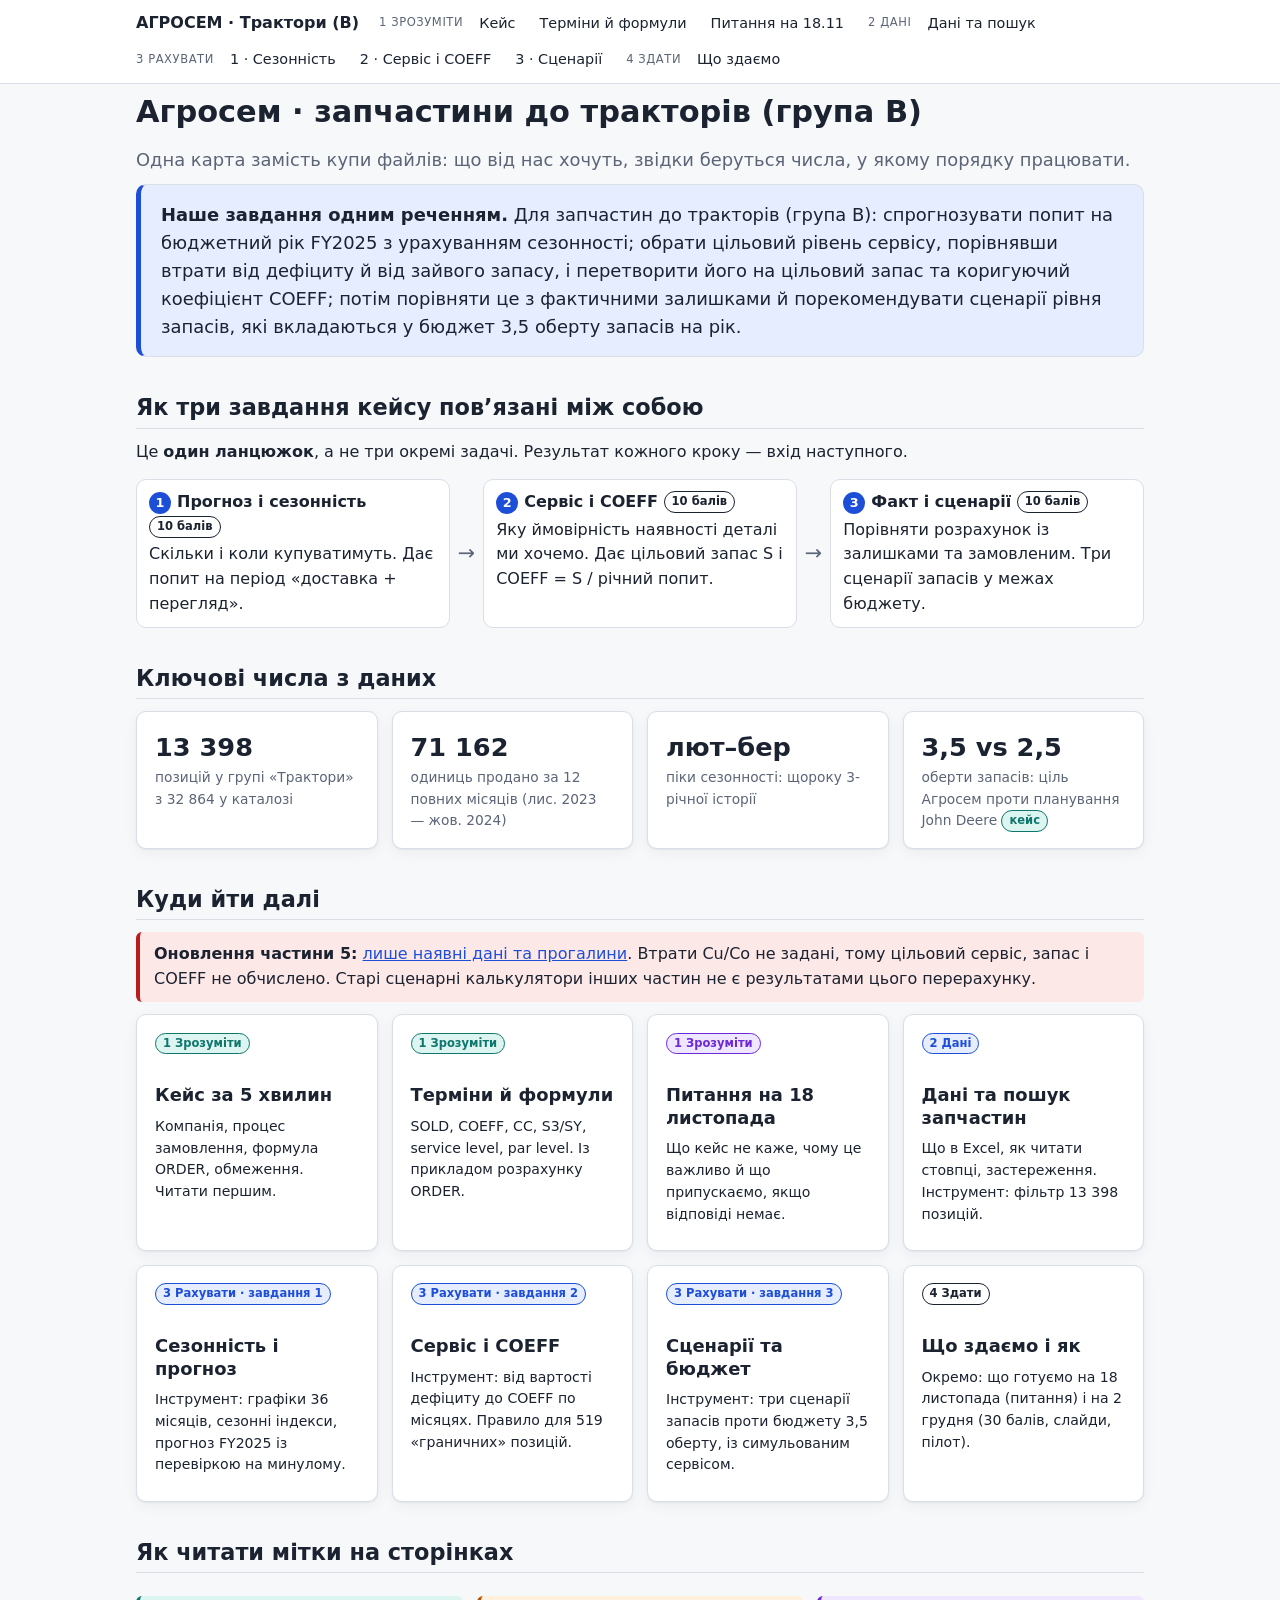
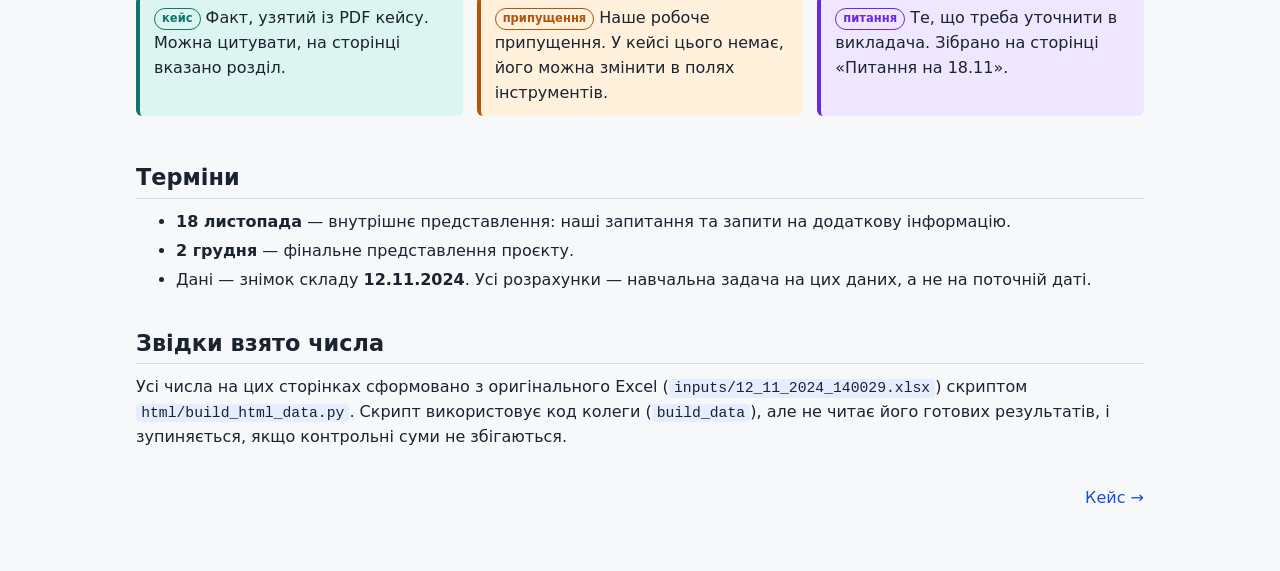
<file: html/index.html>
<!doctype html>
<html lang="uk">
<head>
<meta charset="utf-8">
<meta name="viewport" content="width=device-width, initial-scale=1">
<title>Агросем: карта проєкту</title>
<link rel="stylesheet" href="assets/style.css">
</head>
<body data-page="index">
<div id="top"></div>
<main class="wrap">

<h1>Агросем · запчастини до тракторів (група B)</h1>
<p class="lead">Одна карта замість купи файлів: що від нас хочуть, звідки беруться числа, у якому порядку працювати.</p>

<div class="hero">
  <b>Наше завдання одним реченням.</b>
  Для запчастин до тракторів (група B): спрогнозувати попит на бюджетний рік FY2025 з урахуванням сезонності;
  обрати цільовий рівень сервісу, порівнявши втрати від дефіциту й від зайвого запасу, і перетворити його на
  цільовий запас та коригуючий коефіцієнт COEFF; потім порівняти це з фактичними залишками й порекомендувати
  сценарії рівня запасів, які вкладаються у бюджет 3,5 оберту запасів на рік.
</div>

<h2>Як три завдання кейсу пов’язані між собою</h2>
<p>Це <b>один ланцюжок</b>, а не три окремі задачі. Результат кожного кроку — вхід наступного.</p>
<div class="chain">
  <div class="step"><b><span class="n">1</span>Прогноз і сезонність <span class="tag pts">10 балів</span></b>Скільки і коли купуватимуть. Дає попит на період «доставка + перегляд».</div>
  <div class="arrow">→</div>
  <div class="step"><b><span class="n">2</span>Сервіс і COEFF <span class="tag pts">10 балів</span></b>Яку ймовірність наявності деталі ми хочемо. Дає цільовий запас S і COEFF = S / річний попит.</div>
  <div class="arrow">→</div>
  <div class="step"><b><span class="n">3</span>Факт і сценарії <span class="tag pts">10 балів</span></b>Порівняти розрахунок із залишками та замовленим. Три сценарії запасів у межах бюджету.</div>
</div>

<h2>Ключові числа з даних</h2>
<div class="grid g4">
  <div class="card kpi"><div class="v" data-sum="sku_n"></div><div class="l">позицій у групі «Трактори» з 32 864 у каталозі</div></div>
  <div class="card kpi"><div class="v" data-sum="sold12_u"></div><div class="l">одиниць продано за 12 повних місяців (лис. 2023 — жов. 2024)</div></div>
  <div class="card kpi"><div class="v">лют–бер</div><div class="l">піки сезонності: щороку 3-річної історії</div></div>
  <div class="card kpi"><div class="v">3,5 vs 2,5</div><div class="l">оберти запасів: ціль Агросем проти планування John Deere <span class="tag given">кейс</span></div></div>
</div>

<h2>Куди йти далі</h2>
<div class="callout warn"><b>Оновлення частини 5:</b> <a href="3b_service_coeff.html">лише наявні дані та прогалини</a>.
Втрати Cu/Co не задані, тому цільовий сервіс, запас і COEFF не обчислено. Старі сценарні калькулятори інших частин не є результатами цього перерахунку.</div>
<div class="grid g3">
  <a class="card" href="1_case.html"><span class="tag given">1 Зрозуміти</span><h3>Кейс за 5 хвилин</h3>
    <p class="small">Компанія, процес замовлення, формула ORDER, обмеження. Читати першим.</p></a>
  <a class="card" href="1_glossary.html"><span class="tag given">1 Зрозуміти</span><h3>Терміни й формули</h3>
    <p class="small">SOLD, COEFF, CC, S3/SY, service level, par level. Із прикладом розрахунку ORDER.</p></a>
  <a class="card" href="1_questions.html"><span class="tag ask">1 Зрозуміти</span><h3>Питання на 18 листопада</h3>
    <p class="small">Що кейс не каже, чому це важливо й що припускаємо, якщо відповіді немає.</p></a>
  <a class="card" href="2_data.html"><span class="tag data">2 Дані</span><h3>Дані та пошук запчастин</h3>
    <p class="small">Що в Excel, як читати стовпці, застереження. Інструмент: фільтр 13 398 позицій.</p></a>
  <a class="card" href="3a_seasonality.html"><span class="tag data">3 Рахувати · завдання 1</span><h3>Сезонність і прогноз</h3>
    <p class="small">Інструмент: графіки 36 місяців, сезонні індекси, прогноз FY2025 із перевіркою на минулому.</p></a>
  <a class="card" href="3b_service_coeff.html"><span class="tag data">3 Рахувати · завдання 2</span><h3>Сервіс і COEFF</h3>
    <p class="small">Інструмент: від вартості дефіциту до COEFF по місяцях. Правило для 519 «граничних» позицій.</p></a>
  <a class="card" href="3c_scenarios.html"><span class="tag data">3 Рахувати · завдання 3</span><h3>Сценарії та бюджет</h3>
    <p class="small">Інструмент: три сценарії запасів проти бюджету 3,5 оберту, із симульованим сервісом.</p></a>
  <a class="card" href="4_deliverables.html"><span class="tag pts">4 Здати</span><h3>Що здаємо і як</h3>
    <p class="small">Окремо: що готуємо на 18 листопада (питання) і на 2 грудня (30 балів, слайди, пілот).</p></a>
</div>

<h2>Як читати мітки на сторінках</h2>
<div class="grid g3">
  <div class="callout given"><span class="tag given">кейс</span> Факт, узятий із PDF кейсу. Можна цитувати, на сторінці вказано розділ.</div>
  <div class="callout assume"><span class="tag assume">припущення</span> Наше робоче припущення. У кейсі цього немає, його можна змінити в полях інструментів.</div>
  <div class="callout ask"><span class="tag ask">питання</span> Те, що треба уточнити в викладача. Зібрано на сторінці «Питання на 18.11».</div>
</div>

<h2>Терміни</h2>
<ul>
  <li><b>18 листопада</b> — внутрішнє представлення: наші запитання та запити на додаткову інформацію.</li>
  <li><b>2 грудня</b> — фінальне представлення проєкту.</li>
  <li>Дані — знімок складу <b>12.11.2024</b>. Усі розрахунки — навчальна задача на цих даних, а не на поточній даті.</li>
</ul>

<h2>Звідки взято числа</h2>
<p>Усі числа на цих сторінках сформовано з оригінального Excel (<code>inputs/12_11_2024_140029.xlsx</code>)
  скриптом <code>html/build_html_data.py</code>. Скрипт використовує код колеги (<code>build_data</code>), але не читає його готових
  результатів, і зупиняється, якщо контрольні суми не збігаються.</p>

<div id="pager"></div>
</main>
<script src="data/summary.js"></script>
<script src="assets/common.js"></script>
</body>
</html>
</file>
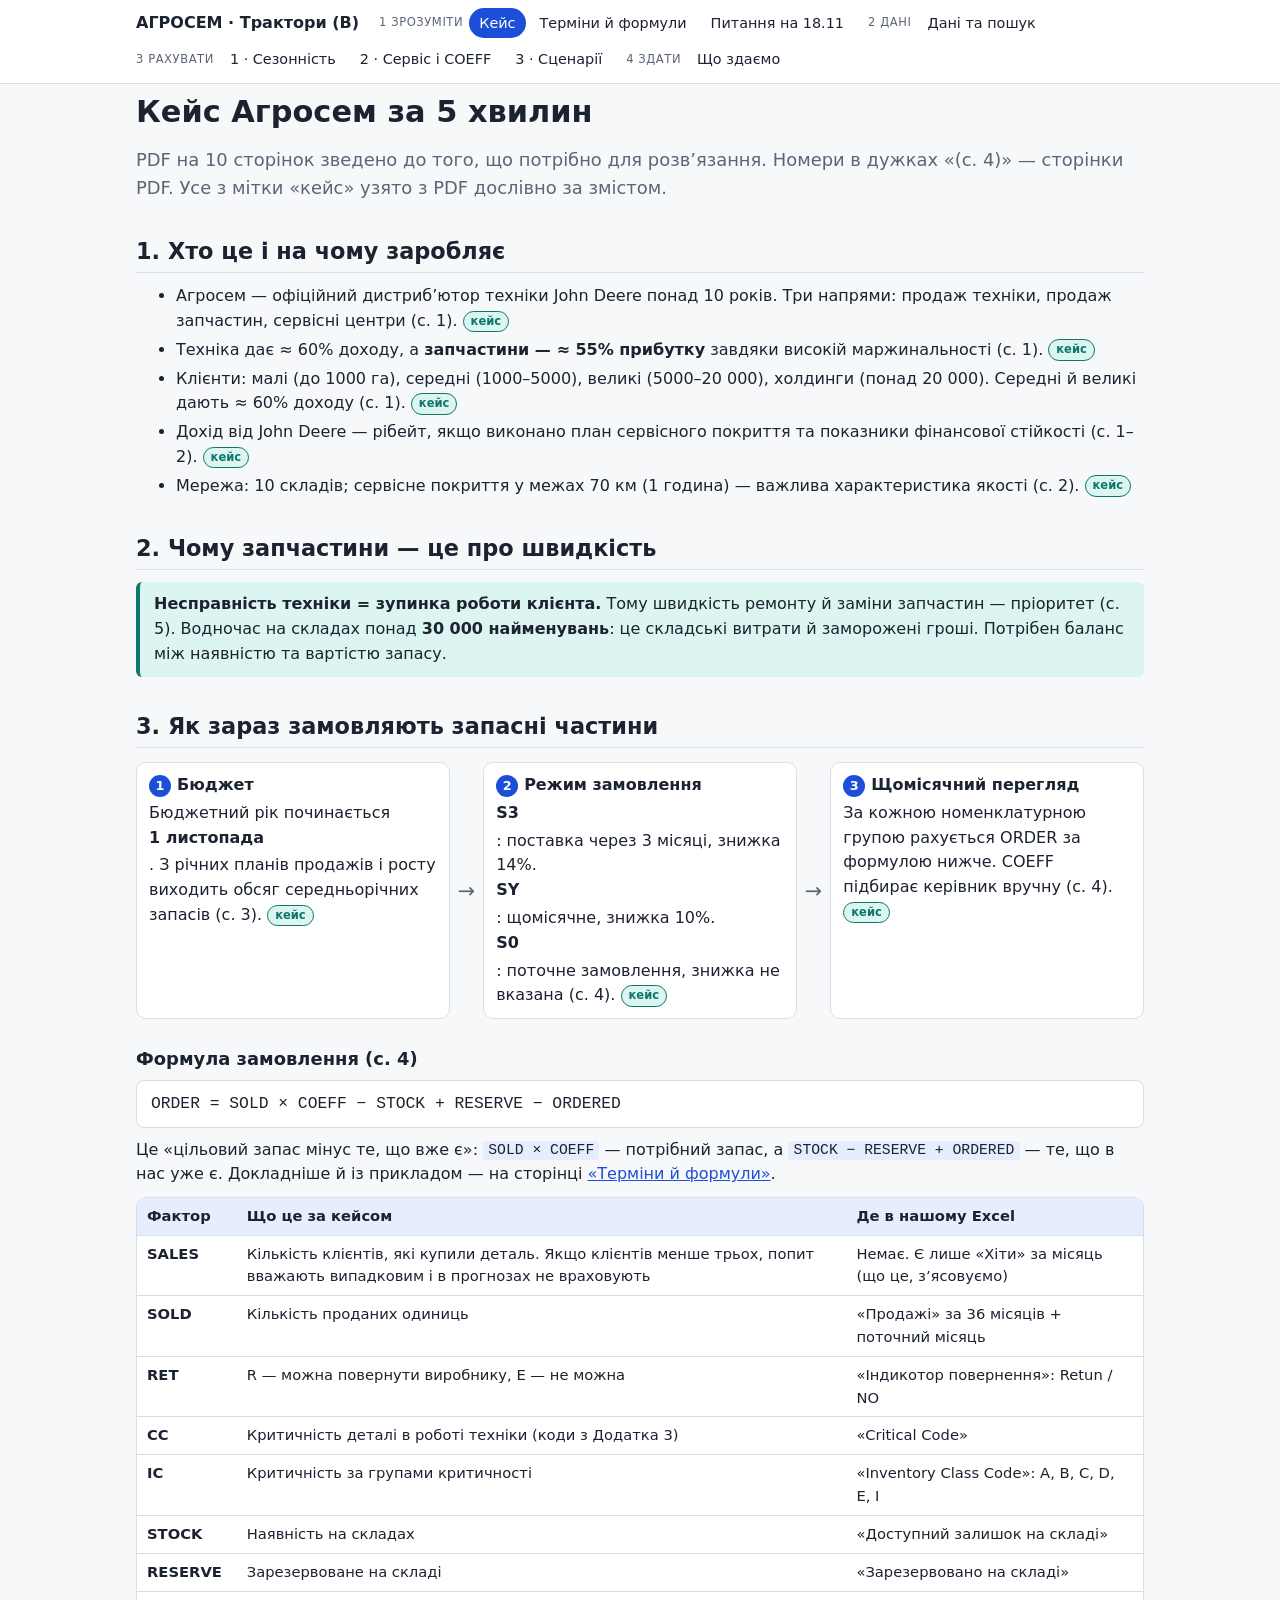
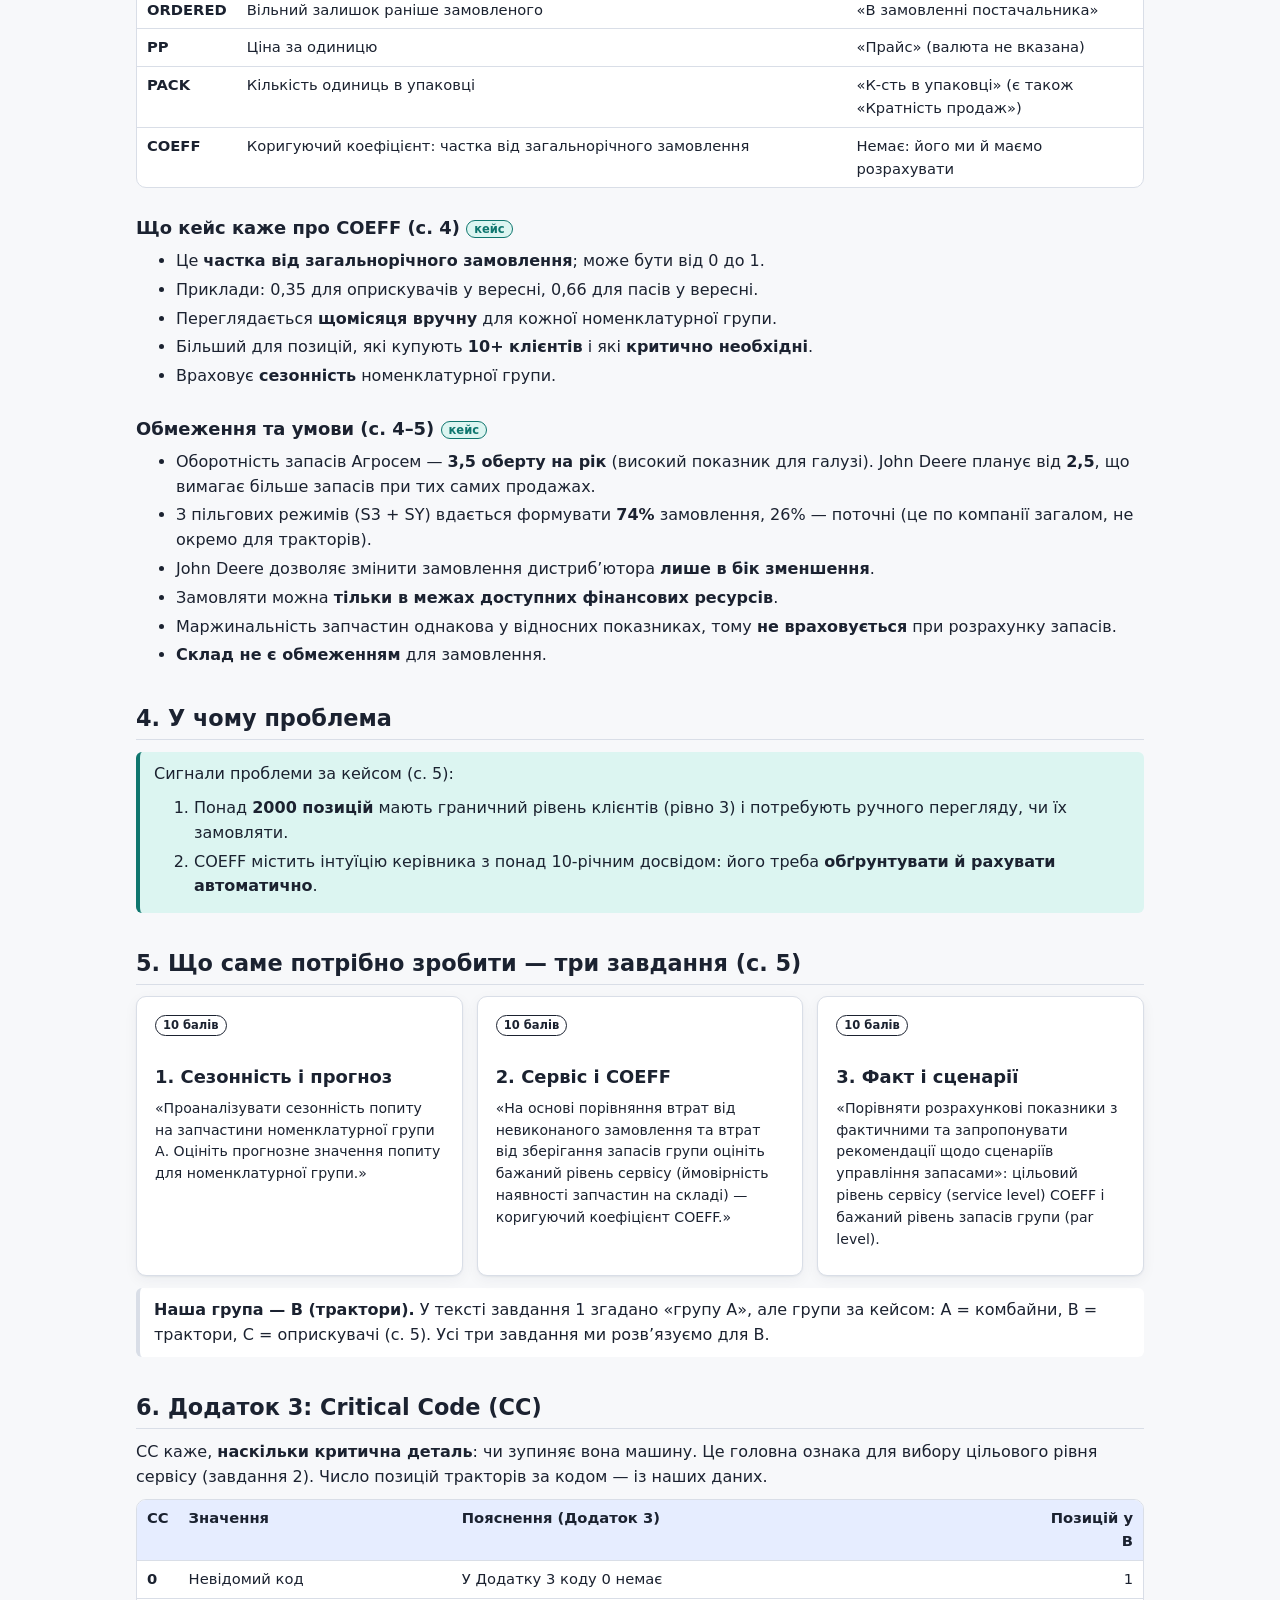
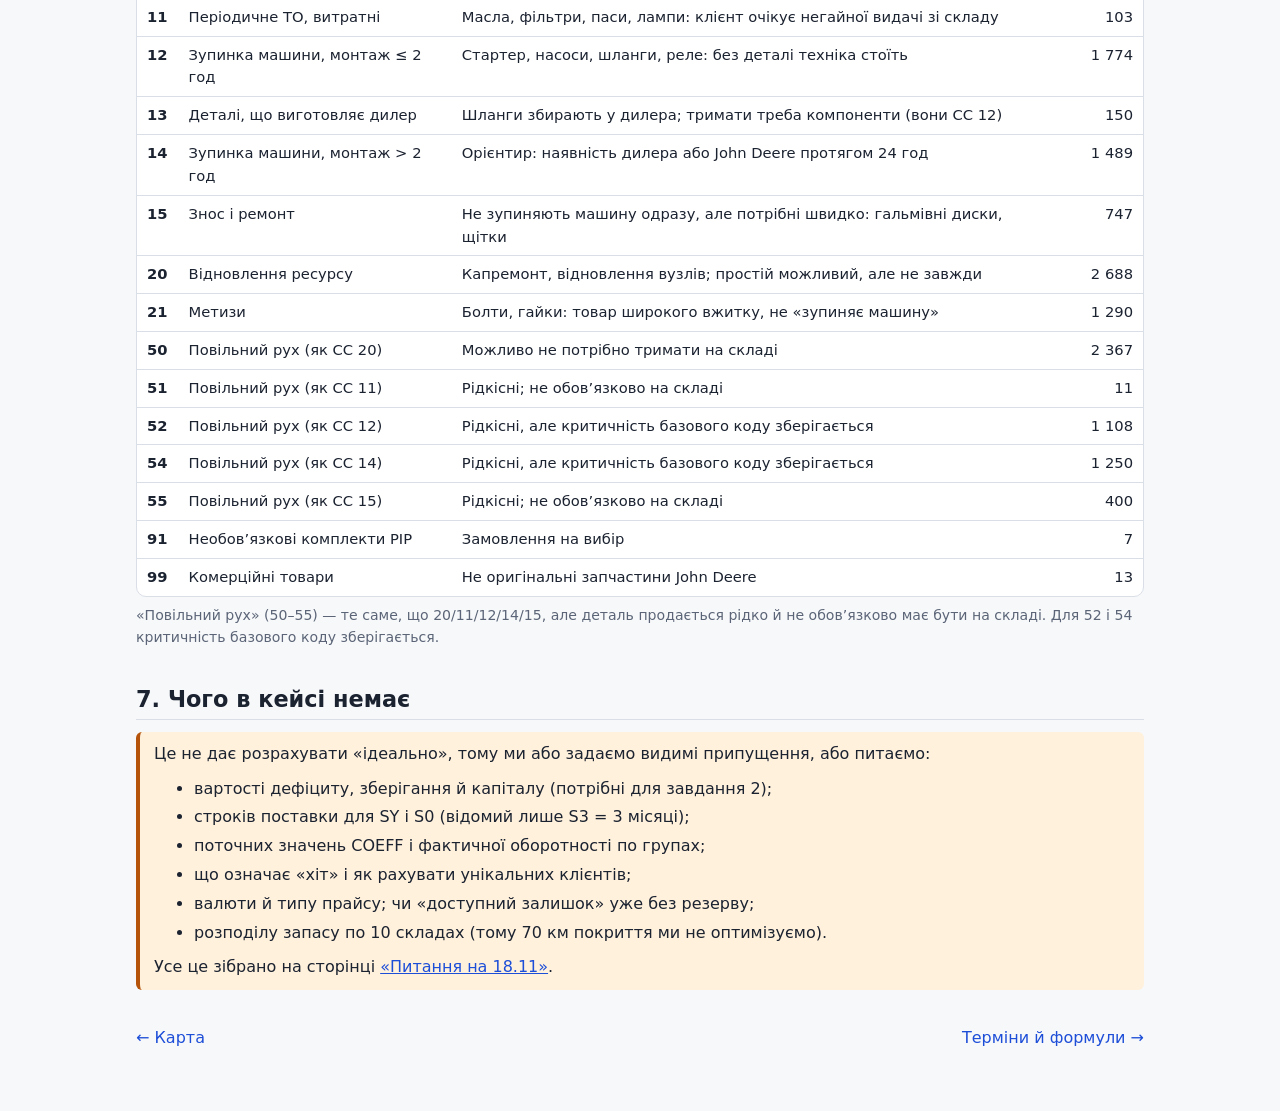
<file: html/1_case.html>
<!doctype html>
<html lang="uk">
<head>
<meta charset="utf-8">
<meta name="viewport" content="width=device-width, initial-scale=1">
<title>Кейс Агросем за 5 хвилин</title>
<link rel="stylesheet" href="assets/style.css">
</head>
<body data-page="case">
<div id="top"></div>
<main class="wrap">

<h1>Кейс Агросем за 5 хвилин</h1>
<p class="lead">PDF на 10 сторінок зведено до того, що потрібно для розв’язання. Номери в дужках «(с. 4)» — сторінки PDF. Усе з мітки «кейс» узято з PDF дослівно за змістом.</p>

<h2>1. Хто це і на чому заробляє</h2>
<ul>
  <li>Агросем — офіційний дистриб’ютор техніки John Deere понад 10 років. Три напрями: продаж техніки, продаж запчастин, сервісні центри (с. 1). <span class="tag given">кейс</span></li>
  <li>Техніка дає ≈ 60% доходу, а <b>запчастини — ≈ 55% прибутку</b> завдяки високій маржинальності (с. 1). <span class="tag given">кейс</span></li>
  <li>Клієнти: малі (до 1000 га), середні (1000–5000), великі (5000–20 000), холдинги (понад 20 000). Середні й великі дають ≈ 60% доходу (с. 1). <span class="tag given">кейс</span></li>
  <li>Дохід від John Deere — рібейт, якщо виконано план сервісного покриття та показники фінансової стійкості (с. 1–2). <span class="tag given">кейс</span></li>
  <li>Мережа: 10 складів; сервісне покриття у межах 70 км (1 година) — важлива характеристика якості (с. 2). <span class="tag given">кейс</span></li>
</ul>

<h2>2. Чому запчастини — це про швидкість</h2>
<div class="callout given">
  <p><b>Несправність техніки = зупинка роботи клієнта.</b> Тому швидкість ремонту й заміни запчастин — пріоритет (с. 5).
  Водночас на складах понад <b>30 000 найменувань</b>: це складські витрати й заморожені гроші. Потрібен баланс між наявністю та вартістю запасу.</p>
</div>

<h2>3. Як зараз замовляють запасні частини</h2>
<div class="chain">
  <div class="step"><b><span class="n">1</span>Бюджет</b>Бюджетний рік починається <b>1 листопада</b>. З річних планів продажів і росту виходить обсяг середньорічних запасів (с. 3). <span class="tag given">кейс</span></div>
  <div class="arrow">→</div>
  <div class="step"><b><span class="n">2</span>Режим замовлення</b><b>S3</b>: поставка через 3 місяці, знижка 14%. <b>SY</b>: щомісячне, знижка 10%. <b>S0</b>: поточне замовлення, знижка не вказана (с. 4). <span class="tag given">кейс</span></div>
  <div class="arrow">→</div>
  <div class="step"><b><span class="n">3</span>Щомісячний перегляд</b>За кожною номенклатурною групою рахується ORDER за формулою нижче. COEFF підбирає керівник вручну (с. 4). <span class="tag given">кейс</span></div>
</div>

<h3>Формула замовлення (с. 4)</h3>
<div class="formula">ORDER = SOLD × COEFF − STOCK + RESERVE − ORDERED</div>
<p>Це «цільовий запас мінус те, що вже є»: <code>SOLD × COEFF</code> — потрібний запас, а <code>STOCK − RESERVE + ORDERED</code> — те, що в нас уже є.
Докладніше й із прикладом — на сторінці <a href="1_glossary.html">«Терміни й формули»</a>.</p>

<div class="tbl-wrap"><table>
<thead><tr><th>Фактор</th><th>Що це за кейсом</th><th>Де в нашому Excel</th></tr></thead>
<tbody>
<tr><td><b>SALES</b></td><td>Кількість клієнтів, які купили деталь. Якщо клієнтів менше трьох, попит вважають випадковим і в прогнозах не враховують</td><td>Немає. Є лише «Хіти» за місяць (що це, з’ясовуємо)</td></tr>
<tr><td><b>SOLD</b></td><td>Кількість проданих одиниць</td><td>«Продажі» за 36 місяців + поточний місяць</td></tr>
<tr><td><b>RET</b></td><td>R — можна повернути виробнику, E — не можна</td><td>«Індикотор повернення»: Retun / NO</td></tr>
<tr><td><b>CC</b></td><td>Критичність деталі в роботі техніки (коди з Додатка 3)</td><td>«Critical Code»</td></tr>
<tr><td><b>IC</b></td><td>Критичність за групами критичності</td><td>«Inventory Class Code»: A, B, C, D, E, I</td></tr>
<tr><td><b>STOCK</b></td><td>Наявність на складах</td><td>«Доступний залишок на складі»</td></tr>
<tr><td><b>RESERVE</b></td><td>Зарезервоване на складі</td><td>«Зарезервовано на складі»</td></tr>
<tr><td><b>ORDERED</b></td><td>Вільний залишок раніше замовленого</td><td>«В замовленні постачальника»</td></tr>
<tr><td><b>PP</b></td><td>Ціна за одиницю</td><td>«Прайс» (валюта не вказана)</td></tr>
<tr><td><b>PACK</b></td><td>Кількість одиниць в упаковці</td><td>«К-сть в упаковці» (є також «Кратність продаж»)</td></tr>
<tr><td><b>COEFF</b></td><td>Коригуючий коефіцієнт: частка від загальнорічного замовлення</td><td>Немає: його ми й маємо розрахувати</td></tr>
</tbody></table></div>

<h3>Що кейс каже про COEFF (с. 4) <span class="tag given">кейс</span></h3>
<ul>
  <li>Це <b>частка від загальнорічного замовлення</b>; може бути від 0 до 1.</li>
  <li>Приклади: 0,35 для оприскувачів у вересні, 0,66 для пасів у вересні.</li>
  <li>Переглядається <b>щомісяця вручну</b> для кожної номенклатурної групи.</li>
  <li>Більший для позицій, які купують <b>10+ клієнтів</b> і які <b>критично необхідні</b>.</li>
  <li>Враховує <b>сезонність</b> номенклатурної групи.</li>
</ul>

<h3>Обмеження та умови (с. 4–5) <span class="tag given">кейс</span></h3>
<ul>
  <li>Оборотність запасів Агросем — <b>3,5 оберту на рік</b> (високий показник для галузі). John Deere планує від <b>2,5</b>, що вимагає більше запасів при тих самих продажах.</li>
  <li>З пільгових режимів (S3 + SY) вдається формувати <b>74%</b> замовлення, 26% — поточні (це по компанії загалом, не окремо для тракторів).</li>
  <li>John Deere дозволяє змінити замовлення дистриб’ютора <b>лише в бік зменшення</b>.</li>
  <li>Замовляти можна <b>тільки в межах доступних фінансових ресурсів</b>.</li>
  <li>Маржинальність запчастин однакова у відносних показниках, тому <b>не враховується</b> при розрахунку запасів.</li>
  <li><b>Склад не є обмеженням</b> для замовлення.</li>
</ul>

<h2>4. У чому проблема</h2>
<div class="callout given">
  <p>Сигнали проблеми за кейсом (с. 5):</p>
  <ol>
    <li>Понад <b>2000 позицій</b> мають граничний рівень клієнтів (рівно 3) і потребують ручного перегляду, чи їх замовляти.</li>
    <li>COEFF містить інтуїцію керівника з понад 10-річним досвідом: його треба <b>обґрунтувати й рахувати автоматично</b>.</li>
  </ol>
</div>

<h2>5. Що саме потрібно зробити — три завдання (с. 5)</h2>
<div class="grid g3">
  <div class="card"><span class="tag pts">10 балів</span><h3>1. Сезонність і прогноз</h3>
    <p class="small">«Проаналізувати сезонність попиту на запчастини номенклатурної групи А. Оцініть прогнозне значення попиту для номенклатурної групи.»</p></div>
  <div class="card"><span class="tag pts">10 балів</span><h3>2. Сервіс і COEFF</h3>
    <p class="small">«На основі порівняння втрат від невиконаного замовлення та втрат від зберігання запасів групи оцініть бажаний рівень сервісу (ймовірність наявності запчастин на складі) — коригуючий коефіцієнт COEFF.»</p></div>
  <div class="card"><span class="tag pts">10 балів</span><h3>3. Факт і сценарії</h3>
    <p class="small">«Порівняти розрахункові показники з фактичними та запропонувати рекомендації щодо сценаріїв управління запасами»: цільовий рівень сервісу (service level) COEFF і бажаний рівень запасів групи (par level).</p></div>
</div>

<div class="callout">
  <p><b>Наша група — B (трактори).</b> У тексті завдання 1 згадано «групу А», але групи за кейсом: А = комбайни, B = трактори, C = оприскувачі (с. 5). Усі три завдання ми розв’язуємо для B.</p>
</div>

<h2>6. Додаток 3: Critical Code (CC)</h2>
<p>CC каже, <b>наскільки критична деталь</b>: чи зупиняє вона машину. Це головна ознака для вибору цільового рівня сервісу (завдання 2). Число позицій тракторів за кодом — із наших даних.</p>
<div class="tbl-wrap"><table id="cc-table">
<thead><tr><th>CC</th><th>Значення</th><th>Пояснення (Додаток 3)</th><th class="num">Позицій у B</th></tr></thead>
<tbody></tbody></table></div>
<p class="small muted">«Повільний рух» (50–55) — те саме, що 20/11/12/14/15, але деталь продається рідко й не обов’язково має бути на складі. Для 52 і 54 критичність базового коду зберігається.</p>

<h2>7. Чого в кейсі немає</h2>
<div class="callout assume">
  <p>Це не дає розрахувати «ідеально», тому ми або задаємо видимі припущення, або питаємо:</p>
  <ul>
    <li>вартості дефіциту, зберігання й капіталу (потрібні для завдання 2);</li>
    <li>строків поставки для SY і S0 (відомий лише S3 = 3 місяці);</li>
    <li>поточних значень COEFF і фактичної оборотності по групах;</li>
    <li>що означає «хіт» і як рахувати унікальних клієнтів;</li>
    <li>валюти й типу прайсу; чи «доступний залишок» уже без резерву;</li>
    <li>розподілу запасу по 10 складах (тому 70 км покриття ми не оптимізуємо).</li>
  </ul>
  <p>Усе це зібрано на сторінці <a href="1_questions.html">«Питання на 18.11»</a>.</p>
</div>

<div id="pager"></div>
</main>
<script src="data/summary.js"></script>
<script src="assets/common.js"></script>
<script>
(function () {
  var S = window.AGRO.summary, tb = document.querySelector('#cc-table tbody'), h = '';
  Object.keys(U.CC).forEach(function (k) {
    var n = S.cc_counts[k]; if (n == null) return;
    h += '<tr><td><b>' + k + '</b></td><td>' + U.esc(U.CC[k][0]) + '</td><td>' + U.esc(U.CC[k][1]) + '</td><td class="num">' + U.fmtInt(n) + '</td></tr>';
  });
  tb.innerHTML = h;
})();
</script>
</body>
</html>
</file>
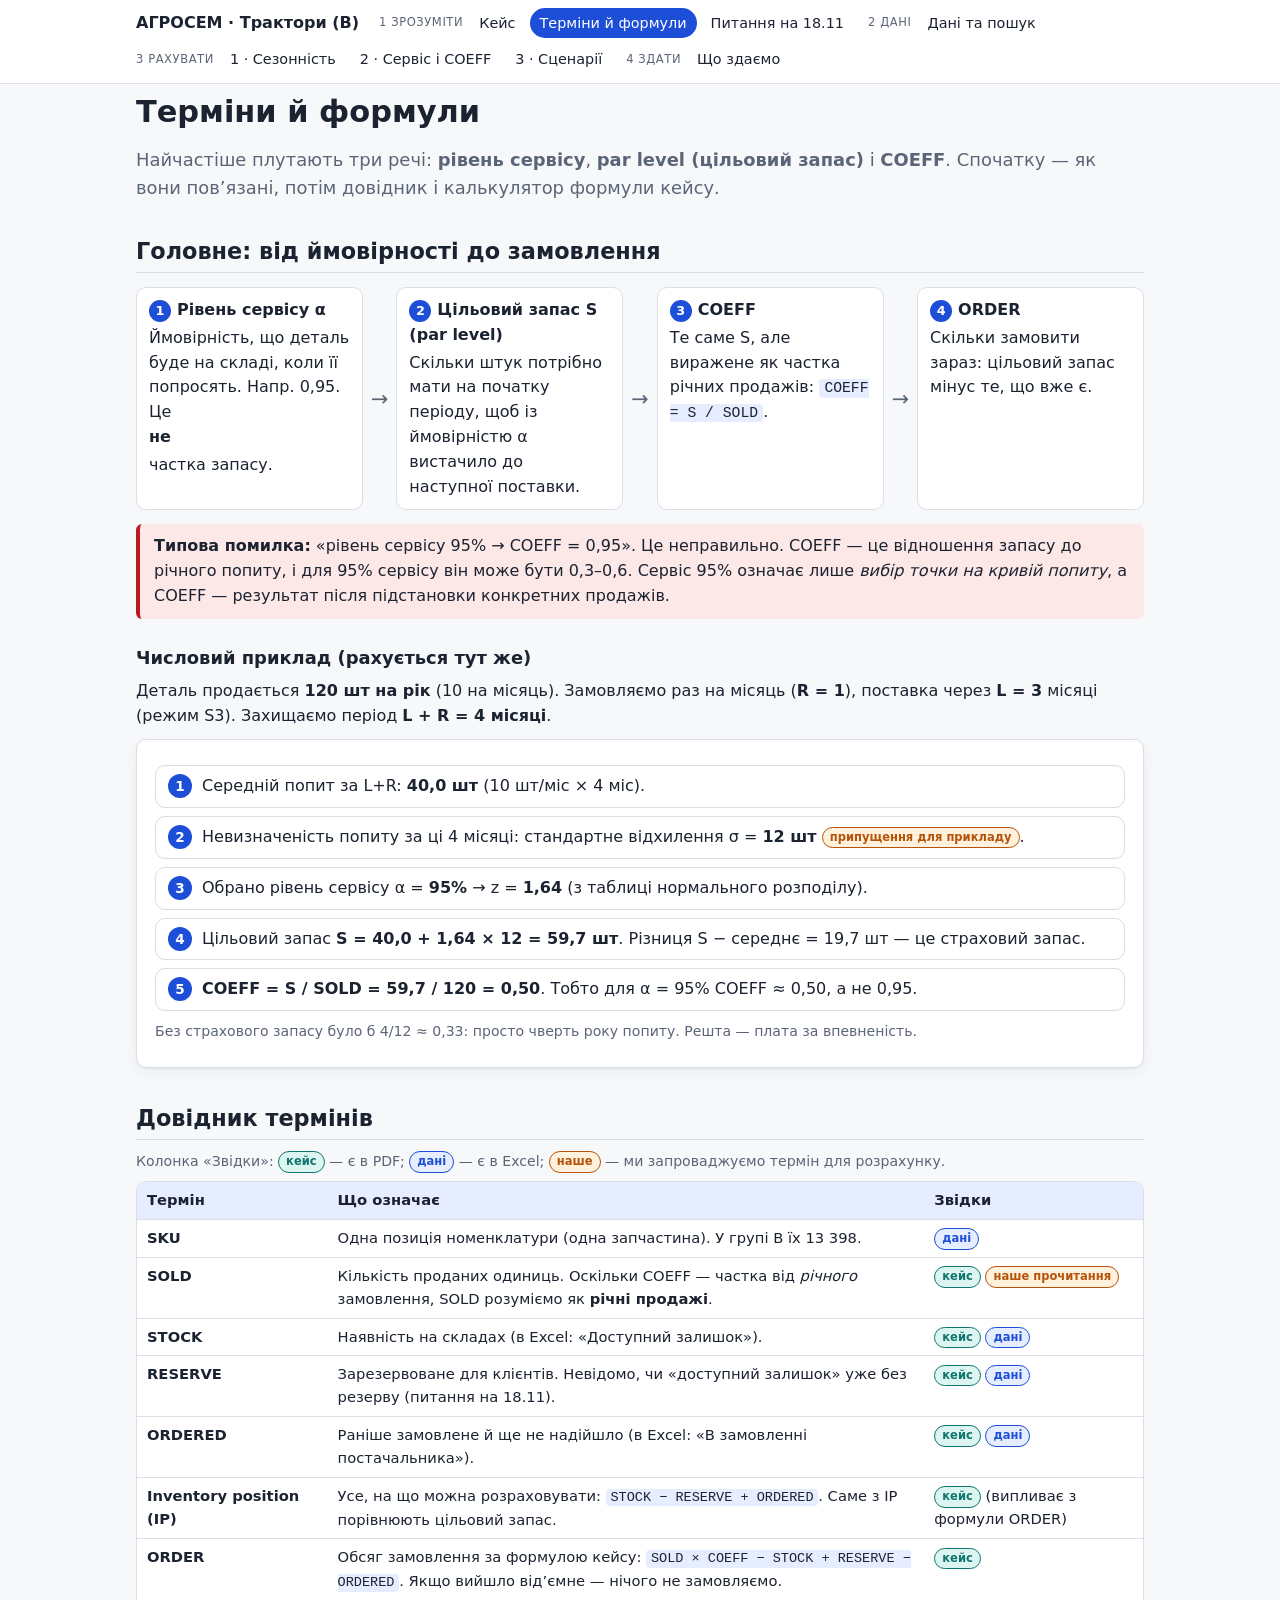
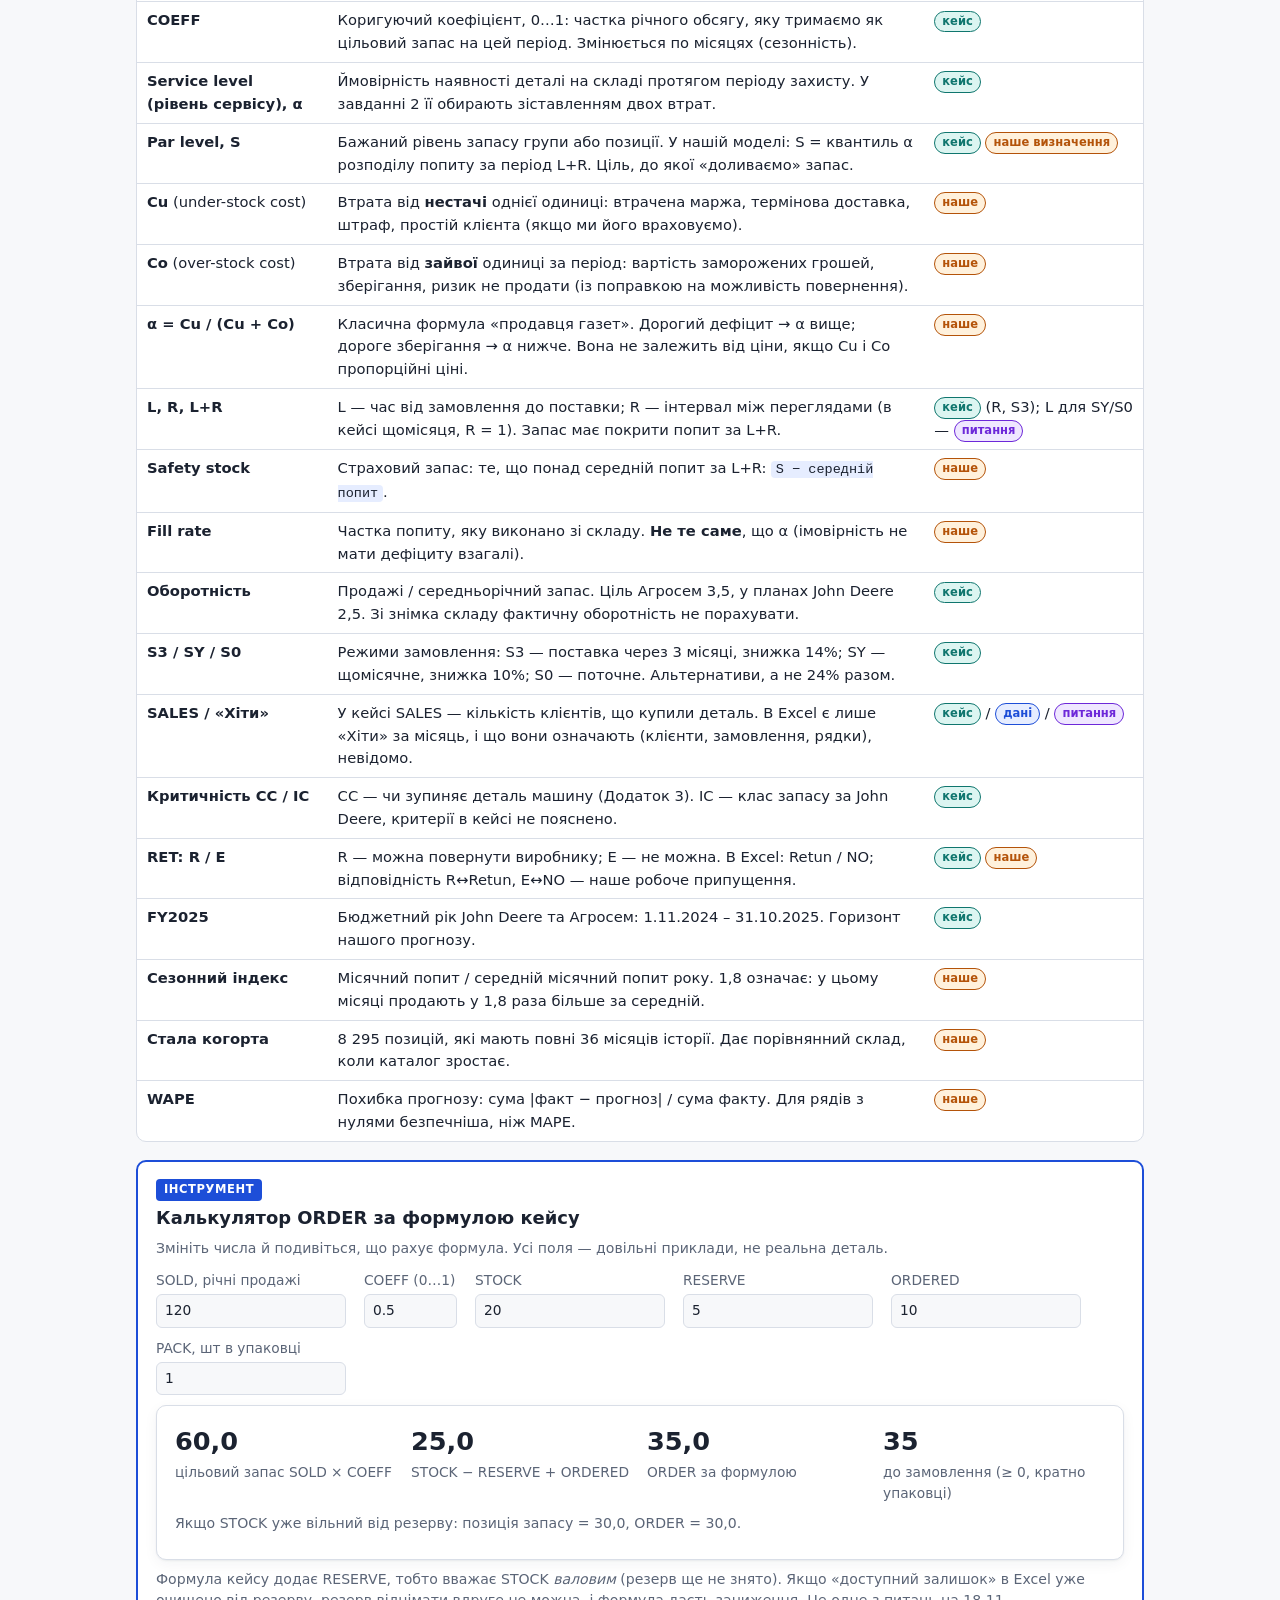
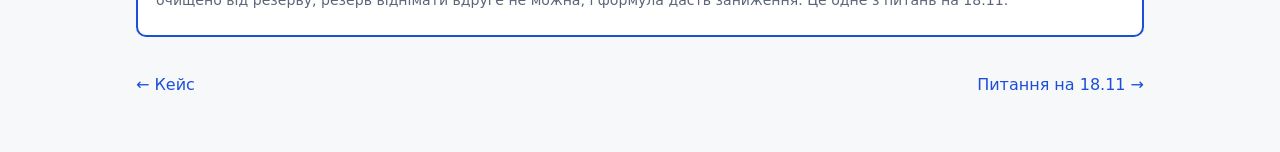
<file: html/1_glossary.html>
<!doctype html>
<html lang="uk">
<head>
<meta charset="utf-8">
<meta name="viewport" content="width=device-width, initial-scale=1">
<title>Терміни й формули</title>
<link rel="stylesheet" href="assets/style.css">
</head>
<body data-page="glossary">
<div id="top"></div>
<main class="wrap">

<h1>Терміни й формули</h1>
<p class="lead">Найчастіше плутають три речі: <b>рівень сервісу</b>, <b>par level (цільовий запас)</b> і <b>COEFF</b>. Спочатку — як вони пов’язані, потім довідник і калькулятор формули кейсу.</p>

<h2>Головне: від ймовірності до замовлення</h2>
<div class="chain">
  <div class="step"><b><span class="n">1</span>Рівень сервісу α</b>Ймовірність, що деталь буде на складі, коли її попросять. Напр. 0,95. Це <b>не</b> частка запасу.</div>
  <div class="arrow">→</div>
  <div class="step"><b><span class="n">2</span>Цільовий запас S (par level)</b>Скільки штук потрібно мати на початку періоду, щоб із ймовірністю α вистачило до наступної поставки.</div>
  <div class="arrow">→</div>
  <div class="step"><b><span class="n">3</span>COEFF</b>Те саме S, але виражене як частка річних продажів: <code>COEFF = S / SOLD</code>.</div>
  <div class="arrow">→</div>
  <div class="step"><b><span class="n">4</span>ORDER</b>Скільки замовити зараз: цільовий запас мінус те, що вже є.</div>
</div>
<div class="callout warn">
  <p><b>Типова помилка:</b> «рівень сервісу 95% → COEFF = 0,95». Це неправильно. COEFF — це відношення запасу до річного попиту, і для 95% сервісу він може бути 0,3–0,6. Сервіс 95% означає лише <i>вибір точки на кривій попиту</i>, а COEFF — результат після підстановки конкретних продажів.</p>
</div>

<h3>Числовий приклад (рахується тут же)</h3>
<p>Деталь продається <b>120 шт на рік</b> (10 на місяць). Замовляємо раз на місяць (<b>R = 1</b>), поставка через <b>L = 3</b> місяці (режим S3). Захищаємо період <b>L + R = 4 місяці</b>.</p>
<div id="worked" class="card"></div>

<h2>Довідник термінів</h2>
<p class="small muted">Колонка «Звідки»: <span class="tag given">кейс</span> — є в PDF; <span class="tag data">дані</span> — є в Excel; <span class="tag assume">наше</span> — ми запроваджуємо термін для розрахунку.</p>
<div class="tbl-wrap"><table>
<thead><tr><th>Термін</th><th>Що означає</th><th>Звідки</th></tr></thead>
<tbody>
<tr><td><b>SKU</b></td><td>Одна позиція номенклатури (одна запчастина). У групі B їх 13 398.</td><td><span class="tag data">дані</span></td></tr>
<tr><td><b>SOLD</b></td><td>Кількість проданих одиниць. Оскільки COEFF — частка від <i>річного</i> замовлення, SOLD розуміємо як <b>річні продажі</b>.</td><td><span class="tag given">кейс</span> <span class="tag assume">наше прочитання</span></td></tr>
<tr><td><b>STOCK</b></td><td>Наявність на складах (в Excel: «Доступний залишок»).</td><td><span class="tag given">кейс</span> <span class="tag data">дані</span></td></tr>
<tr><td><b>RESERVE</b></td><td>Зарезервоване для клієнтів. Невідомо, чи «доступний залишок» уже без резерву (питання на 18.11).</td><td><span class="tag given">кейс</span> <span class="tag data">дані</span></td></tr>
<tr><td><b>ORDERED</b></td><td>Раніше замовлене й ще не надійшло (в Excel: «В замовленні постачальника»).</td><td><span class="tag given">кейс</span> <span class="tag data">дані</span></td></tr>
<tr><td><b>Inventory position (IP)</b></td><td>Усе, на що можна розраховувати: <code>STOCK − RESERVE + ORDERED</code>. Саме з IP порівнюють цільовий запас.</td><td><span class="tag given">кейс</span> (випливає з формули ORDER)</td></tr>
<tr><td><b>ORDER</b></td><td>Обсяг замовлення за формулою кейсу: <code>SOLD × COEFF − STOCK + RESERVE − ORDERED</code>. Якщо вийшло від’ємне — нічого не замовляємо.</td><td><span class="tag given">кейс</span></td></tr>
<tr><td><b>COEFF</b></td><td>Коригуючий коефіцієнт, 0…1: частка річного обсягу, яку тримаємо як цільовий запас на цей період. Змінюється по місяцях (сезонність).</td><td><span class="tag given">кейс</span></td></tr>
<tr><td><b>Service level (рівень сервісу), α</b></td><td>Ймовірність наявності деталі на складі протягом періоду захисту. У завданні 2 її обирають зіставленням двох втрат.</td><td><span class="tag given">кейс</span></td></tr>
<tr><td><b>Par level, S</b></td><td>Бажаний рівень запасу групи або позиції. У нашій моделі: S = квантиль α розподілу попиту за період L+R. Ціль, до якої «доливаємо» запас.</td><td><span class="tag given">кейс</span> <span class="tag assume">наше визначення</span></td></tr>
<tr><td><b>Cu</b> (under-stock cost)</td><td>Втрата від <b>нестачі</b> однієї одиниці: втрачена маржа, термінова доставка, штраф, простій клієнта (якщо ми його враховуємо).</td><td><span class="tag assume">наше</span></td></tr>
<tr><td><b>Co</b> (over-stock cost)</td><td>Втрата від <b>зайвої</b> одиниці за період: вартість заморожених грошей, зберігання, ризик не продати (із поправкою на можливість повернення).</td><td><span class="tag assume">наше</span></td></tr>
<tr><td><b>α = Cu / (Cu + Co)</b></td><td>Класична формула «продавця газет». Дорогий дефіцит → α вище; дороге зберігання → α нижче. Вона не залежить від ціни, якщо Cu і Co пропорційні ціні.</td><td><span class="tag assume">наше</span></td></tr>
<tr><td><b>L, R, L+R</b></td><td>L — час від замовлення до поставки; R — інтервал між переглядами (в кейсі щомісяця, R = 1). Запас має покрити попит за L+R.</td><td><span class="tag given">кейс</span> (R, S3); L для SY/S0 — <span class="tag ask">питання</span></td></tr>
<tr><td><b>Safety stock</b></td><td>Страховий запас: те, що понад середній попит за L+R: <code>S − середній попит</code>.</td><td><span class="tag assume">наше</span></td></tr>
<tr><td><b>Fill rate</b></td><td>Частка попиту, яку виконано зі складу. <b>Не те саме</b>, що α (імовірність не мати дефіциту взагалі).</td><td><span class="tag assume">наше</span></td></tr>
<tr><td><b>Оборотність</b></td><td>Продажі / середньорічний запас. Ціль Агросем 3,5, у планах John Deere 2,5. Зі знімка складу фактичну оборотність не порахувати.</td><td><span class="tag given">кейс</span></td></tr>
<tr><td><b>S3 / SY / S0</b></td><td>Режими замовлення: S3 — поставка через 3 місяці, знижка 14%; SY — щомісячне, знижка 10%; S0 — поточне. Альтернативи, а не 24% разом.</td><td><span class="tag given">кейс</span></td></tr>
<tr><td><b>SALES / «Хіти»</b></td><td>У кейсі SALES — кількість клієнтів, що купили деталь. В Excel є лише «Хіти» за місяць, і що вони означають (клієнти, замовлення, рядки), невідомо.</td><td><span class="tag given">кейс</span> / <span class="tag data">дані</span> / <span class="tag ask">питання</span></td></tr>
<tr><td><b>Критичність CC / IC</b></td><td>CC — чи зупиняє деталь машину (Додаток 3). IC — клас запасу за John Deere, критерії в кейсі не пояснено.</td><td><span class="tag given">кейс</span></td></tr>
<tr><td><b>RET: R / E</b></td><td>R — можна повернути виробнику; E — не можна. В Excel: Retun / NO; відповідність R↔Retun, E↔NO — наше робоче припущення.</td><td><span class="tag given">кейс</span> <span class="tag assume">наше</span></td></tr>
<tr><td><b>FY2025</b></td><td>Бюджетний рік John Deere та Агросем: 1.11.2024 – 31.10.2025. Горизонт нашого прогнозу.</td><td><span class="tag given">кейс</span></td></tr>
<tr><td><b>Сезонний індекс</b></td><td>Місячний попит / середній місячний попит року. 1,8 означає: у цьому місяці продають у 1,8 раза більше за середній.</td><td><span class="tag assume">наше</span></td></tr>
<tr><td><b>Стала когорта</b></td><td>8 295 позицій, які мають повні 36 місяців історії. Дає порівнянний склад, коли каталог зростає.</td><td><span class="tag assume">наше</span></td></tr>
<tr><td><b>WAPE</b></td><td>Похибка прогнозу: сума |факт − прогноз| / сума факту. Для рядів з нулями безпечніша, ніж MAPE.</td><td><span class="tag assume">наше</span></td></tr>
</tbody></table></div>

<div class="tool">
  <span class="tool-badge">Інструмент</span>
  <h3>Калькулятор ORDER за формулою кейсу</h3>
  <p class="small muted">Змініть числа й подивіться, що рахує формула. Усі поля — довільні приклади, не реальна деталь.</p>
  <div class="controls">
    <label class="field">SOLD, річні продажі<input id="o-sold" type="number" min="0" value="120"></label>
    <label class="field">COEFF (0…1)<input id="o-coeff" type="number" min="0" max="1" step="0.01" value="0.5"></label>
    <label class="field">STOCK<input id="o-stock" type="number" min="0" value="20"></label>
    <label class="field">RESERVE<input id="o-res" type="number" min="0" value="5"></label>
    <label class="field">ORDERED<input id="o-ord" type="number" min="0" value="10"></label>
    <label class="field">PACK, шт в упаковці<input id="o-pack" type="number" min="1" value="1"></label>
  </div>
  <div id="o-out" class="card"></div>
  <p class="small muted">Формула кейсу додає RESERVE, тобто вважає STOCK <i>валовим</i> (резерв ще не знято). Якщо «доступний залишок» в Excel уже очищено від резерву, резерв віднімати вдруге не можна, і формула дасть заниження. Це одне з питань на 18.11.</p>
</div>

<div id="pager"></div>
</main>
<script src="assets/stats.js"></script>
<script src="assets/common.js"></script>
<script>
(function () {
  /* Числовий приклад */
  var D = 120, L = 3, R = 1, T = L + R, mu = D / 12 * T, sigma = 12, alpha = 0.95;
  var z = Stats.invPhi(alpha), S = mu + z * sigma, coeff = S / D;
  U.el('worked').innerHTML =
    '<ol class="steps-list">' +
    '<li>Середній попит за L+R: <b>' + U.fmt1(mu) + ' шт</b> (10 шт/міс × ' + T + ' міс).</li>' +
    '<li>Невизначеність попиту за ці ' + T + ' місяці: стандартне відхилення σ = <b>' + sigma + ' шт</b> <span class="tag assume">припущення для прикладу</span>.</li>' +
    '<li>Обрано рівень сервісу α = <b>' + U.pct(alpha) + '</b> → z = <b>' + U.fmt2(z) + '</b> (з таблиці нормального розподілу).</li>' +
    '<li>Цільовий запас <b>S = ' + U.fmt1(mu) + ' + ' + U.fmt2(z) + ' × ' + sigma + ' = ' + U.fmt1(S) + ' шт</b>. Різниця S − середнє = ' + U.fmt1(S - mu) + ' шт — це страховий запас.</li>' +
    '<li><b>COEFF = S / SOLD = ' + U.fmt1(S) + ' / ' + D + ' = ' + U.fmt2(coeff) + '</b>. Тобто для α = 95% COEFF ≈ ' + U.fmt2(coeff) + ', а не 0,95.</li>' +
    '</ol>' +
    '<p class="small muted">Без страхового запасу було б 4/12 ≈ 0,33: просто чверть року попиту. Решта — плата за впевненість.</p>';

  /* Калькулятор ORDER */
  function num(id) { var v = parseFloat(U.el(id).value); return isNaN(v) ? 0 : v; }
  function calc() {
    var sold = num('o-sold'), c = Math.min(1, Math.max(0, num('o-coeff'))), st = num('o-stock'), rs = num('o-res'), od = num('o-ord'), pk = Math.max(1, num('o-pack'));
    var target = sold * c, raw = target - st + rs - od, ord = Math.max(0, raw), packed = Math.ceil(ord / pk - 1e-9) * pk;
    var ipFree = st + od, ipGross = st - rs + od;
    var h = '<div class="grid g4">' +
      '<div class="kpi"><div class="v">' + U.fmt1(target) + '</div><div class="l">цільовий запас SOLD × COEFF</div></div>' +
      '<div class="kpi"><div class="v">' + U.fmt1(ipGross) + '</div><div class="l">STOCK − RESERVE + ORDERED</div></div>' +
      '<div class="kpi"><div class="v">' + U.fmt1(raw) + '</div><div class="l">ORDER за формулою</div></div>' +
      '<div class="kpi"><div class="v">' + U.fmtInt(packed) + '</div><div class="l">до замовлення (≥ 0, кратно упаковці)</div></div></div>';
    if (raw < 0) h += '<p class="small">ORDER від’ємний: запасу вже більше, ніж потрібно (надлишок ≈ ' + U.fmt1(-raw) + ' шт). Замовляти нічого не треба; повертати чи ні — окреме рішення, залежить від RET.</p>';
    if (rs > st) h += '<p class="small"><b>Увага:</b> RESERVE більший за STOCK. Це якраз випадок, коли «доступний залишок» імовірно вже без резерву (на 72 позиціях тракторів так і є).</p>';
    h += '<p class="small muted">Якщо STOCK уже вільний від резерву: позиція запасу = ' + U.fmt1(ipFree) + ', ORDER = ' + U.fmt1(Math.max(0, target - ipFree)) + '.</p>';
    U.el('o-out').innerHTML = h;
  }
  ['o-sold', 'o-coeff', 'o-stock', 'o-res', 'o-ord', 'o-pack'].forEach(function (id) { U.el(id).addEventListener('input', calc); });
  calc();
})();
</script>
</body>
</html>
</file>
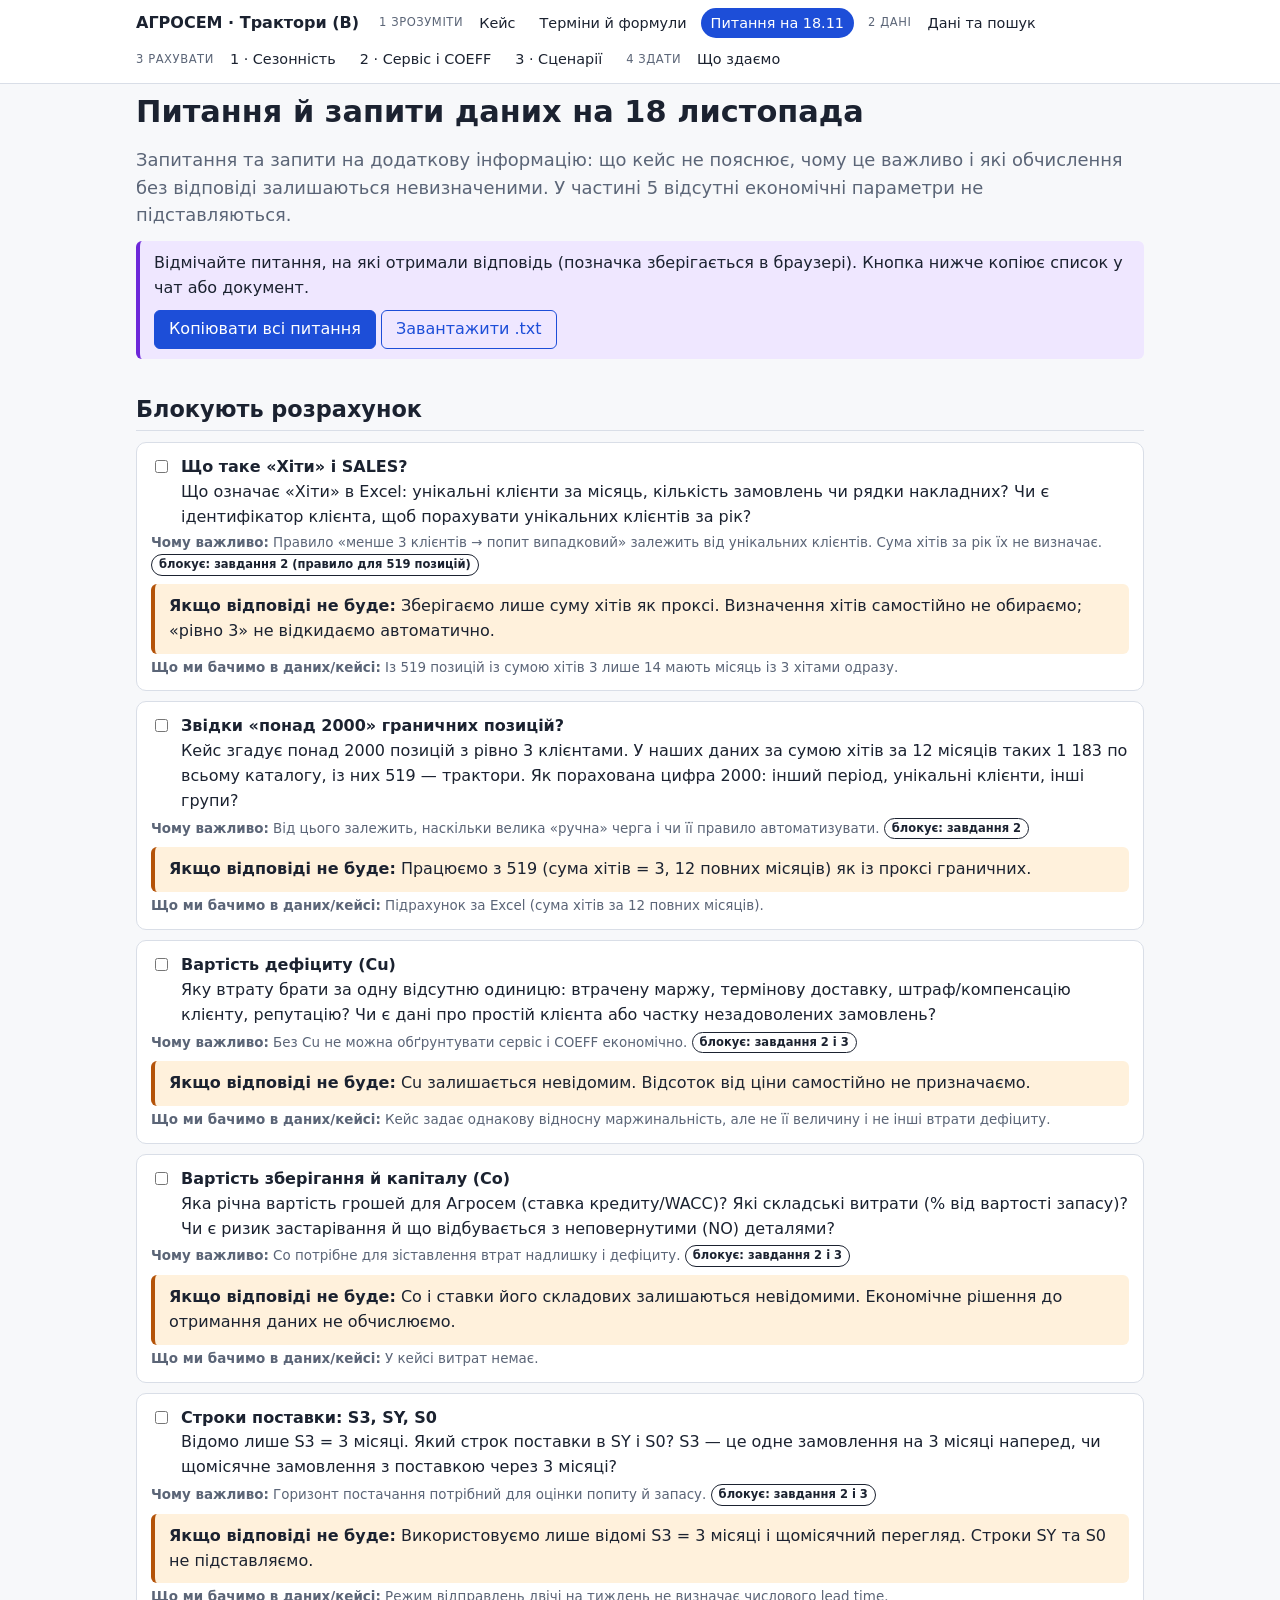
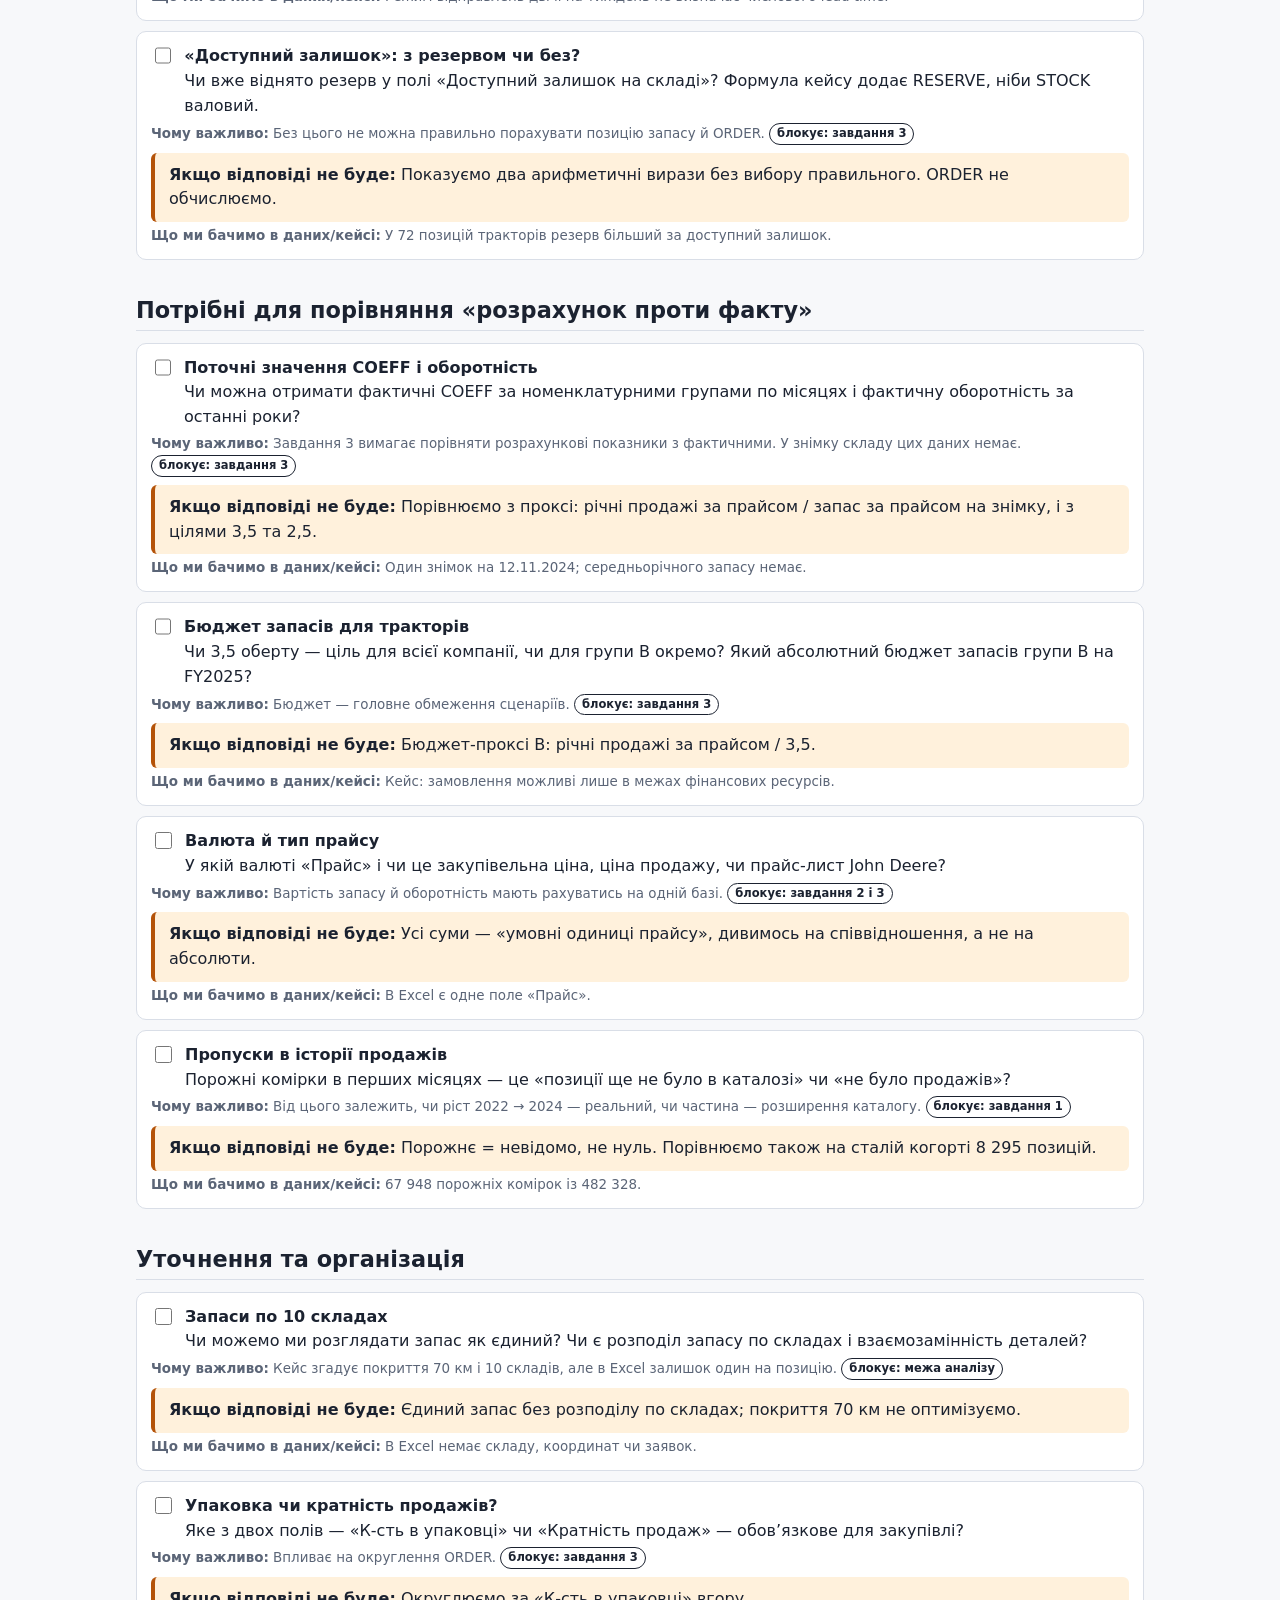
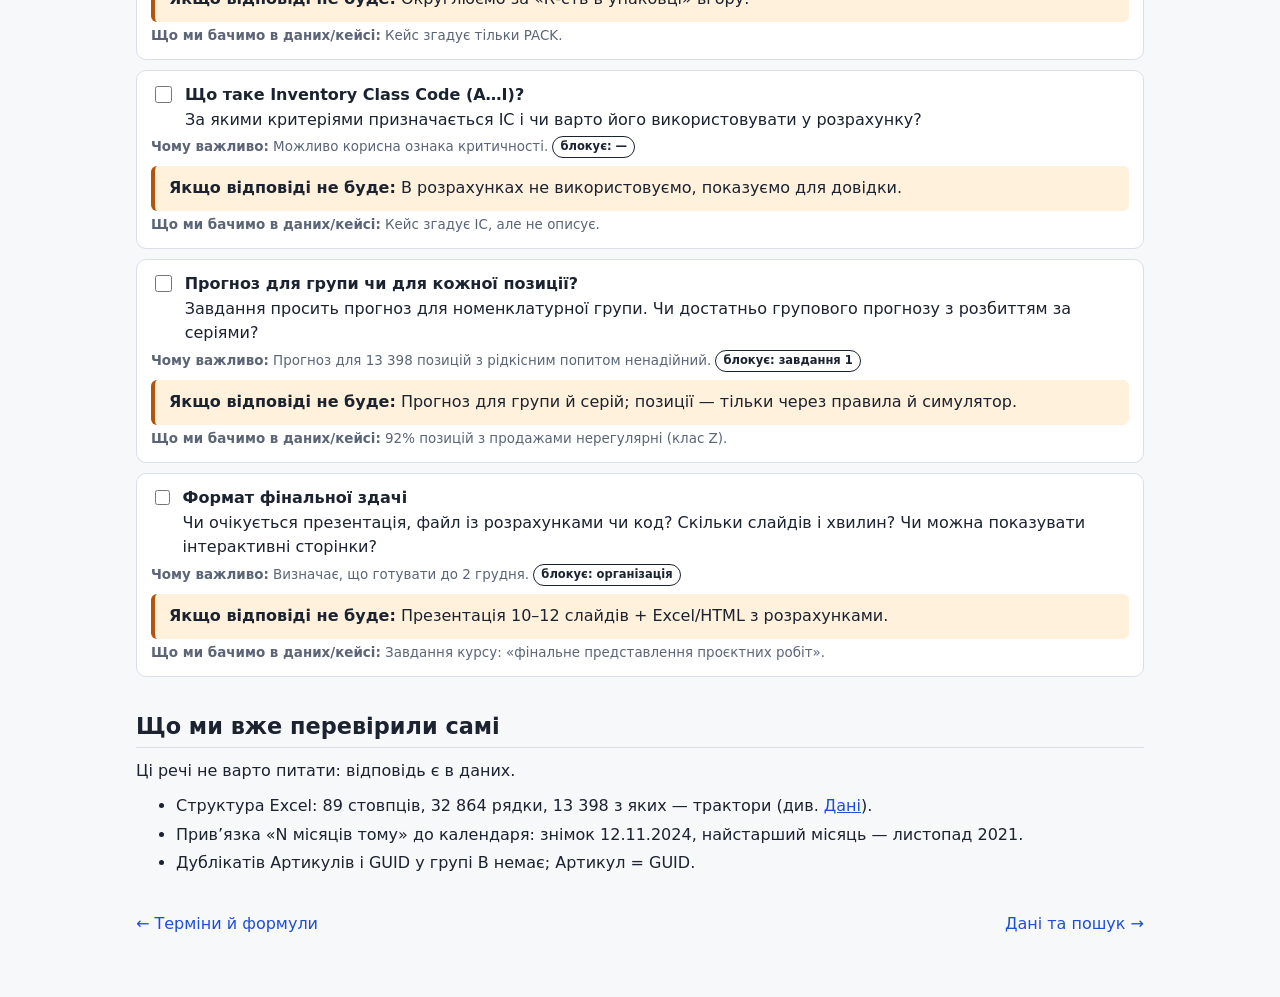
<file: html/1_questions.html>
<!doctype html>
<html lang="uk">
<head>
<meta charset="utf-8">
<meta name="viewport" content="width=device-width, initial-scale=1">
<title>Питання на 18 листопада</title>
<link rel="stylesheet" href="assets/style.css">
</head>
<body data-page="questions">
<div id="top"></div>
<main class="wrap">

<h1>Питання й запити даних на 18 листопада</h1>
<p class="lead">Запитання та запити на додаткову інформацію: що кейс не пояснює, чому це важливо і які обчислення без відповіді залишаються невизначеними. У частині 5 відсутні економічні параметри не підставляються.</p>

<div class="callout ask">
  <p>Відмічайте питання, на які отримали відповідь (позначка зберігається в браузері). Кнопка нижче копіює список у чат або документ.</p>
  <p><button id="copy">Копіювати всі питання</button> <button id="dl" class="ghost">Завантажити .txt</button> <span id="copied" class="small muted"></span></p>
</div>

<div id="list"></div>

<h2>Що ми вже перевірили самі</h2>
<p>Ці речі не варто питати: відповідь є в даних.</p>
<ul>
  <li>Структура Excel: 89 стовпців, 32 864 рядки, 13 398 з яких — трактори (див. <a href="2_data.html">Дані</a>).</li>
  <li>Прив’язка «N місяців тому» до календаря: знімок 12.11.2024, найстарший місяць — листопад 2021.</li>
  <li>Дублікатів Артикулів і GUID у групі B немає; Артикул = GUID.</li>
</ul>

<div id="pager"></div>
</main>
<script src="assets/common.js"></script>
<script>
(function () {
  var Q = [
    { g: 'Блокують розрахунок', items: [
      { id: 'hits', t: 'Що таке «Хіти» і SALES?', q: 'Що означає «Хіти» в Excel: унікальні клієнти за місяць, кількість замовлень чи рядки накладних? Чи є ідентифікатор клієнта, щоб порахувати унікальних клієнтів за рік?',
        why: 'Правило «менше 3 клієнтів → попит випадковий» залежить від унікальних клієнтів. Сума хітів за рік їх не визначає.', blocks: 'завдання 2 (правило для 519 позицій)', def: 'Зберігаємо лише суму хітів як проксі. Визначення хітів самостійно не обираємо; «рівно 3» не відкидаємо автоматично.', ev: 'Із 519 позицій із сумою хітів 3 лише 14 мають місяць із 3 хітами одразу.' },
      { id: 'b2000', t: 'Звідки «понад 2000» граничних позицій?', q: 'Кейс згадує понад 2000 позицій з рівно 3 клієнтами. У наших даних за сумою хітів за 12 місяців таких 1 183 по всьому каталогу, із них 519 — трактори. Як порахована цифра 2000: інший період, унікальні клієнти, інші групи?',
        why: 'Від цього залежить, наскільки велика «ручна» черга і чи її правило автоматизувати.', blocks: 'завдання 2', def: 'Працюємо з 519 (сума хітів = 3, 12 повних місяців) як із проксі граничних.', ev: 'Підрахунок за Excel (сума хітів за 12 повних місяців).' },
      { id: 'cu', t: 'Вартість дефіциту (Cu)', q: 'Яку втрату брати за одну відсутню одиницю: втрачену маржу, термінову доставку, штраф/компенсацію клієнту, репутацію? Чи є дані про простій клієнта або частку незадоволених замовлень?',
        why: 'Без Cu не можна обґрунтувати сервіс і COEFF економічно.', blocks: 'завдання 2 і 3', def: 'Cu залишається невідомим. Відсоток від ціни самостійно не призначаємо.', ev: 'Кейс задає однакову відносну маржинальність, але не її величину і не інші втрати дефіциту.' },
      { id: 'co', t: 'Вартість зберігання й капіталу (Co)', q: 'Яка річна вартість грошей для Агросем (ставка кредиту/WACC)? Які складські витрати (% від вартості запасу)? Чи є ризик застарівання й що відбувається з неповернутими (NO) деталями?',
        why: 'Co потрібне для зіставлення втрат надлишку і дефіциту.', blocks: 'завдання 2 і 3', def: 'Co і ставки його складових залишаються невідомими. Економічне рішення до отримання даних не обчислюємо.', ev: 'У кейсі витрат немає.' },
      { id: 'lt', t: 'Строки поставки: S3, SY, S0', q: 'Відомо лише S3 = 3 місяці. Який строк поставки в SY і S0? S3 — це одне замовлення на 3 місяці наперед, чи щомісячне замовлення з поставкою через 3 місяці?',
        why: 'Горизонт постачання потрібний для оцінки попиту й запасу.', blocks: 'завдання 2 і 3', def: 'Використовуємо лише відомі S3 = 3 місяці і щомісячний перегляд. Строки SY та S0 не підставляємо.', ev: 'Режим відправлень двічі на тиждень не визначає числового lead time.' },
      { id: 'stockdef', t: '«Доступний залишок»: з резервом чи без?', q: 'Чи вже віднято резерв у полі «Доступний залишок на складі»? Формула кейсу додає RESERVE, ніби STOCK валовий.',
        why: 'Без цього не можна правильно порахувати позицію запасу й ORDER.', blocks: 'завдання 3', def: 'Показуємо два арифметичні вирази без вибору правильного. ORDER не обчислюємо.', ev: 'У 72 позицій тракторів резерв більший за доступний залишок.' }
    ]},
    { g: 'Потрібні для порівняння «розрахунок проти факту»', items: [
      { id: 'coeffnow', t: 'Поточні значення COEFF і оборотність', q: 'Чи можна отримати фактичні COEFF за номенклатурними групами по місяцях і фактичну оборотність за останні роки?',
        why: 'Завдання 3 вимагає порівняти розрахункові показники з фактичними. У знімку складу цих даних немає.', blocks: 'завдання 3', def: 'Порівнюємо з проксі: річні продажі за прайсом / запас за прайсом на знімку, і з цілями 3,5 та 2,5.', ev: 'Один знімок на 12.11.2024; середньорічного запасу немає.' },
      { id: 'budget', t: 'Бюджет запасів для тракторів', q: 'Чи 3,5 оберту — ціль для всієї компанії, чи для групи B окремо? Який абсолютний бюджет запасів групи B на FY2025?',
        why: 'Бюджет — головне обмеження сценаріїв.', blocks: 'завдання 3', def: 'Бюджет-проксі B: річні продажі за прайсом / 3,5.', ev: 'Кейс: замовлення можливі лише в межах фінансових ресурсів.' },
      { id: 'price', t: 'Валюта й тип прайсу', q: 'У якій валюті «Прайс» і чи це закупівельна ціна, ціна продажу, чи прайс-лист John Deere?',
        why: 'Вартість запасу й оборотність мають рахуватись на одній базі.', blocks: 'завдання 2 і 3', def: 'Усі суми — «умовні одиниці прайсу», дивимось на співвідношення, а не на абсолюти.', ev: 'В Excel є одне поле «Прайс».' },
      { id: 'history', t: 'Пропуски в історії продажів', q: 'Порожні комірки в перших місяцях — це «позиції ще не було в каталозі» чи «не було продажів»?',
        why: 'Від цього залежить, чи ріст 2022 → 2024 — реальний, чи частина — розширення каталогу.', blocks: 'завдання 1', def: 'Порожнє = невідомо, не нуль. Порівнюємо також на сталій когорті 8 295 позицій.', ev: '67 948 порожніх комірок із 482 328.' }
    ]},
    { g: 'Уточнення та організація', items: [
      { id: 'wh', t: 'Запаси по 10 складах', q: 'Чи можемо ми розглядати запас як єдиний? Чи є розподіл запасу по складах і взаємозамінність деталей?',
        why: 'Кейс згадує покриття 70 км і 10 складів, але в Excel залишок один на позицію.', blocks: 'межа аналізу', def: 'Єдиний запас без розподілу по складах; покриття 70 км не оптимізуємо.', ev: 'В Excel немає складу, координат чи заявок.' },
      { id: 'pack', t: 'Упаковка чи кратність продажів?', q: 'Яке з двох полів — «К-сть в упаковці» чи «Кратність продаж» — обов’язкове для закупівлі?',
        why: 'Впливає на округлення ORDER.', blocks: 'завдання 3', def: 'Округлюємо за «К-сть в упаковці» вгору.', ev: 'Кейс згадує тільки PACK.' },
      { id: 'ic', t: 'Що таке Inventory Class Code (A…I)?', q: 'За якими критеріями призначається IC і чи варто його використовувати у розрахунку?',
        why: 'Можливо корисна ознака критичності.', blocks: '—', def: 'В розрахунках не використовуємо, показуємо для довідки.', ev: 'Кейс згадує IC, але не описує.' },
      { id: 'scope', t: 'Прогноз для групи чи для кожної позиції?', q: 'Завдання просить прогноз для номенклатурної групи. Чи достатньо групового прогнозу з розбиттям за серіями?',
        why: 'Прогноз для 13 398 позицій з рідкісним попитом ненадійний.', blocks: 'завдання 1', def: 'Прогноз для групи й серій; позиції — тільки через правила й симулятор.', ev: '92% позицій з продажами нерегулярні (клас Z).' },
      { id: 'format', t: 'Формат фінальної здачі', q: 'Чи очікується презентація, файл із розрахунками чи код? Скільки слайдів і хвилин? Чи можна показувати інтерактивні сторінки?',
        why: 'Визначає, що готувати до 2 грудня.', blocks: 'організація', def: 'Презентація 10–12 слайдів + Excel/HTML з розрахунками.', ev: 'Завдання курсу: «фінальне представлення проєктних робіт».' }
    ]}
  ];

  var done = U.store('q.done') || {};
  var list = U.el('list'), html = '';
  Q.forEach(function (grp) {
    html += '<h2>' + U.esc(grp.g) + '</h2>';
    grp.items.forEach(function (it) {
      html += '<div class="q' + (done[it.id] ? ' done' : '') + '" id="q-' + it.id + '"><label class="row"><input type="checkbox" data-id="' + it.id + '"' + (done[it.id] ? ' checked' : '') + '><span>' +
        '<b>' + U.esc(it.t) + '</b><br>' + U.esc(it.q) + '</span></label>' +
        '<div class="meta"><b>Чому важливо:</b> ' + U.esc(it.why) + ' <span class="tag pts">блокує: ' + U.esc(it.blocks) + '</span></div>' +
        '<div class="callout assume" style="margin:8px 0 2px"><b>Якщо відповіді не буде:</b> ' + U.esc(it.def) + '</div>' +
        '<div class="meta"><b>Що ми бачимо в даних/кейсі:</b> ' + U.esc(it.ev) + '</div></div>';
    });
  });
  list.innerHTML = html;
  list.addEventListener('change', function (e) {
    var id = e.target.getAttribute('data-id'); if (!id) return;
    done[id] = e.target.checked; U.store('q.done', done);
    U.el('q-' + id).classList.toggle('done', e.target.checked);
  });

  function asText() {
    var t = 'Питання й запити даних · Агросем, трактори (B)\n\n', n = 1;
    Q.forEach(function (grp) {
      t += '== ' + grp.g + ' ==\n';
      grp.items.forEach(function (it) { t += (n++) + '. ' + it.t + '\n   ' + it.q + '\n   Чому важливо: ' + it.why + '\n   Якщо відповіді не буде: ' + it.def + '\n\n'; });
    });
    return t;
  }
  U.el('copy').addEventListener('click', function () {
    var t = asText(), msg = U.el('copied');
    function ok() { msg.textContent = 'Скопійовано'; }
    function fallback() {
      var ta = document.createElement('textarea'); ta.value = t; document.body.appendChild(ta); ta.select();
      try { document.execCommand('copy'); ok(); } catch (e) { msg.textContent = 'Не вдалося скопіювати: скористайтесь «Завантажити .txt»'; }
      ta.remove();
    }
    if (navigator.clipboard && navigator.clipboard.writeText) navigator.clipboard.writeText(t).then(ok, fallback); else fallback();
  });
  U.el('dl').addEventListener('click', function () { U.download('agrosem_pytannya.txt', asText(), 'text/plain;charset=utf-8'); });
})();
</script>
</body>
</html>
</file>
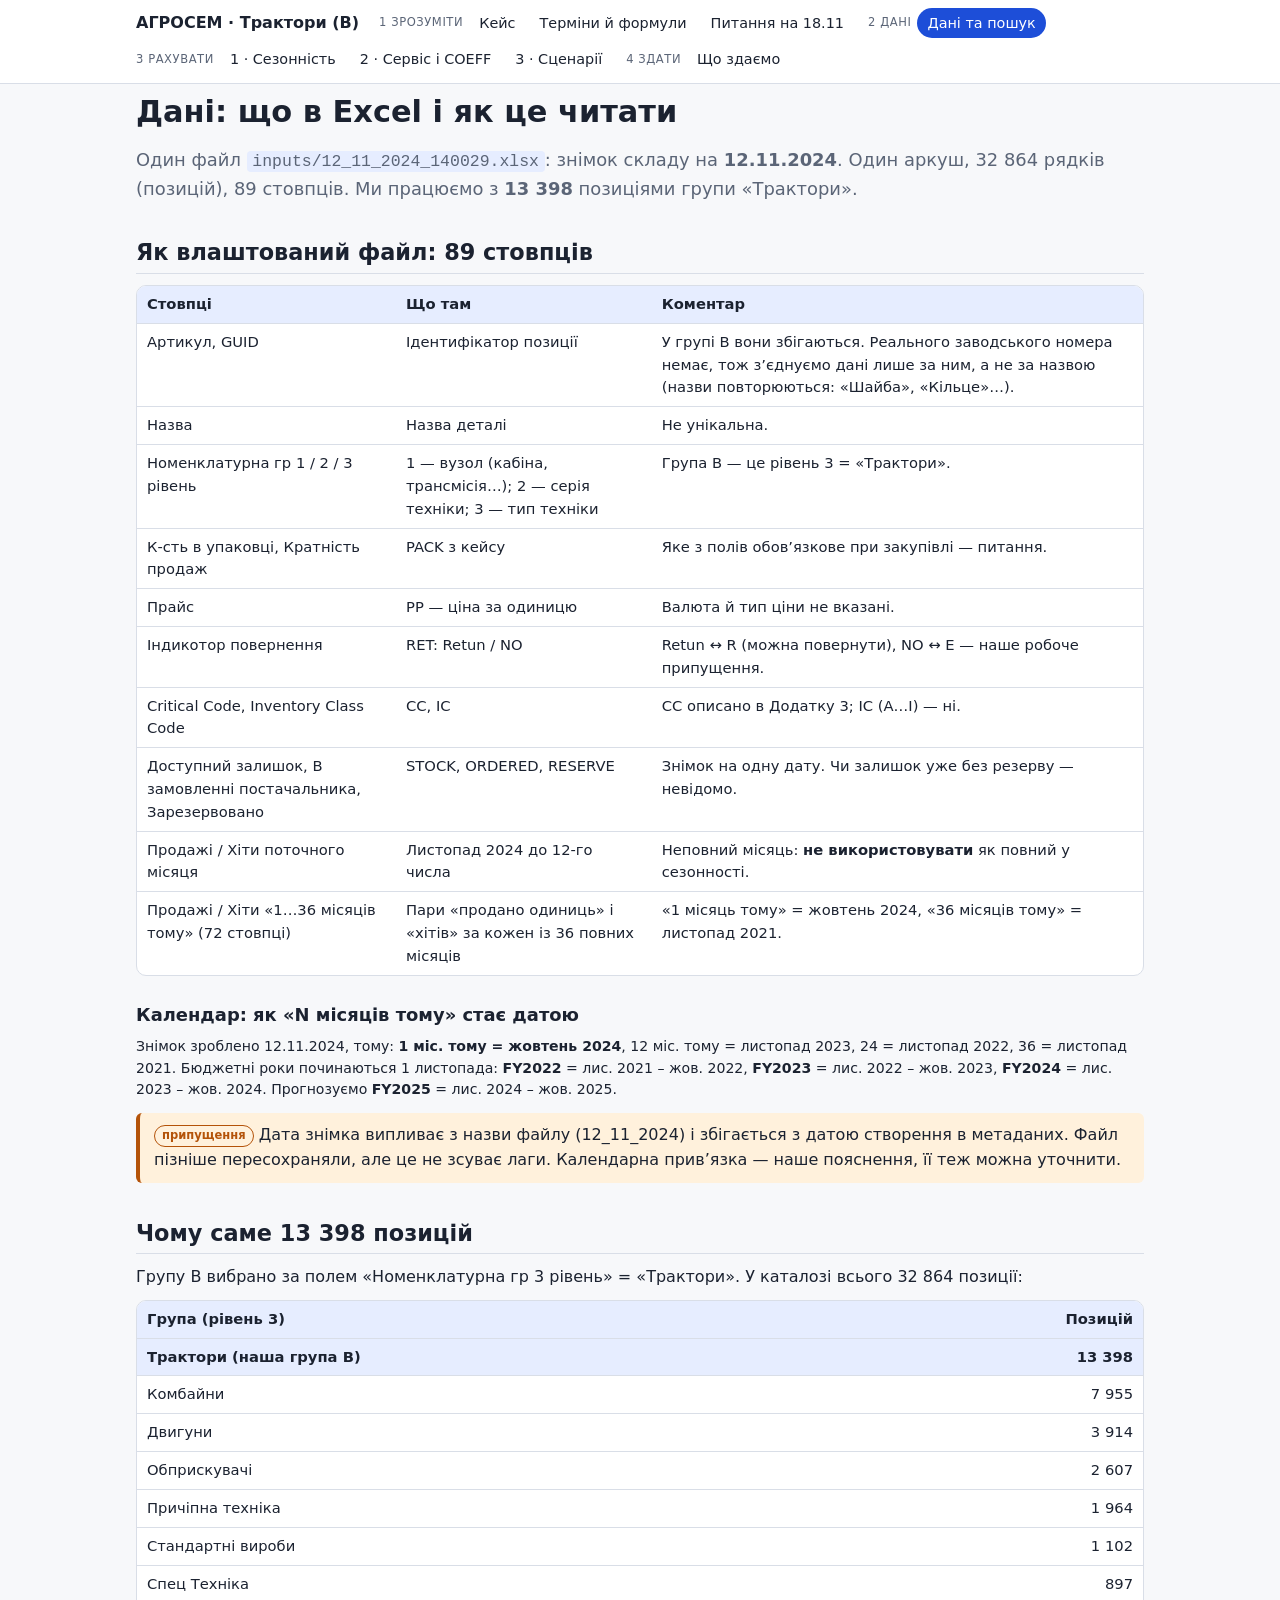
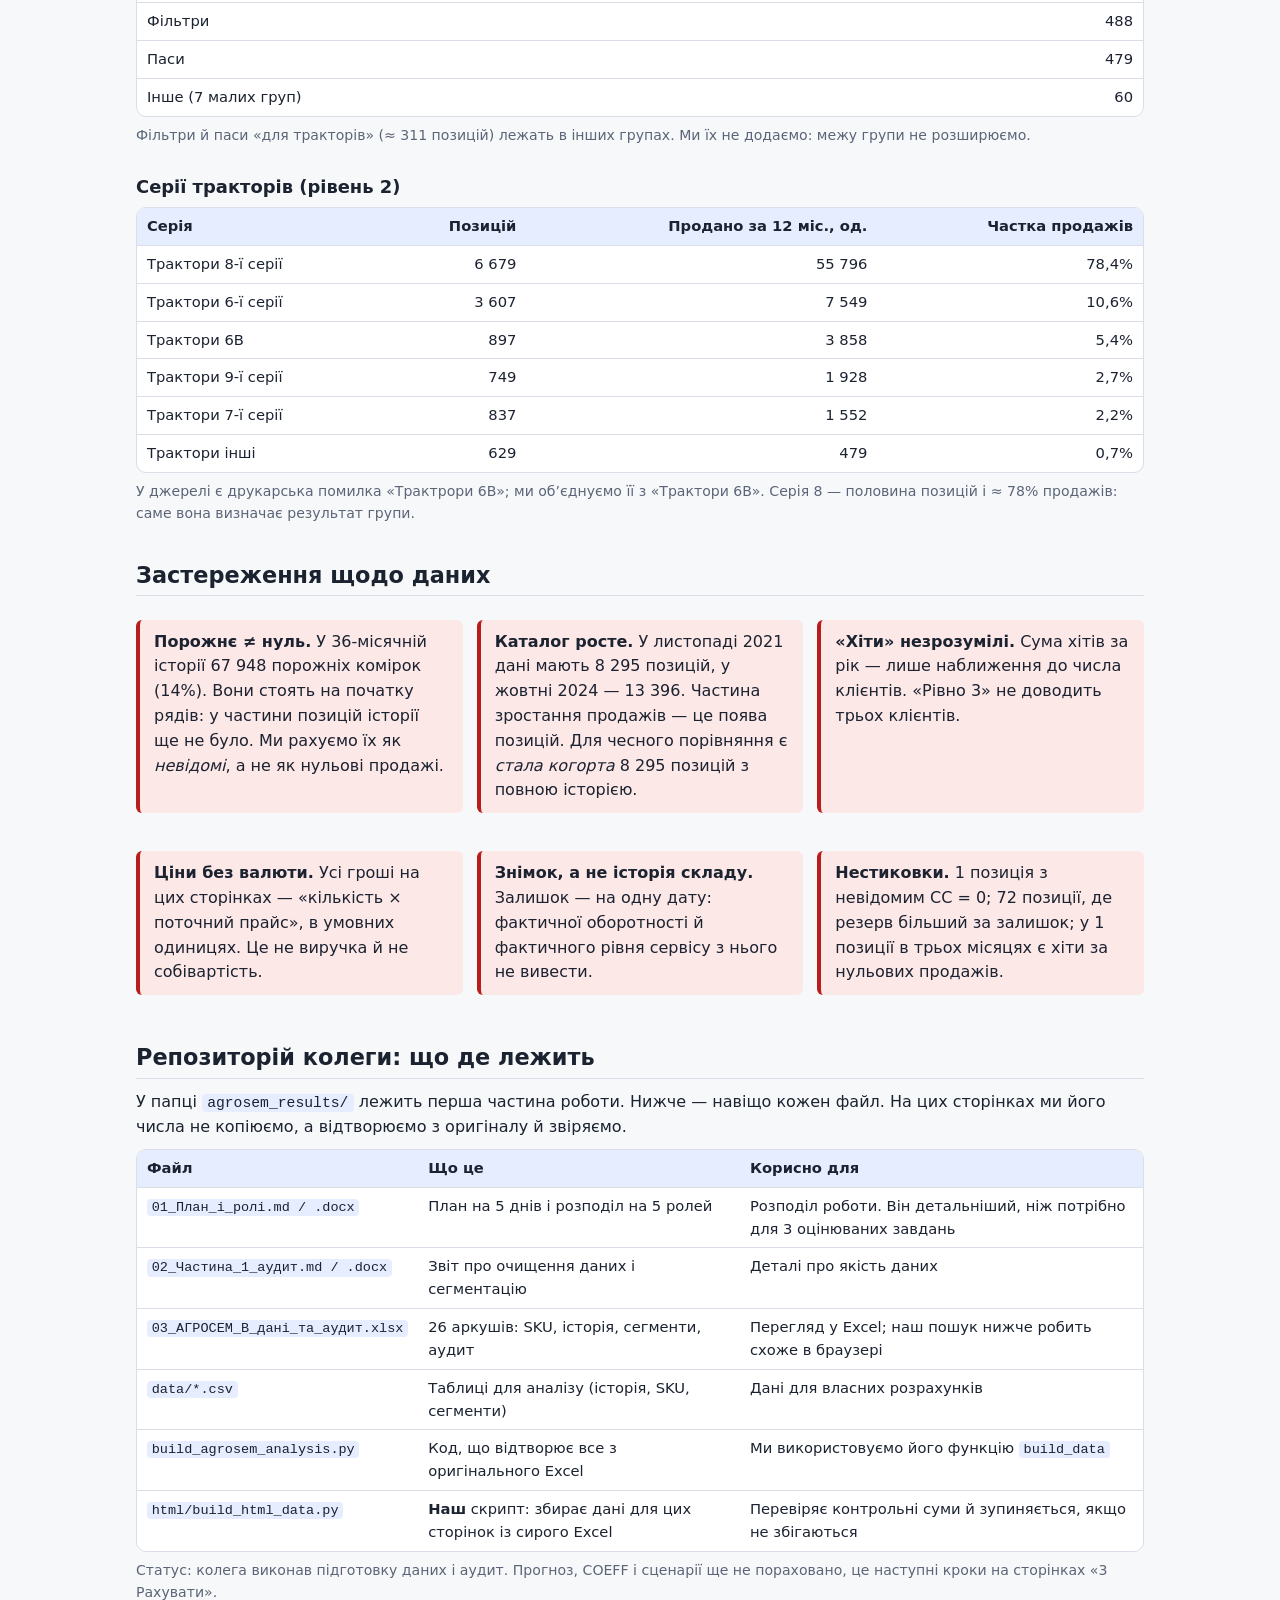
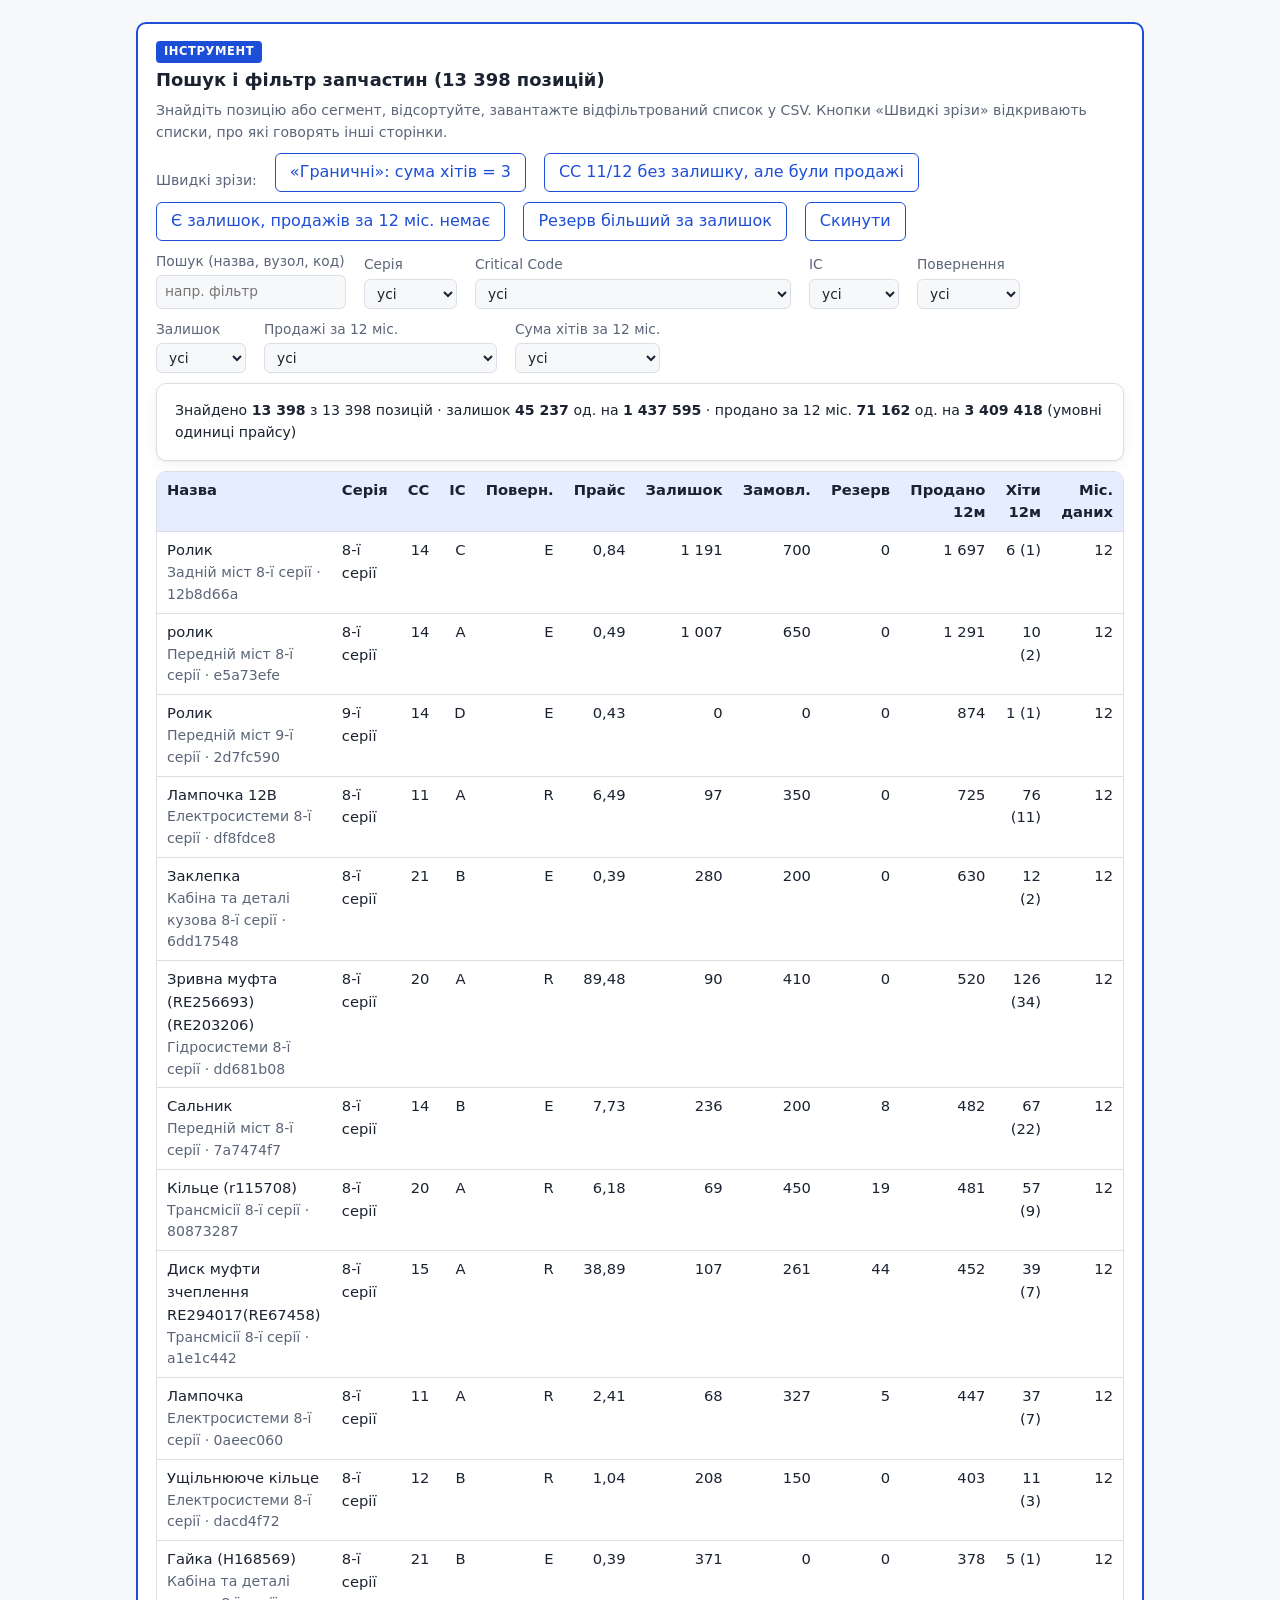
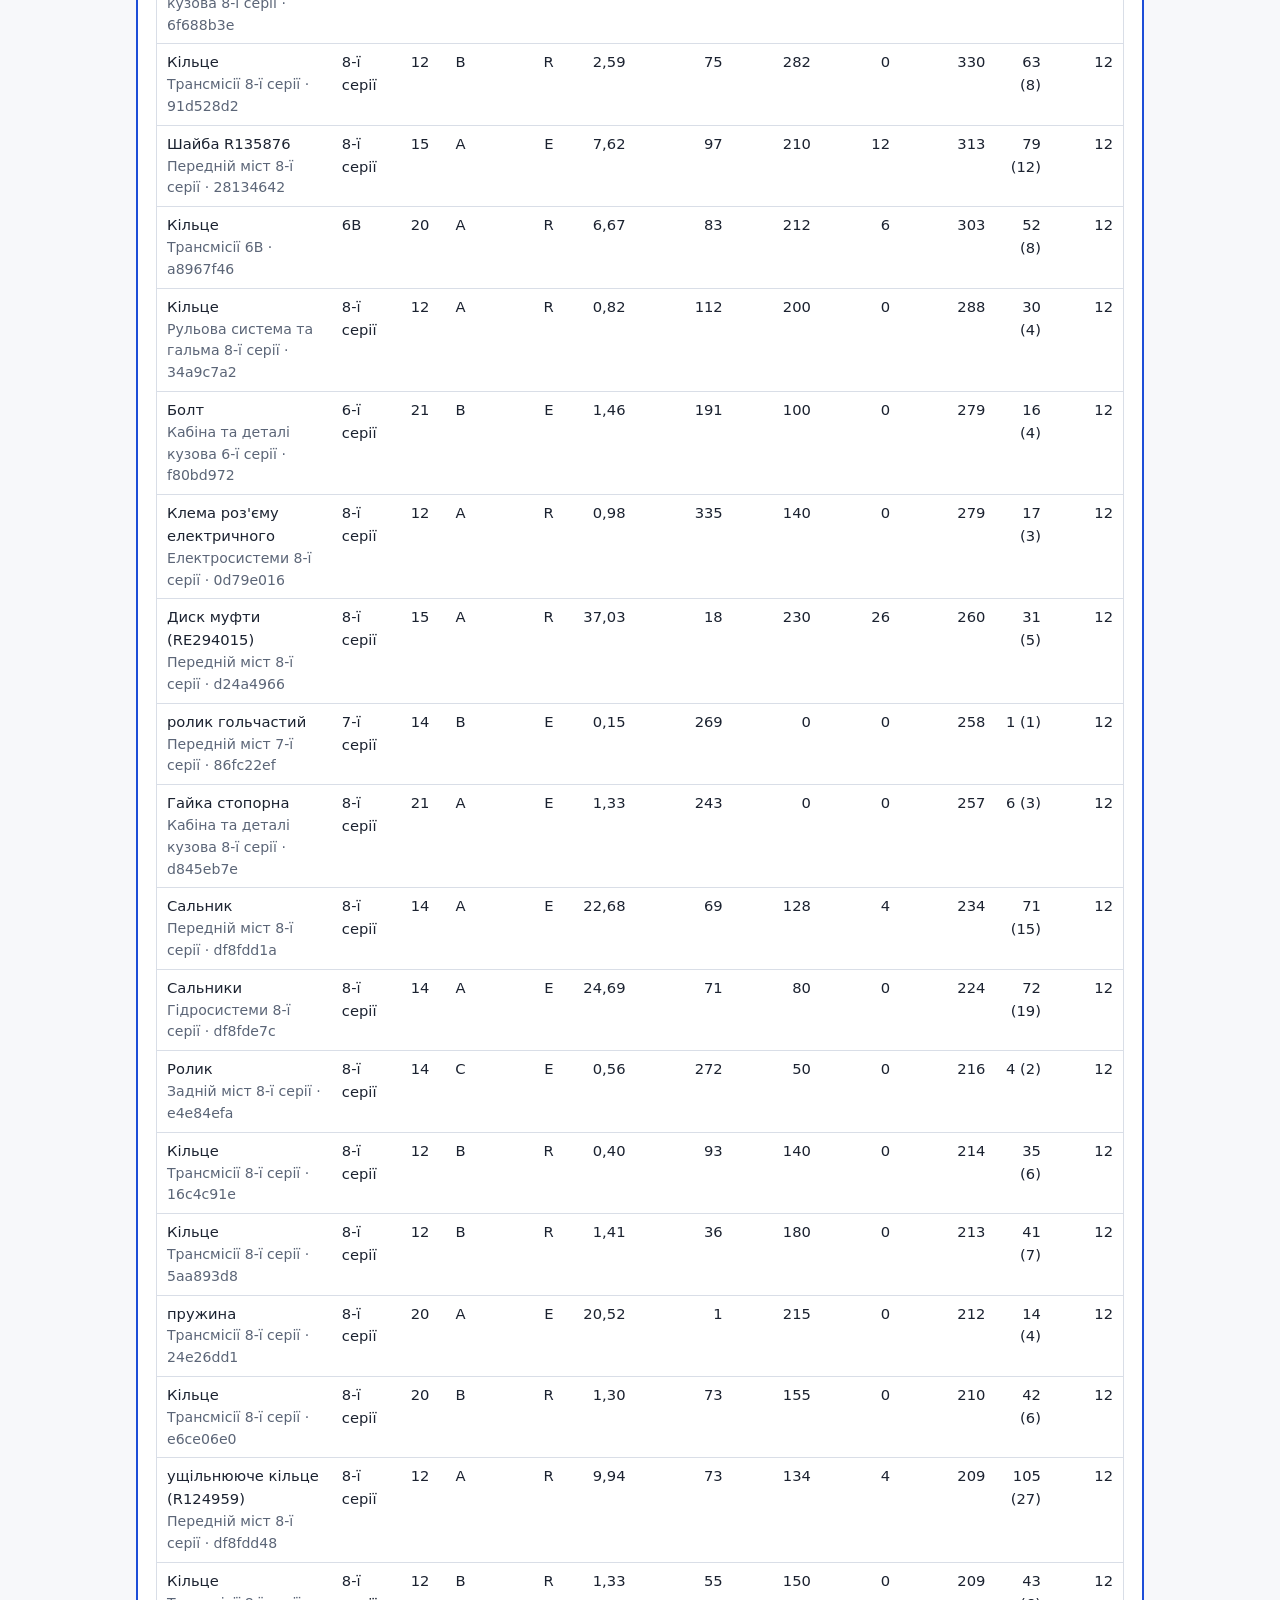
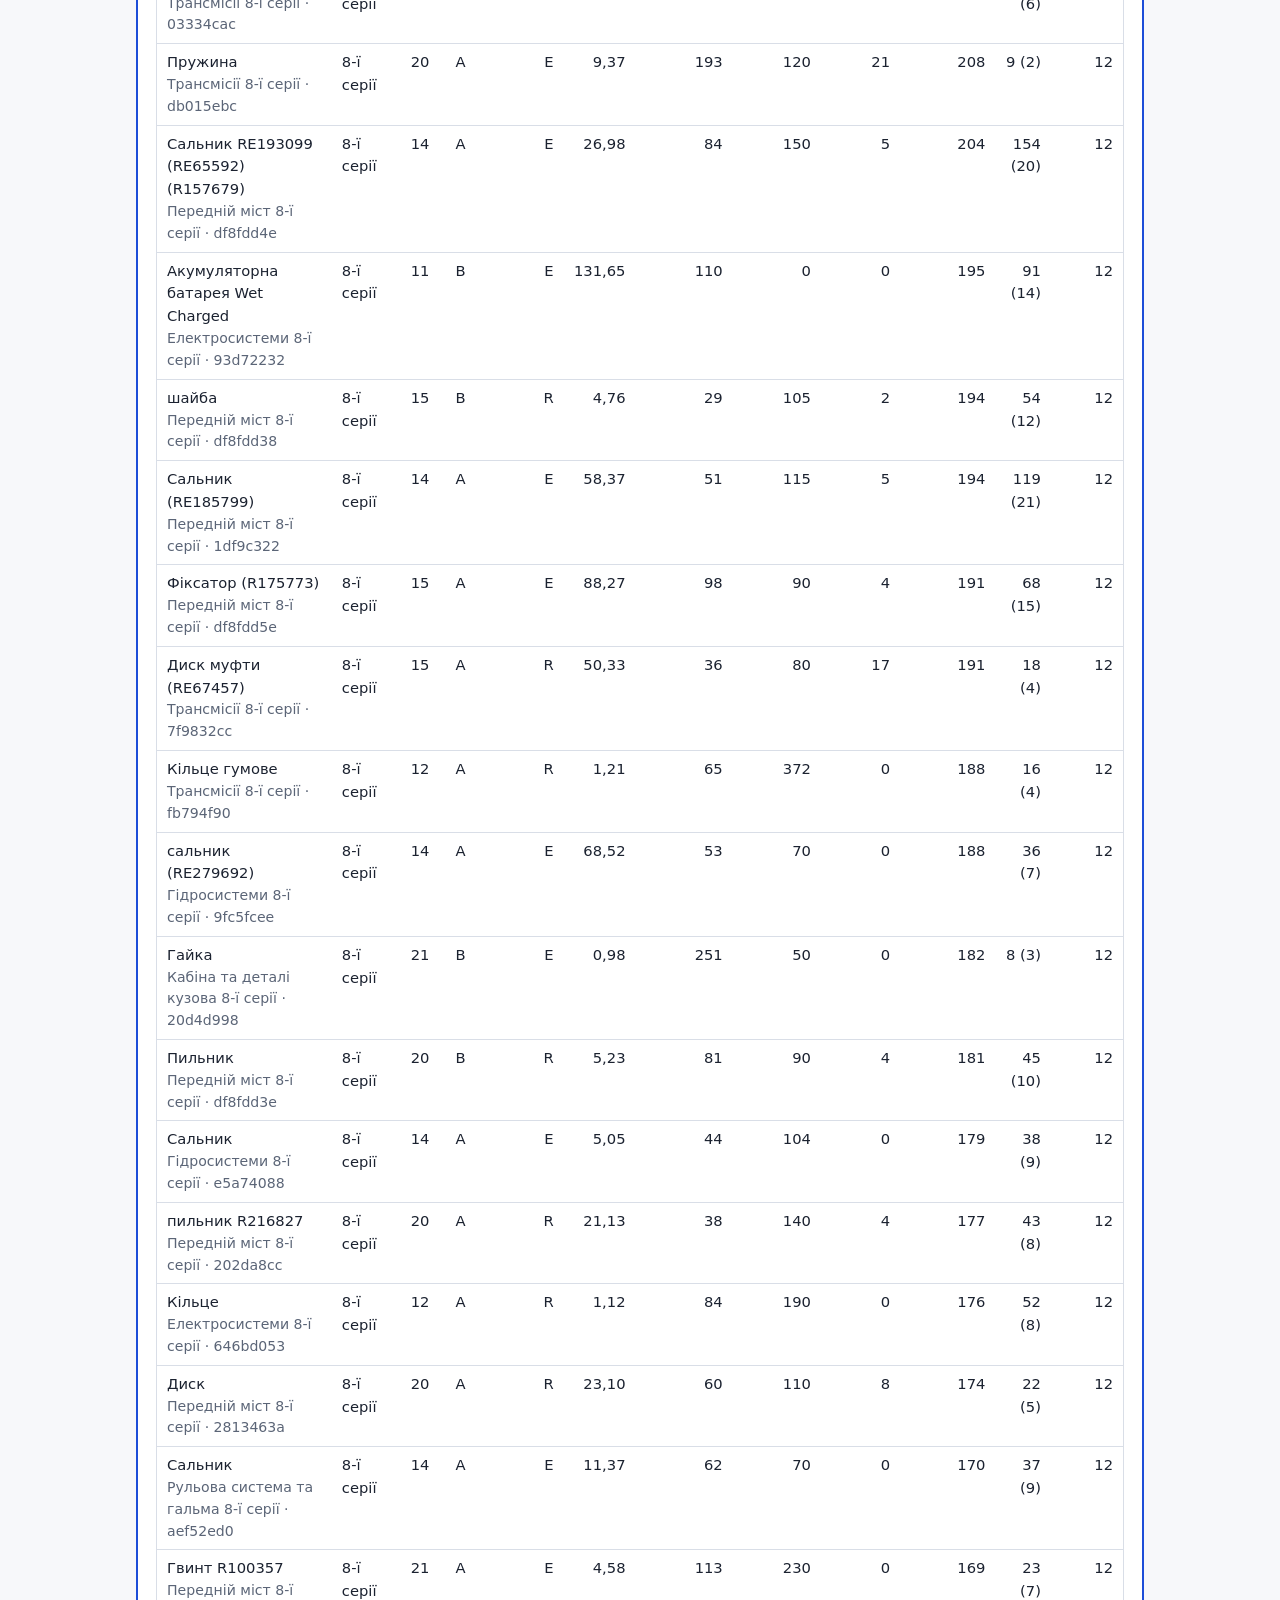
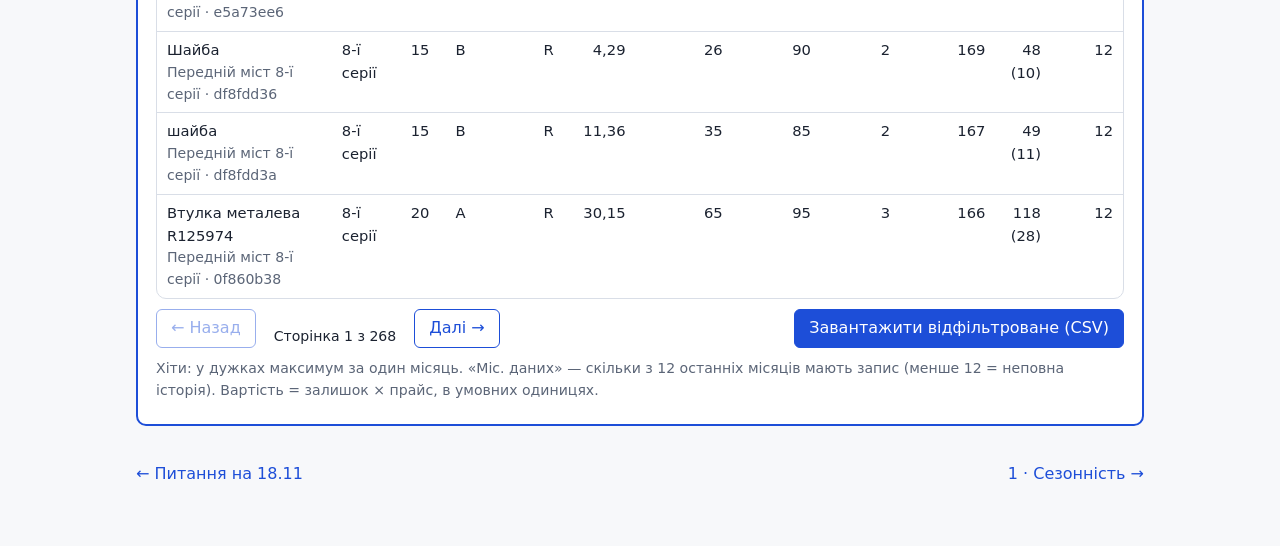
<file: html/2_data.html>
<!doctype html>
<html lang="uk">
<head>
<meta charset="utf-8">
<meta name="viewport" content="width=device-width, initial-scale=1">
<title>Дані та пошук запчастин</title>
<link rel="stylesheet" href="assets/style.css">
</head>
<body data-page="data">
<div id="top"></div>
<main class="wrap">

<h1>Дані: що в Excel і як це читати</h1>
<p class="lead">Один файл <code>inputs/12_11_2024_140029.xlsx</code>: знімок складу на <b>12.11.2024</b>. Один аркуш, <span data-sum="catalog_rows"></span> рядків (позицій), 89 стовпців. Ми працюємо з <b data-sum="sku_n"></b> позиціями групи «Трактори».</p>

<h2>Як влаштований файл: 89 стовпців</h2>
<div class="tbl-wrap"><table>
<thead><tr><th>Стовпці</th><th>Що там</th><th>Коментар</th></tr></thead>
<tbody>
<tr><td>Артикул, GUID</td><td>Ідентифікатор позиції</td><td>У групі B вони збігаються. Реального заводського номера немає, тож з’єднуємо дані лише за ним, а не за назвою (назви повторюються: «Шайба», «Кільце»…).</td></tr>
<tr><td>Назва</td><td>Назва деталі</td><td>Не унікальна.</td></tr>
<tr><td>Номенклатурна гр 1 / 2 / 3 рівень</td><td>1 — вузол (кабіна, трансмісія…); 2 — серія техніки; 3 — тип техніки</td><td>Група B — це рівень 3 = «Трактори».</td></tr>
<tr><td>К-сть в упаковці, Кратність продаж</td><td>PACK з кейсу</td><td>Яке з полів обов’язкове при закупівлі — питання.</td></tr>
<tr><td>Прайс</td><td>PP — ціна за одиницю</td><td>Валюта й тип ціни не вказані.</td></tr>
<tr><td>Індикотор повернення</td><td>RET: Retun / NO</td><td>Retun ↔ R (можна повернути), NO ↔ E — наше робоче припущення.</td></tr>
<tr><td>Critical Code, Inventory Class Code</td><td>CC, IC</td><td>CC описано в Додатку 3; IC (A…I) — ні.</td></tr>
<tr><td>Доступний залишок, В замовленні постачальника, Зарезервовано</td><td>STOCK, ORDERED, RESERVE</td><td>Знімок на одну дату. Чи залишок уже без резерву — невідомо.</td></tr>
<tr><td>Продажі / Хіти поточного місяця</td><td>Листопад 2024 до 12-го числа</td><td>Неповний місяць: <b>не використовувати</b> як повний у сезонності.</td></tr>
<tr><td>Продажі / Хіти «1…36 місяців тому» (72 стовпці)</td><td>Пари «продано одиниць» і «хітів» за кожен із 36 повних місяців</td><td>«1 місяць тому» = жовтень 2024, «36 місяців тому» = листопад 2021.</td></tr>
</tbody></table></div>

<h3>Календар: як «N місяців тому» стає датою</h3>
<p class="small">Знімок зроблено 12.11.2024, тому: <b>1 міс. тому = жовтень 2024</b>, 12 міс. тому = листопад 2023, 24 = листопад 2022, 36 = листопад 2021.
Бюджетні роки починаються 1 листопада: <b>FY2022</b> = лис. 2021 – жов. 2022, <b>FY2023</b> = лис. 2022 – жов. 2023, <b>FY2024</b> = лис. 2023 – жов. 2024. Прогнозуємо <b>FY2025</b> = лис. 2024 – жов. 2025.</p>
<div class="callout assume"><span class="tag assume">припущення</span> Дата знімка випливає з назви файлу (12_11_2024) і збігається з датою створення в метаданих. Файл пізніше пересохраняли, але це не зсуває лаги. Календарна прив’язка — наше пояснення, її теж можна уточнити.</div>

<h2>Чому саме 13 398 позицій</h2>
<p>Групу B вибрано за полем «Номенклатурна гр 3 рівень» = «Трактори». У каталозі всього 32 864 позиції:</p>
<div class="tbl-wrap"><table>
<thead><tr><th>Група (рівень 3)</th><th class="num">Позицій</th></tr></thead>
<tbody>
<tr class="sel"><td><b>Трактори (наша група B)</b></td><td class="num"><b>13 398</b></td></tr>
<tr><td>Комбайни</td><td class="num">7 955</td></tr>
<tr><td>Двигуни</td><td class="num">3 914</td></tr>
<tr><td>Обприскувачі</td><td class="num">2 607</td></tr>
<tr><td>Причіпна техніка</td><td class="num">1 964</td></tr>
<tr><td>Стандартні вироби</td><td class="num">1 102</td></tr>
<tr><td>Спец Техніка</td><td class="num">897</td></tr>
<tr><td>Фільтри</td><td class="num">488</td></tr>
<tr><td>Паси</td><td class="num">479</td></tr>
<tr><td>Інше (7 малих груп)</td><td class="num">60</td></tr>
</tbody></table></div>
<p class="small muted">Фільтри й паси «для тракторів» (≈ 311 позицій) лежать в інших групах. Ми їх не додаємо: межу групи не розширюємо.</p>

<h3>Серії тракторів (рівень 2)</h3>
<div class="tbl-wrap"><table id="series-table">
<thead><tr><th>Серія</th><th class="num">Позицій</th><th class="num">Продано за 12 міс., од.</th><th class="num">Частка продажів</th></tr></thead><tbody></tbody></table></div>
<p class="small muted">У джерелі є друкарська помилка «Трактрори 6B»; ми об’єднуємо її з «Трактори 6B». Серія 8 — половина позицій і ≈ 78% продажів: саме вона визначає результат групи.</p>

<h2>Застереження щодо даних</h2>
<div class="grid g2">
  <div class="callout warn"><b>Порожнє ≠ нуль.</b> У 36-місячній історії 67 948 порожніх комірок (14%). Вони стоять на початку рядів: у частини позицій історії ще не було. Ми рахуємо їх як <i>невідомі</i>, а не як нульові продажі.</div>
  <div class="callout warn"><b>Каталог росте.</b> У листопаді 2021 дані мають 8 295 позицій, у жовтні 2024 — 13 396. Частина зростання продажів — це поява позицій. Для чесного порівняння є <i>стала когорта</i> 8 295 позицій з повною історією.</div>
  <div class="callout warn"><b>«Хіти» незрозумілі.</b> Сума хітів за рік — лише наближення до числа клієнтів. «Рівно 3» не доводить трьох клієнтів.</div>
  <div class="callout warn"><b>Ціни без валюти.</b> Усі гроші на цих сторінках — «кількість × поточний прайс», в умовних одиницях. Це не виручка й не собівартість.</div>
  <div class="callout warn"><b>Знімок, а не історія складу.</b> Залишок — на одну дату: фактичної оборотності й фактичного рівня сервісу з нього не вивести.</div>
  <div class="callout warn"><b>Нестиковки.</b> 1 позиція з невідомим CC = 0; 72 позиції, де резерв більший за залишок; у 1 позиції в трьох місяцях є хіти за нульових продажів.</div>
</div>

<h2>Репозиторій колеги: що де лежить</h2>
<p>У папці <code>agrosem_results/</code> лежить перша частина роботи. Нижче — навіщо кожен файл. На цих сторінках ми його числа не копіюємо, а відтворюємо з оригіналу й звіряємо.</p>
<div class="tbl-wrap"><table>
<thead><tr><th>Файл</th><th>Що це</th><th>Корисно для</th></tr></thead>
<tbody>
<tr><td><code>01_План_і_ролі.md / .docx</code></td><td>План на 5 днів і розподіл на 5 ролей</td><td>Розподіл роботи. Він детальніший, ніж потрібно для 3 оцінюваних завдань</td></tr>
<tr><td><code>02_Частина_1_аудит.md / .docx</code></td><td>Звіт про очищення даних і сегментацію</td><td>Деталі про якість даних</td></tr>
<tr><td><code>03_АГРОСЕМ_B_дані_та_аудит.xlsx</code></td><td>26 аркушів: SKU, історія, сегменти, аудит</td><td>Перегляд у Excel; наш пошук нижче робить схоже в браузері</td></tr>
<tr><td><code>data/*.csv</code></td><td>Таблиці для аналізу (історія, SKU, сегменти)</td><td>Дані для власних розрахунків</td></tr>
<tr><td><code>build_agrosem_analysis.py</code></td><td>Код, що відтворює все з оригінального Excel</td><td>Ми використовуємо його функцію <code>build_data</code></td></tr>
<tr><td><code>html/build_html_data.py</code></td><td><b>Наш</b> скрипт: збирає дані для цих сторінок із сирого Excel</td><td>Перевіряє контрольні суми й зупиняється, якщо не збігаються</td></tr>
</tbody></table></div>
<p class="small muted">Статус: колега виконав підготовку даних і аудит. Прогноз, COEFF і сценарії ще не пораховано, це наступні кроки на сторінках «3 Рахувати».</p>

<div class="tool">
  <span class="tool-badge">Інструмент</span>
  <h3>Пошук і фільтр запчастин (13 398 позицій)</h3>
  <p class="small muted">Знайдіть позицію або сегмент, відсортуйте, завантажте відфільтрований список у CSV. Кнопки «Швидкі зрізи» відкривають списки, про які говорять інші сторінки.</p>
  <div class="controls" id="presets">
    <span class="small muted">Швидкі зрізи:</span>
    <button class="ghost" data-p="boundary">«Граничні»: сума хітів = 3</button>
    <button class="ghost" data-p="crit0">CC 11/12 без залишку, але були продажі</button>
    <button class="ghost" data-p="slow">Є залишок, продажів за 12 міс. немає</button>
    <button class="ghost" data-p="resv">Резерв більший за залишок</button>
    <button class="ghost" data-p="reset">Скинути</button>
  </div>
  <div class="controls">
    <label class="field">Пошук (назва, вузол, код)<input id="f-q" type="search" placeholder="напр. фільтр"></label>
    <label class="field">Серія<select id="f-series"></select></label>
    <label class="field">Critical Code<select id="f-cc"></select></label>
    <label class="field">IC<select id="f-ic"></select></label>
    <label class="field">Повернення<select id="f-ret"><option value="">усі</option><option value="1">Retun (R)</option><option value="0">NO (E)</option></select></label>
    <label class="field">Залишок<select id="f-stock"><option value="">усі</option><option value="0">нуль</option><option value="1">є</option></select></label>
    <label class="field">Продажі за 12 міс.<select id="f-sales"><option value="">усі</option><option value="pos">є</option><option value="zero">немає</option><option value="unk">невідомо (неповна історія)</option></select></label>
    <label class="field">Сума хітів за 12 міс.<select id="f-hits"><option value="">усі</option><option value="0-2">0–2</option><option value="3">рівно 3</option><option value="4-9">4–9</option><option value="10+">10 і більше</option></select></label>
  </div>
  <div id="f-sum" class="card small"></div>
  <div class="tbl-wrap" style="margin-top:10px"><table id="f-table"><thead></thead><tbody></tbody></table></div>
  <div class="controls">
    <button id="prev" class="ghost">← Назад</button><span id="pageinfo" class="small"></span><button id="next" class="ghost">Далі →</button>
    <button id="export" style="margin-left:auto">Завантажити відфільтроване (CSV)</button>
  </div>
  <p class="small muted">Хіти: у дужках максимум за один місяць. «Міс. даних» — скільки з 12 останніх місяців мають запис (менше 12 = неповна історія). Вартість = залишок × прайс, в умовних одиницях.</p>
</div>

<div id="pager"></div>
</main>
<script src="data/summary.js"></script>
<script src="data/skus.js"></script>
<script src="assets/common.js"></script>
<script>
(function () {
  var S = AGRO.summary, K = AGRO.skus, C = {}; K.cols.forEach(function (n, i) { C[n] = i; });
  var rows = K.rows;

  /* таблиця серій */
  var tot = S.series_table.reduce(function (a, s) { return a + s.sold12_u; }, 0);
  document.querySelector('#series-table tbody').innerHTML = S.series_table.slice().sort(function (a, b) { return b.sold12_u - a.sold12_u; }).map(function (s) {
    return '<tr><td>' + U.esc(s.series) + '</td><td class="num">' + U.fmtInt(s.sku_n) + '</td><td class="num">' + U.fmtInt(s.sold12_u) + '</td><td class="num">' + U.pct(s.sold12_u / tot, 1) + '</td></tr>';
  }).join('');

  /* випадаючі списки */
  function opt(sel, vals, labelFn) {
    U.el(sel).innerHTML = '<option value="">усі</option>' + vals.map(function (v) { return '<option value="' + U.esc(v) + '">' + U.esc(labelFn ? labelFn(v) : v) + '</option>'; }).join('');
  }
  function uniq(i) { var m = {}; rows.forEach(function (r) { m[r[i]] = 1; }); return Object.keys(m); }
  opt('f-series', uniq(C.series).sort());
  opt('f-cc', uniq(C.cc).map(Number).sort(function (a, b) { return a - b; }), function (v) { return v + ' · ' + (U.CC[v] ? U.CC[v][0] : ''); });
  opt('f-ic', uniq(C.ic).sort());

  var F = {}, sortCol = C.sold12, sortDir = -1, page = 0, PAGE = 50, filtered = [], preset = '';
  function hitsSeg(r) {
    var h = r[C.hits12]; if (h == null) return 'none';
    return h <= 2 ? '0-2' : h === 3 ? '3' : h <= 9 ? '4-9' : '10+';
  }
  function readFilters() {
    F = { q: U.el('f-q').value.trim().toLowerCase(), series: U.el('f-series').value, cc: U.el('f-cc').value, ic: U.el('f-ic').value,
      ret: U.el('f-ret').value, stock: U.el('f-stock').value, sales: U.el('f-sales').value, hits: U.el('f-hits').value };
  }
  function pass(r) {
    if (F.q && (r[C.name] + ' ' + r[C.subsystem] + ' ' + r[C.id8]).toLowerCase().indexOf(F.q) < 0) return false;
    if (F.series && r[C.series] !== F.series) return false;
    if (F.cc !== '' && String(r[C.cc]) !== F.cc) return false;
    if (F.ic && r[C.ic] !== F.ic) return false;
    if (F.ret !== '' && String(r[C.ret]) !== F.ret) return false;
    if (F.stock === '0' && !(r[C.stock] === 0)) return false;
    if (F.stock === '1' && !(r[C.stock] > 0)) return false;
    var s = r[C.sold12];
    if (F.sales === 'pos' && !(s > 0)) return false;
    if (F.sales === 'zero' && s !== 0) return false;
    if (F.sales === 'unk' && !(r[C.obs12] < 12)) return false;
    if (preset === 'crit0' && !(r[C.cc] === 11 || r[C.cc] === 12)) return false;
    if (preset === 'resv' && !(r[C.reserved] > r[C.stock])) return false;
    if (F.hits && hitsSeg(r) !== F.hits) return false;
    return true;
  }
  function apply() {
    readFilters();
    filtered = rows.filter(pass);
    filtered.sort(function (a, b) {
      var x = a[sortCol], y = b[sortCol];
      if (x == null && y == null) return 0; if (x == null) return 1; if (y == null) return -1;
      return (x < y ? -1 : x > y ? 1 : 0) * sortDir;
    });
    page = 0; render();
  }
  var HEAD = [['name', 'Назва'], ['series', 'Серія'], ['cc', 'CC'], ['ic', 'IC'], ['ret', 'Поверн.'], ['price', 'Прайс'], ['stock', 'Залишок'],
    ['ordered', 'Замовл.'], ['reserved', 'Резерв'], ['sold12', 'Продано 12м'], ['hits12', 'Хіти 12м'], ['obs12', 'Міс. даних']];
  U.el('f-table').querySelector('thead').innerHTML = '<tr>' + HEAD.map(function (h) {
    return '<th class="' + (h[0] === 'name' || h[0] === 'series' ? '' : 'num') + '" data-c="' + h[0] + '" style="cursor:pointer" title="Сортувати">' + h[1] + '</th>'; }).join('') + '</tr>';
  U.el('f-table').querySelector('thead').addEventListener('click', function (e) {
    var c = e.target.getAttribute('data-c'); if (!c) return;
    if (sortCol === C[c]) sortDir = -sortDir; else { sortCol = C[c]; sortDir = c === 'name' || c === 'series' ? 1 : -1; }
    apply();
  });
  function render() {
    var tb = U.el('f-table').querySelector('tbody'), a = page * PAGE, slice = filtered.slice(a, a + PAGE);
    tb.innerHTML = slice.map(function (r) {
      return '<tr><td>' + U.esc(r[C.name]) + '<div class="small muted">' + U.esc(r[C.subsystem]) + ' · ' + r[C.id8] + '</div></td><td>' + U.esc(r[C.series]) + '</td>' +
        '<td class="num">' + r[C.cc] + '</td><td class="num">' + r[C.ic] + '</td><td class="num">' + (r[C.ret] ? 'R' : 'E') + '</td>' +
        '<td class="num">' + U.fmt2(r[C.price]) + '</td><td class="num">' + U.fmtInt(r[C.stock]) + '</td><td class="num">' + U.fmtInt(r[C.ordered]) + '</td><td class="num">' + U.fmtInt(r[C.reserved]) + '</td>' +
        '<td class="num">' + (r[C.sold12] == null ? '—' : U.fmtInt(r[C.sold12])) + '</td>' +
        '<td class="num">' + (r[C.hits12] == null ? '—' : U.fmtInt(r[C.hits12]) + ' (' + r[C.hitsMax] + ')') + '</td><td class="num">' + r[C.obs12] + '</td></tr>';
    }).join('') || '<tr><td colspan="12" class="muted">Нічого не знайдено.</td></tr>';
    var pages = Math.max(1, Math.ceil(filtered.length / PAGE));
    U.el('pageinfo').textContent = 'Сторінка ' + (page + 1) + ' з ' + pages;
    U.el('prev').disabled = page === 0; U.el('next').disabled = page >= pages - 1;
    var stockV = 0, soldV = 0, soldU = 0, stockU = 0;
    filtered.forEach(function (r) { stockV += r[C.stock] * r[C.price]; stockU += r[C.stock]; if (r[C.sold12] != null) { soldV += r[C.sold12] * r[C.price]; soldU += r[C.sold12]; } });
    U.el('f-sum').innerHTML = 'Знайдено <b>' + U.fmtInt(filtered.length) + '</b> з ' + U.fmtInt(rows.length) + ' позицій · залишок <b>' + U.fmtInt(stockU) + '</b> од. на <b>' + U.fmtInt(stockV) +
      '</b> · продано за 12 міс. <b>' + U.fmtInt(soldU) + '</b> од. на <b>' + U.fmtInt(soldV) + '</b> (умовні одиниці прайсу)';
  }
  U.el('prev').onclick = function () { page--; render(); };
  U.el('next').onclick = function () { page++; render(); };

  var IDS = ['f-q', 'f-series', 'f-cc', 'f-ic', 'f-ret', 'f-stock', 'f-sales', 'f-hits'];
  function setAll(v) { IDS.forEach(function (id) { U.el(id).value = v[id] || ''; }); }
  U.el('presets').addEventListener('click', function (e) {
    var p = e.target.getAttribute('data-p'); if (!p) return;
    preset = '';
    if (p === 'boundary') setAll({ 'f-hits': '3' });
    else if (p === 'slow') setAll({ 'f-stock': '1', 'f-sales': 'zero' });
    else if (p === 'crit0') { setAll({ 'f-stock': '0', 'f-sales': 'pos' }); preset = 'crit0'; }
    else if (p === 'resv') { setAll({}); preset = 'resv'; }
    else setAll({});
    sortCol = C.sold12; sortDir = -1;
    apply();
  });
  /* ручна зміна будь-якого фільтра скасовує «швидкий зріз» */
  IDS.forEach(function (id) { U.el(id).addEventListener('input', function () { preset = ''; apply(); }); });

  U.el('export').onclick = function () {
    var head = K.cols.join(';'), lines = filtered.map(function (r) { return r.map(function (v) { return v == null ? '' : String(v).replace(/;/g, ',').replace(/\n/g, ' '); }).join(';'); });
    U.download('agrosem_trakt_filtr.csv', head + '\n' + lines.join('\n'));
  };
  apply();
})();
</script>
</body>
</html>
</file>
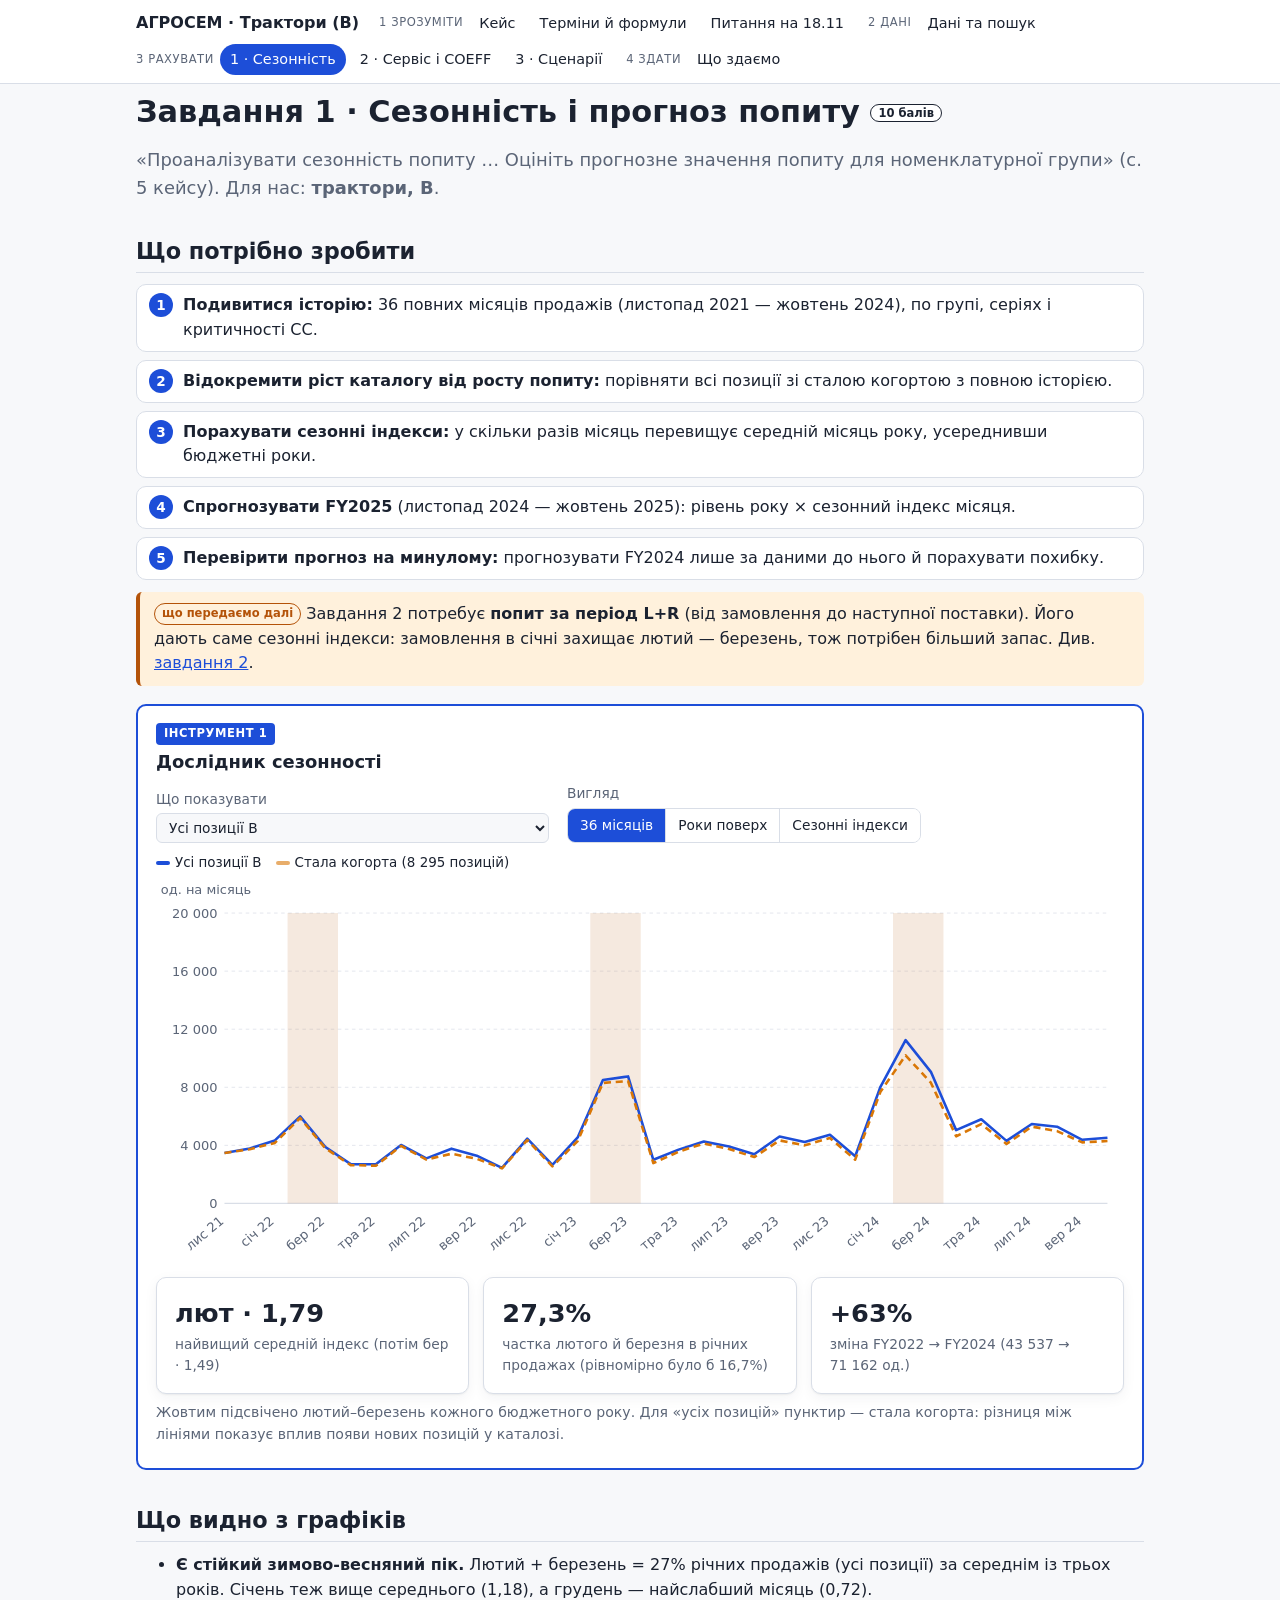
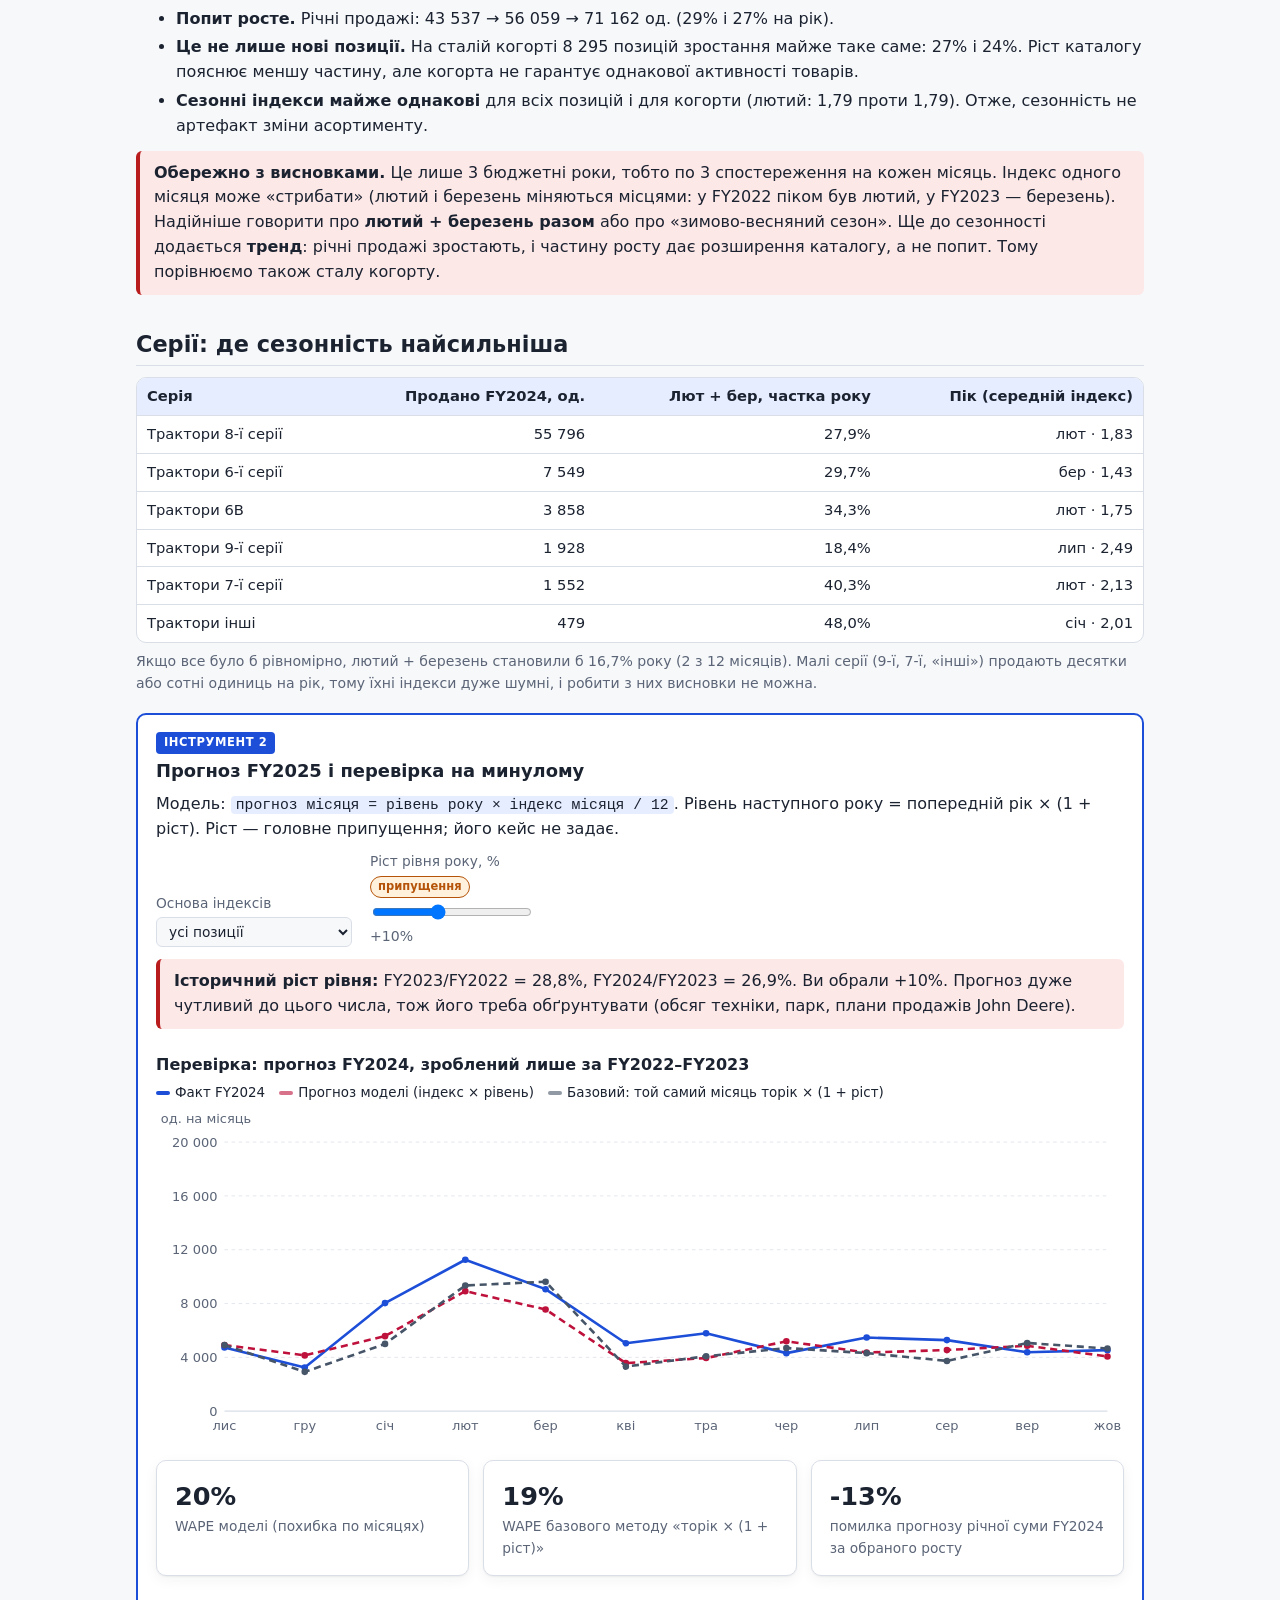
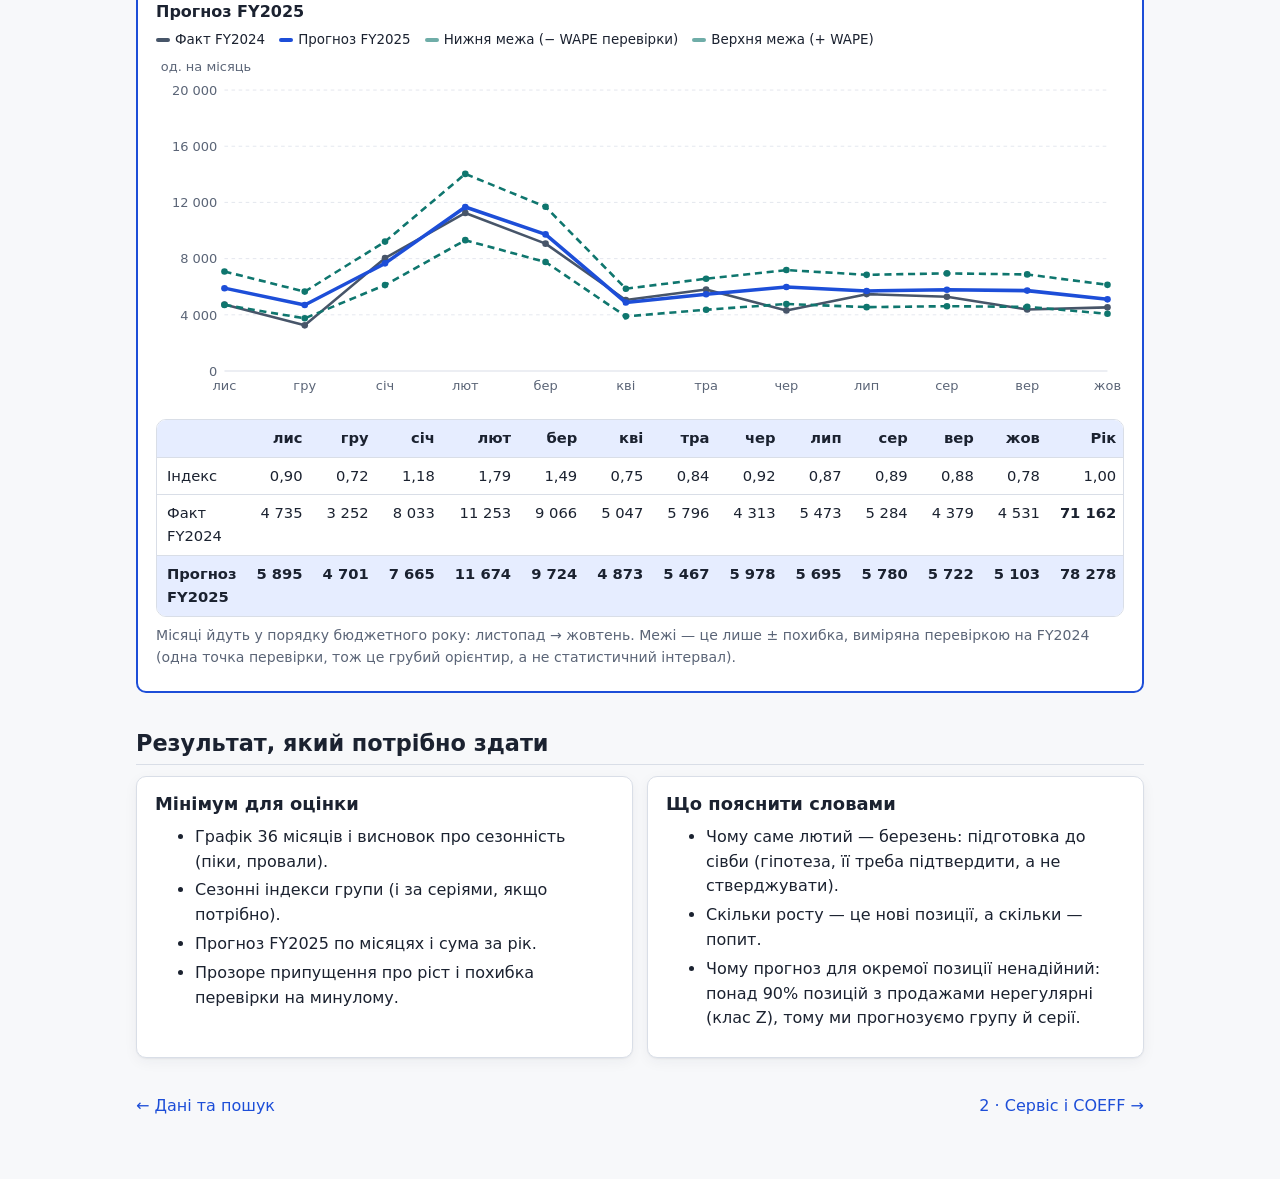
<file: html/3a_seasonality.html>
<!doctype html>
<html lang="uk">
<head>
<meta charset="utf-8">
<meta name="viewport" content="width=device-width, initial-scale=1">
<title>Завдання 1: сезонність і прогноз</title>
<link rel="stylesheet" href="assets/style.css">
</head>
<body data-page="seasonality">
<div id="top"></div>
<main class="wrap">

<h1>Завдання 1 · Сезонність і прогноз попиту <span class="tag pts">10 балів</span></h1>
<p class="lead">«Проаналізувати сезонність попиту … Оцініть прогнозне значення попиту для номенклатурної групи» (с. 5 кейсу). Для нас: <b>трактори, B</b>.</p>

<h2>Що потрібно зробити</h2>
<ol class="steps-list">
  <li><b>Подивитися історію:</b> 36 повних місяців продажів (листопад 2021 — жовтень 2024), по групі, серіях і критичності CC.</li>
  <li><b>Відокремити ріст каталогу від росту попиту:</b> порівняти всі позиції зі сталою когортою з повною історією.</li>
  <li><b>Порахувати сезонні індекси:</b> у скільки разів місяць перевищує середній місяць року, усереднивши бюджетні роки.</li>
  <li><b>Спрогнозувати FY2025</b> (листопад 2024 — жовтень 2025): рівень року × сезонний індекс місяця.</li>
  <li><b>Перевірити прогноз на минулому:</b> прогнозувати FY2024 лише за даними до нього й порахувати похибку.</li>
</ol>

<div class="callout assume">
  <p><span class="tag assume">що передаємо далі</span> Завдання 2 потребує <b>попит за період L+R</b> (від замовлення до наступної поставки). Його дають саме сезонні індекси: замовлення в січні захищає лютий — березень, тож потрібен більший запас. Див. <a href="3b_service_coeff.html">завдання 2</a>.</p>
</div>

<div class="tool">
  <span class="tool-badge">Інструмент 1</span>
  <h3>Дослідник сезонності</h3>
  <div class="controls">
    <label class="field">Що показувати<select id="dim"></select></label>
    <div class="field">Вигляд
      <div class="seg" id="view">
        <button data-v="line" class="on">36 місяців</button>
        <button data-v="overlay">Роки поверх</button>
        <button data-v="index">Сезонні індекси</button>
      </div></div>
  </div>
  <div id="chart1"></div>
  <div id="facts" class="grid g3"></div>
  <p class="small muted" id="chart1-note"></p>
</div>

<h2>Що видно з графіків</h2>
<ul id="insights"></ul>

<div class="callout warn">
  <b>Обережно з висновками.</b> Це лише 3 бюджетні роки, тобто по 3 спостереження на кожен місяць. Індекс одного місяця може «стрибати» (лютий і березень міняються місцями: у FY2022 піком був лютий, у FY2023 — березень). Надійніше говорити про <b>лютий + березень разом</b> або про «зимово-весняний сезон».
  Ще до сезонності додається <b>тренд</b>: річні продажі зростають, і частину росту дає розширення каталогу, а не попит. Тому порівнюємо також сталу когорту.
</div>

<h2>Серії: де сезонність найсильніша</h2>
<div class="tbl-wrap"><table id="series-seas">
<thead><tr><th>Серія</th><th class="num">Продано FY2024, од.</th><th class="num">Лют + бер, частка року</th><th class="num">Пік (середній індекс)</th></tr></thead><tbody></tbody></table></div>
<p class="small muted">Якщо все було б рівномірно, лютий + березень становили б 16,7% року (2 з 12 місяців). Малі серії (9-ї, 7-ї, «інші») продають десятки або сотні одиниць на рік, тому їхні індекси дуже шумні, і робити з них висновки не можна.</p>

<div class="tool">
  <span class="tool-badge">Інструмент 2</span>
  <h3>Прогноз FY2025 і перевірка на минулому</h3>
  <p>Модель: <code>прогноз місяця = рівень року × індекс місяця / 12</code>. Рівень наступного року = попередній рік × (1 + ріст). Ріст — головне припущення; його кейс не задає.</p>
  <div class="controls">
    <label class="field">Основа індексів
      <select id="fbase"><option value="all">усі позиції</option><option value="cohort">стала когорта (8 295)</option></select></label>
    <label class="field">Ріст рівня року, % <span class="tag assume">припущення</span>
      <input id="fg" type="range" min="-10" max="40" step="1" value="10"><span id="fgv" class="small"></span></label>
  </div>
  <div id="growth" class="callout"></div>

  <h4>Перевірка: прогноз FY2024, зроблений лише за FY2022–FY2023</h4>
  <div id="chart-bt"></div>
  <div id="bt-res" class="grid g3"></div>

  <h4>Прогноз FY2025</h4>
  <div id="chart-fc"></div>
  <div class="tbl-wrap"><table id="fc-table"><thead></thead><tbody></tbody></table></div>
  <p class="small muted" id="fc-note"></p>
</div>

<h2>Результат, який потрібно здати</h2>
<div class="grid g2">
  <div class="card"><h3>Мінімум для оцінки</h3>
    <ul>
      <li>Графік 36 місяців і висновок про сезонність (піки, провали).</li>
      <li>Сезонні індекси групи (і за серіями, якщо потрібно).</li>
      <li>Прогноз FY2025 по місяцях і сума за рік.</li>
      <li>Прозоре припущення про ріст і похибка перевірки на минулому.</li>
    </ul></div>
  <div class="card"><h3>Що пояснити словами</h3>
    <ul>
      <li>Чому саме лютий — березень: підготовка до сівби (гіпотеза, її треба підтвердити, а не стверджувати).</li>
      <li>Скільки росту — це нові позиції, а скільки — попит.</li>
      <li>Чому прогноз для окремої позиції ненадійний: понад 90% позицій з продажами нерегулярні (клас Z), тому ми прогнозуємо групу й серії.</li>
    </ul></div>
</div>

<div id="pager"></div>
</main>
<script src="data/summary.js"></script>
<script src="data/monthly.js"></script>
<script src="assets/charts.js"></script>
<script src="assets/common.js"></script>
<script>
(function () {
  var M = AGRO.monthly, MN = ['лис', 'гру', 'січ', 'лют', 'бер', 'кві', 'тра', 'чер', 'лип', 'сер', 'вер', 'жов'];
  var FYS = ['FY2022', 'FY2023', 'FY2024'];
  var fmt = U.fmtInt;

  function sum(a) { return a.reduce(function (x, y) { return x + y; }, 0); }
  function fyOf(v, k) { return v.slice(k * 12, k * 12 + 12); }
  function seasonal(v) {
    var per = [0, 1, 2].map(function (k) { var a = fyOf(v, k), m = sum(a) / 12; return a.map(function (x) { return x / m; }); });
    var mean = MN.map(function (_, i) { return (per[0][i] + per[1][i] + per[2][i]) / 3; });
    return { per: per, mean: mean };
  }
  function r2(x) { return Math.round(x * 100) / 100; }

  /* варіанти вибору */
  var dimSel = U.el('dim'), opts = [['all', 'Усі позиції B'], ['cohort', 'Стала когорта (8 295 позицій з повною історією)']];
  Object.keys(M.by_series).forEach(function (s) { opts.push(['s:' + s, 'Серія: ' + s]); });
  Object.keys(M.by_cc).forEach(function (c) { if (M.cc_sku_n[c] >= 100) opts.push(['c:' + c, 'CC ' + c + (U.CC[c] ? ' · ' + U.CC[c][0] : '')]); });
  dimSel.innerHTML = opts.map(function (o) { return '<option value="' + U.esc(o[0]) + '">' + U.esc(o[1]) + '</option>'; }).join('');
  function seriesFor(key) {
    if (key === 'all') return M.all; if (key === 'cohort') return M.cohort;
    if (key.indexOf('s:') === 0) return M.by_series[key.slice(2)];
    return M.by_cc[key.slice(2)];
  }

  var view = 'line';
  function draw1() {
    var key = dimSel.value, v = seriesFor(key), el = U.el('chart1'), S = seasonal(v);
    var labels = M.months.map(U.monthLabel), note = '';
    if (view === 'line') {
      var series = [{ name: dimSel.options[dimSel.selectedIndex].text, values: v, color: '--c1' }];
      if (key === 'all') series.push({ name: 'Стала когорта (8 295 позицій)', values: M.cohort, color: '--c2', dash: true });
      var shade = []; [0, 1, 2].forEach(function (k) { shade.push([k * 12 + 3, k * 12 + 4]); });
      Charts.line(el, { labels: labels, series: series, yFormat: fmt, yTitle: 'од. на місяць', height: 330, shade: shade, xRotate: true, maxXLabels: 18 });
      note = 'Жовтим підсвічено лютий–березень кожного бюджетного року. Для «усіх позицій» пунктир — стала когорта: різниця між лініями показує вплив появи нових позицій у каталозі.';
    } else if (view === 'overlay') {
      var cols = ['--c6', '--c2', '--c1'];
      Charts.line(el, { labels: MN, series: FYS.map(function (n, k) { return { name: n + ' (' + fmt(sum(fyOf(v, k))) + ' од.)', values: fyOf(v, k), color: cols[k] }; }),
        yFormat: fmt, yTitle: 'од. на місяць', height: 330 });
      note = 'Бюджетний рік починається в листопаді. Лінії одного й того ж місяця різних років зіставляють рівні: зростання між роками видно за різницею висоти ліній.';
    } else {
      var cols2 = ['--c6', '--c2', '--c1'];
      var ser = FYS.map(function (n, k) { return { name: n, values: S.per[k].map(r2), color: cols2[k], width: 1.4 }; });
      ser.push({ name: 'Середній індекс', values: S.mean.map(r2), color: '--c5', width: 3.2 });
      Charts.line(el, { labels: MN, series: ser, yFormat: function (x) { return U.fmt2(x); }, yTitle: 'індекс', height: 330, refY: 1 });
      note = 'Індекс 1,0 = середній місяць року (пунктир). Індекс 1,8 означає «у 1,8 раза більше за середній місяць». Середнє 12 індексів кожного року дорівнює 1.';
    }
    U.el('chart1-note').textContent = note;
    var tot = FYS.map(function (_, k) { return sum(fyOf(v, k)); });
    var top = S.mean.map(function (x, i) { return [x, i]; }).sort(function (a, b) { return b[0] - a[0]; });
    var fm = (S.mean[3] + S.mean[4]) / 12;
    U.el('facts').innerHTML =
      '<div class="card kpi"><div class="v">' + MN[top[0][1]] + ' · ' + U.fmt2(top[0][0]) + '</div><div class="l">найвищий середній індекс (потім ' + MN[top[1][1]] + ' · ' + U.fmt2(top[1][0]) + ')</div></div>' +
      '<div class="card kpi"><div class="v">' + U.pct(fm, 1) + '</div><div class="l">частка лютого й березня в річних продажах (рівномірно було б 16,7%)</div></div>' +
      '<div class="card kpi"><div class="v">' + (tot[0] > 0 ? '+' + U.pct(tot[2] / tot[0] - 1, 0) : '—') + '</div><div class="l">зміна FY2022 → FY2024 (' + fmt(tot[0]) + ' → ' + fmt(tot[2]) + ' од.)</div></div>';
  }
  U.el('view').addEventListener('click', function (e) {
    var b = e.target.closest('button'); if (!b) return;
    view = b.getAttribute('data-v');
    Array.prototype.forEach.call(this.children, function (x) { x.classList.toggle('on', x === b); });
    draw1();
  });
  dimSel.addEventListener('input', draw1);

  /* висновки */
  var A = seasonal(M.all), Cc = seasonal(M.cohort);
  var gAll = [sum(fyOf(M.all, 1)) / sum(fyOf(M.all, 0)) - 1, sum(fyOf(M.all, 2)) / sum(fyOf(M.all, 1)) - 1];
  var gCo = [sum(fyOf(M.cohort, 1)) / sum(fyOf(M.cohort, 0)) - 1, sum(fyOf(M.cohort, 2)) / sum(fyOf(M.cohort, 1)) - 1];
  U.el('insights').innerHTML =
    '<li><b>Є стійкий зимово-весняний пік.</b> Лютий + березень = ' + U.pct((A.mean[3] + A.mean[4]) / 12, 0) + ' річних продажів (усі позиції) за середнім із трьох років. Січень теж вище середнього (' + U.fmt2(A.mean[2]) + '), а грудень — найслабший місяць (' + U.fmt2(A.mean[1]) + ').</li>' +
    '<li><b>Попит росте.</b> Річні продажі: ' + fmt(sum(fyOf(M.all, 0))) + ' → ' + fmt(sum(fyOf(M.all, 1))) + ' → ' + fmt(sum(fyOf(M.all, 2))) + ' од. (' + U.pct(gAll[0], 0) + ' і ' + U.pct(gAll[1], 0) + ' на рік).</li>' +
    '<li><b>Це не лише нові позиції.</b> На сталій когорті 8 295 позицій зростання майже таке саме: ' + U.pct(gCo[0], 0) + ' і ' + U.pct(gCo[1], 0) + '. Ріст каталогу пояснює меншу частину, але когорта не гарантує однакової активності товарів.</li>' +
    '<li><b>Сезонні індекси майже однакові</b> для всіх позицій і для когорти (лютий: ' + U.fmt2(A.mean[3]) + ' проти ' + U.fmt2(Cc.mean[3]) + '). Отже, сезонність не артефакт зміни асортименту.</li>';

  /* таблиця серій */
  var tb = document.querySelector('#series-seas tbody'), rows = [];
  Object.keys(M.by_series).forEach(function (s) {
    var v = M.by_series[s], f = seasonal(v), y = fyOf(v, 2), top = f.mean.indexOf(Math.max.apply(null, f.mean));
    rows.push([s, sum(y), sum(y) > 0 ? (y[3] + y[4]) / sum(y) : null, MN[top] + ' · ' + U.fmt2(f.mean[top])]);
  });
  rows.sort(function (a, b) { return b[1] - a[1]; });
  tb.innerHTML = rows.map(function (r) { return '<tr><td>' + U.esc(r[0]) + '</td><td class="num">' + fmt(r[1]) + '</td><td class="num">' + (r[2] == null ? '—' : U.pct(r[2], 1)) + '</td><td class="num">' + r[3] + '</td></tr>'; }).join('');

  /* прогноз та перевірка */
  function wape(act, fc) { var e = 0, s = 0; act.forEach(function (a, i) { e += Math.abs(a - fc[i]); s += a; }); return e / s; }
  function drawForecast() {
    var base = U.el('fbase').value, v = base === 'cohort' ? M.cohort : M.all, g = parseInt(U.el('fg').value, 10) / 100;
    U.el('fgv').textContent = ' ' + (g >= 0 ? '+' : '') + Math.round(g * 100) + '%';
    var y = [fyOf(v, 0), fyOf(v, 1), fyOf(v, 2)], tot = y.map(sum);
    var hist = [tot[1] / tot[0] - 1, tot[2] / tot[1] - 1];
    U.el('growth').className = 'callout ' + (Math.abs(g - (hist[0] + hist[1]) / 2) > .15 ? 'warn' : 'assume');
    U.el('growth').innerHTML = '<b>Історичний ріст рівня:</b> FY2023/FY2022 = ' + U.pct(hist[0], 1) + ', FY2024/FY2023 = ' + U.pct(hist[1], 1) +
      '. Ви обрали ' + (g >= 0 ? '+' : '') + Math.round(g * 100) + '%. Прогноз дуже чутливий до цього числа, тож його треба обґрунтувати (обсяг техніки, парк, плани продажів John Deere).';

    /* перевірка: індекси лише з FY2022–FY2023, рівень FY2023 × (1+g) */
    var idx = MN.map(function (_, i) { return (y[0][i] / (tot[0] / 12) + y[1][i] / (tot[1] / 12)) / 2; });
    var modelBt = idx.map(function (x) { return tot[1] * (1 + g) * x / 12; });
    var naiveBt = y[1].map(function (x) { return x * (1 + g); });
    var wm = wape(y[2], modelBt), wn = wape(y[2], naiveBt);
    var totErr = (sum(modelBt) - tot[2]) / tot[2];
    Charts.line(U.el('chart-bt'), { labels: MN, yFormat: fmt, yTitle: 'од. на місяць', height: 290,
      series: [{ name: 'Факт FY2024', values: y[2], color: '--c1' }, { name: 'Прогноз моделі (індекс × рівень)', values: modelBt.map(Math.round), color: '--c5', dash: true },
        { name: 'Базовий: той самий місяць торік × (1 + ріст)', values: naiveBt.map(Math.round), color: '--c6', dash: true }] });
    U.el('bt-res').innerHTML =
      '<div class="card kpi"><div class="v">' + U.pct(wm, 0) + '</div><div class="l">WAPE моделі (похибка по місяцях)</div></div>' +
      '<div class="card kpi"><div class="v">' + U.pct(wn, 0) + '</div><div class="l">WAPE базового методу «торік × (1 + ріст)»</div></div>' +
      '<div class="card kpi"><div class="v">' + (totErr >= 0 ? '+' : '') + U.pct(totErr, 0) + '</div><div class="l">помилка прогнозу річної суми FY2024 за обраного росту</div></div>';

    /* прогноз FY2025: індекси з усіх трьох років */
    var S = seasonal(v), level = tot[2] * (1 + g), fc = S.mean.map(function (x) { return level * x / 12; });
    var low = fc.map(function (x) { return x * (1 - wm); }), high = fc.map(function (x) { return x * (1 + wm); });
    Charts.line(U.el('chart-fc'), { labels: MN, yFormat: fmt, yTitle: 'од. на місяць', height: 300,
      series: [{ name: 'Факт FY2024', values: y[2], color: '--c6' }, { name: 'Прогноз FY2025', values: fc.map(Math.round), color: '--c1', width: 3 },
        { name: 'Нижня межа (− WAPE перевірки)', values: low.map(Math.round), color: '--c3', dash: true }, { name: 'Верхня межа (+ WAPE)', values: high.map(Math.round), color: '--c3', dash: true }] });
    document.querySelector('#fc-table thead').innerHTML = '<tr><th></th>' + MN.map(function (m) { return '<th class="num">' + m + '</th>'; }).join('') + '<th class="num">Рік</th></tr>';
    document.querySelector('#fc-table tbody').innerHTML =
      '<tr><td>Індекс</td>' + S.mean.map(function (x) { return '<td class="num">' + U.fmt2(x) + '</td>'; }).join('') + '<td class="num">' + U.fmt2(sum(S.mean) / 12) + '</td></tr>' +
      '<tr><td>Факт FY2024</td>' + y[2].map(function (x) { return '<td class="num">' + fmt(x) + '</td>'; }).join('') + '<td class="num"><b>' + fmt(tot[2]) + '</b></td></tr>' +
      '<tr class="sel"><td><b>Прогноз FY2025</b></td>' + fc.map(function (x) { return '<td class="num"><b>' + fmt(x) + '</b></td>'; }).join('') + '<td class="num"><b>' + fmt(level) + '</b></td></tr>';
    U.el('fc-note').textContent = 'Місяці йдуть у порядку бюджетного року: листопад → жовтень. Межі — це лише ± похибка, виміряна перевіркою на FY2024 (одна точка перевірки, тож це грубий орієнтир, а не статистичний інтервал).';
  }
  U.el('fbase').addEventListener('input', drawForecast); U.el('fg').addEventListener('input', drawForecast);

  draw1(); drawForecast();
})();
</script>
</body>
</html>
</file>
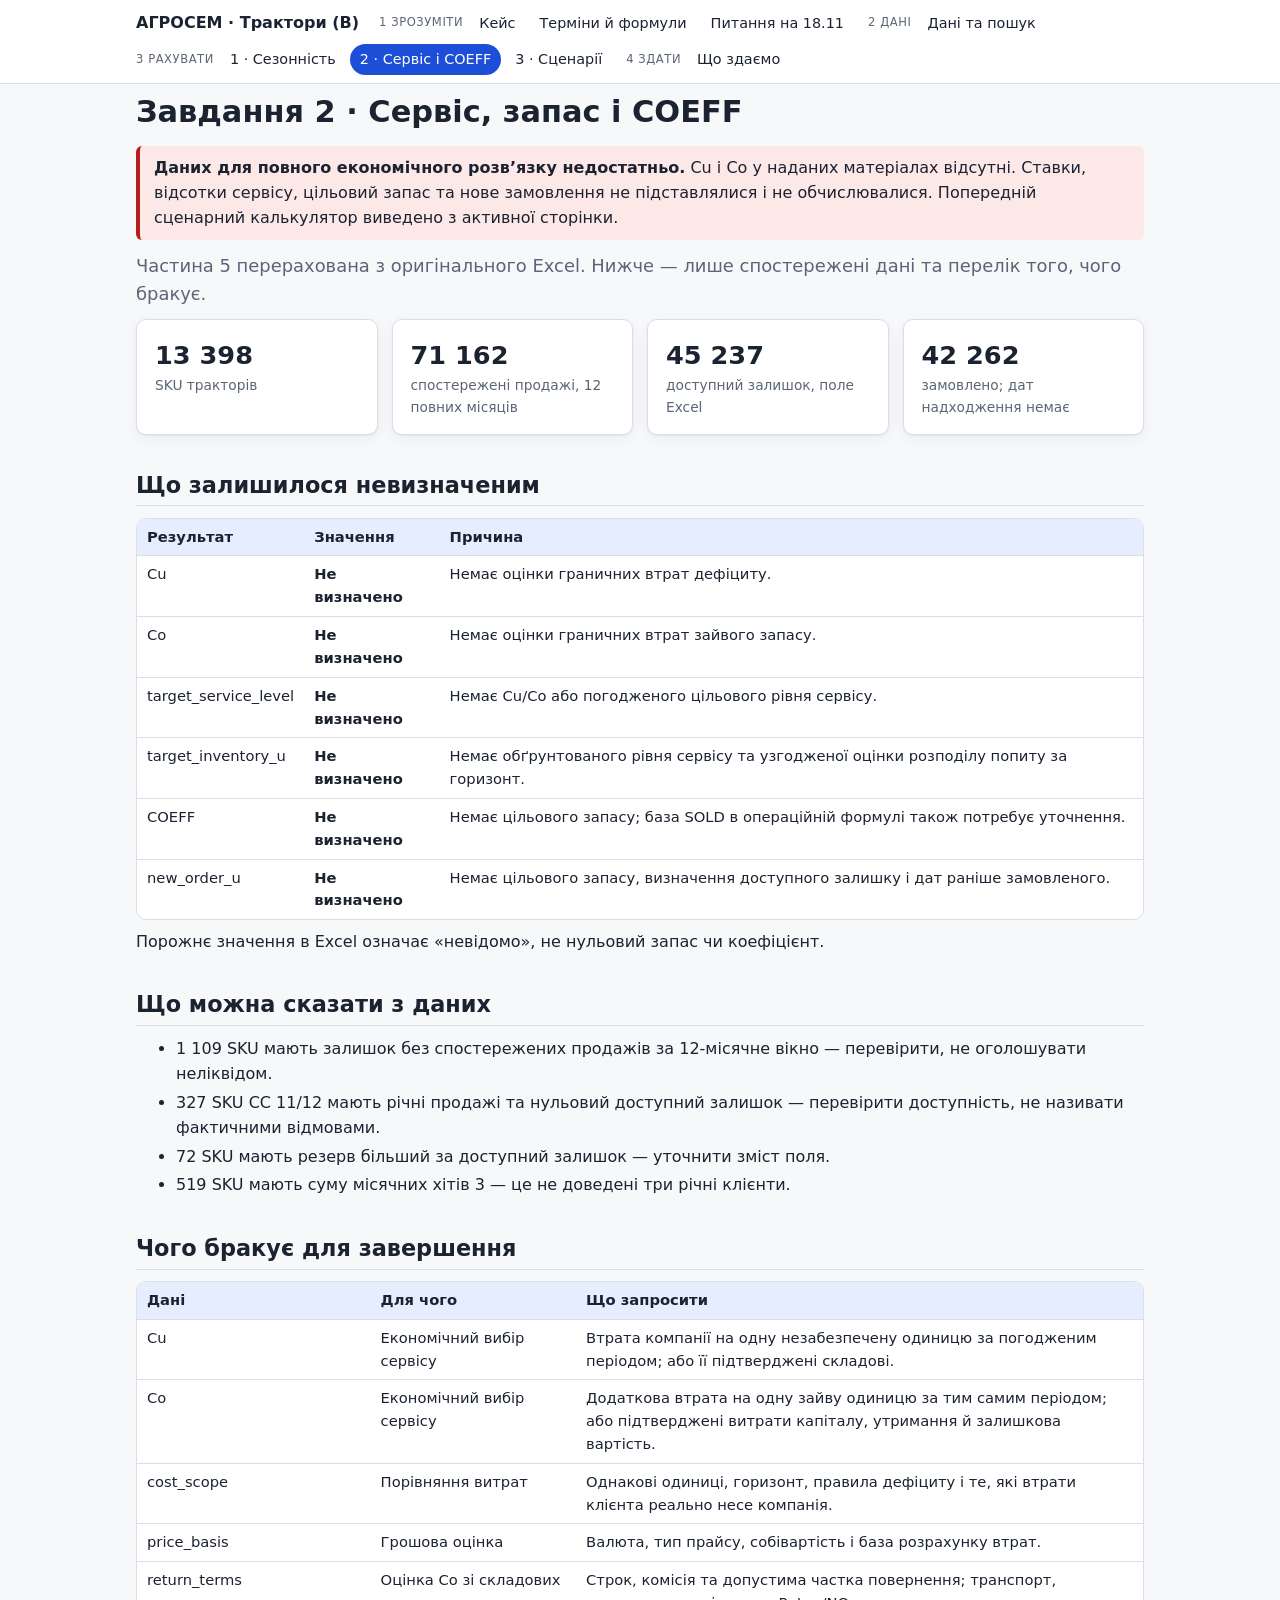
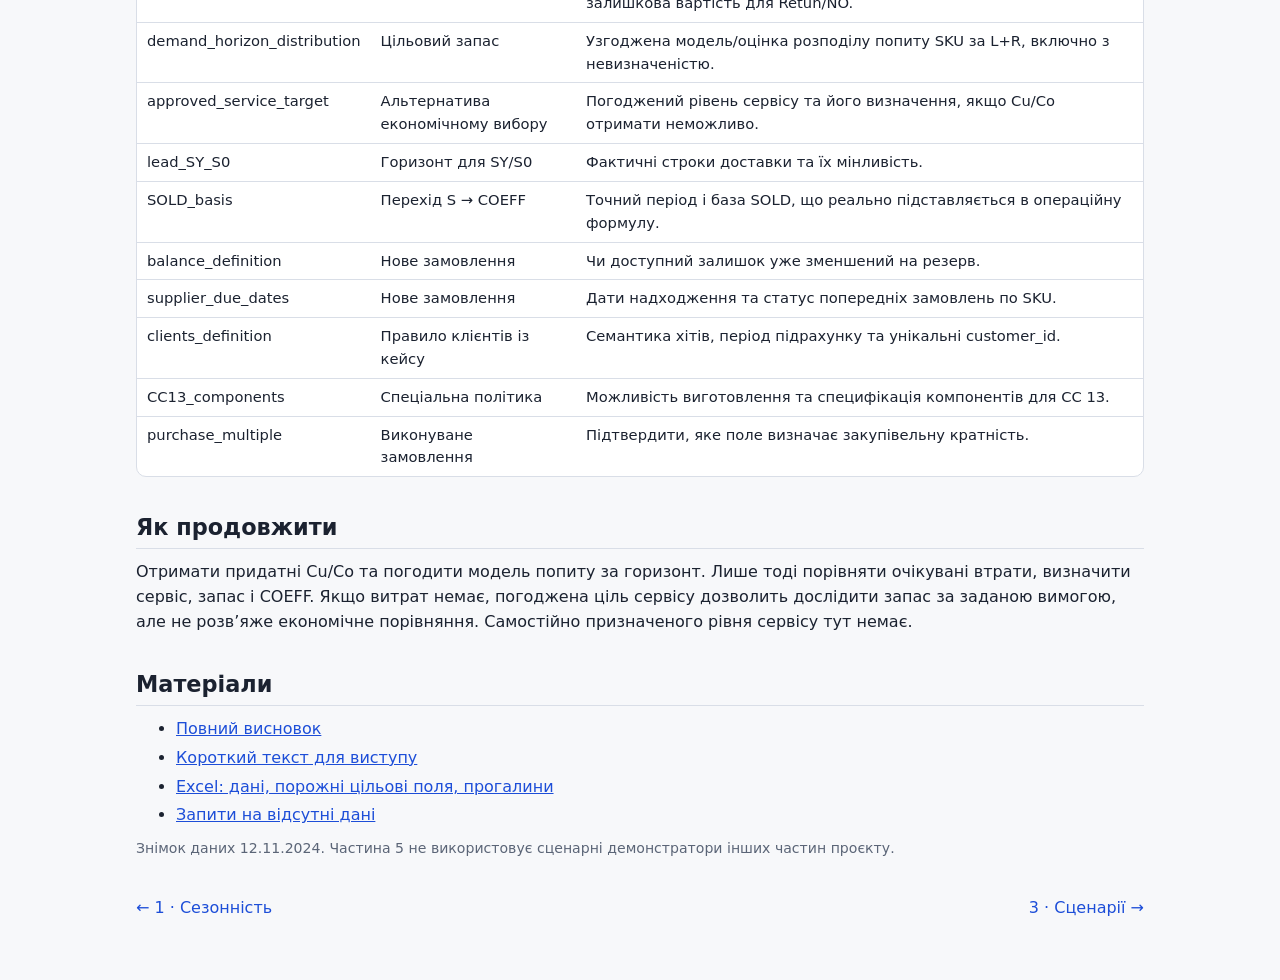
<file: html/3b_service_coeff.html>
<!doctype html>
<html lang="uk"><head><meta charset="utf-8"><meta name="viewport" content="width=device-width, initial-scale=1">
<title>Завдання 2: дані та невизначені результати</title><link rel="stylesheet" href="assets/style.css"></head>
<body data-page="coeff"><div id="top"></div><main class="wrap">
<h1>Завдання 2 · Сервіс, запас і COEFF</h1>
<div class="callout warn"><b>Даних для повного економічного розв’язку недостатньо.</b>
Cu і Co у наданих матеріалах відсутні. Ставки, відсотки сервісу, цільовий запас та нове замовлення не підставлялися і не обчислювалися.
Попередній сценарний калькулятор виведено з активної сторінки.</div>
<p class="lead">Частина 5 перерахована з оригінального Excel. Нижче — лише спостережені дані та перелік того, чого бракує.</p>
<div class="grid g4">
<div class="card kpi"><div class="v">13 398</div><div class="l">SKU тракторів</div></div>
<div class="card kpi"><div class="v">71 162</div><div class="l">спостережені продажі, 12 повних місяців</div></div>
<div class="card kpi"><div class="v">45 237</div><div class="l">доступний залишок, поле Excel</div></div>
<div class="card kpi"><div class="v">42 262</div><div class="l">замовлено; дат надходження немає</div></div>
</div>
<h2>Що залишилося невизначеним</h2>
<div class="tbl-wrap"><table><thead><tr><th>Результат</th><th>Значення</th><th>Причина</th></tr></thead><tbody><tr><td>Cu</td><td><b>Не визначено</b></td><td>Немає оцінки граничних втрат дефіциту.</td></tr><tr><td>Co</td><td><b>Не визначено</b></td><td>Немає оцінки граничних втрат зайвого запасу.</td></tr><tr><td>target_service_level</td><td><b>Не визначено</b></td><td>Немає Cu/Co або погодженого цільового рівня сервісу.</td></tr><tr><td>target_inventory_u</td><td><b>Не визначено</b></td><td>Немає обґрунтованого рівня сервісу та узгодженої оцінки розподілу попиту за горизонт.</td></tr><tr><td>COEFF</td><td><b>Не визначено</b></td><td>Немає цільового запасу; база SOLD в операційній формулі також потребує уточнення.</td></tr><tr><td>new_order_u</td><td><b>Не визначено</b></td><td>Немає цільового запасу, визначення доступного залишку і дат раніше замовленого.</td></tr></tbody></table></div>
<p>Порожнє значення в Excel означає «невідомо», не нульовий запас чи коефіцієнт.</p>
<h2>Що можна сказати з даних</h2><ul>
<li>1 109 SKU мають залишок без спостережених продажів за 12-місячне вікно — перевірити, не оголошувати неліквідом.</li>
<li>327 SKU CC 11/12 мають річні продажі та нульовий доступний залишок — перевірити доступність, не називати фактичними відмовами.</li>
<li>72 SKU мають резерв більший за доступний залишок — уточнити зміст поля.</li>
<li>519 SKU мають суму місячних хітів 3 — це не доведені три річні клієнти.</li></ul>
<h2>Чого бракує для завершення</h2>
<div class="tbl-wrap"><table><thead><tr><th>Дані</th><th>Для чого</th><th>Що запросити</th></tr></thead><tbody><tr><td>Cu</td><td>Економічний вибір сервісу</td><td>Втрата компанії на одну незабезпечену одиницю за погодженим періодом; або її підтверджені складові.</td></tr><tr><td>Co</td><td>Економічний вибір сервісу</td><td>Додаткова втрата на одну зайву одиницю за тим самим періодом; або підтверджені витрати капіталу, утримання й залишкова вартість.</td></tr><tr><td>cost_scope</td><td>Порівняння витрат</td><td>Однакові одиниці, горизонт, правила дефіциту і те, які втрати клієнта реально несе компанія.</td></tr><tr><td>price_basis</td><td>Грошова оцінка</td><td>Валюта, тип прайсу, собівартість і база розрахунку втрат.</td></tr><tr><td>return_terms</td><td>Оцінка Co зі складових</td><td>Строк, комісія та допустима частка повернення; транспорт, залишкова вартість для Retun/NO.</td></tr><tr><td>demand_horizon_distribution</td><td>Цільовий запас</td><td>Узгоджена модель/оцінка розподілу попиту SKU за L+R, включно з невизначеністю.</td></tr><tr><td>approved_service_target</td><td>Альтернатива економічному вибору</td><td>Погоджений рівень сервісу та його визначення, якщо Cu/Co отримати неможливо.</td></tr><tr><td>lead_SY_S0</td><td>Горизонт для SY/S0</td><td>Фактичні строки доставки та їх мінливість.</td></tr><tr><td>SOLD_basis</td><td>Перехід S → COEFF</td><td>Точний період і база SOLD, що реально підставляється в операційну формулу.</td></tr><tr><td>balance_definition</td><td>Нове замовлення</td><td>Чи доступний залишок уже зменшений на резерв.</td></tr><tr><td>supplier_due_dates</td><td>Нове замовлення</td><td>Дати надходження та статус попередніх замовлень по SKU.</td></tr><tr><td>clients_definition</td><td>Правило клієнтів із кейсу</td><td>Семантика хітів, період підрахунку та унікальні customer_id.</td></tr><tr><td>CC13_components</td><td>Спеціальна політика</td><td>Можливість виготовлення та специфікація компонентів для CC 13.</td></tr><tr><td>purchase_multiple</td><td>Виконуване замовлення</td><td>Підтвердити, яке поле визначає закупівельну кратність.</td></tr></tbody></table></div>
<h2>Як продовжити</h2><p>Отримати придатні Cu/Co та погодити модель попиту за горизонт. Лише тоді порівняти очікувані втрати, визначити сервіс, запас і COEFF.
Якщо витрат немає, погоджена ціль сервісу дозволить дослідити запас за заданою вимогою, але не розв’яже економічне порівняння.
Самостійно призначеного рівня сервісу тут немає.</p>
<h2>Матеріали</h2><ul>
<li><a href="../conclusions/запаси-сервіс-coeff.md">Повний висновок</a></li>
<li><a href="../conclusions/запаси-для-виступу.md">Короткий текст для виступу</a></li>
<li><a href="../inventory/out/inventory_data_and_gaps.xlsx">Excel: дані, порожні цільові поля, прогалини</a></li>
<li><a href="../inventory/out/missing_inputs.csv">Запити на відсутні дані</a></li></ul>
<p class="small muted">Знімок даних 12.11.2024. Частина 5 не використовує сценарні демонстратори інших частин проєкту.</p>
<div id="pager"></div></main><script src="assets/common.js"></script></body></html>
</file>
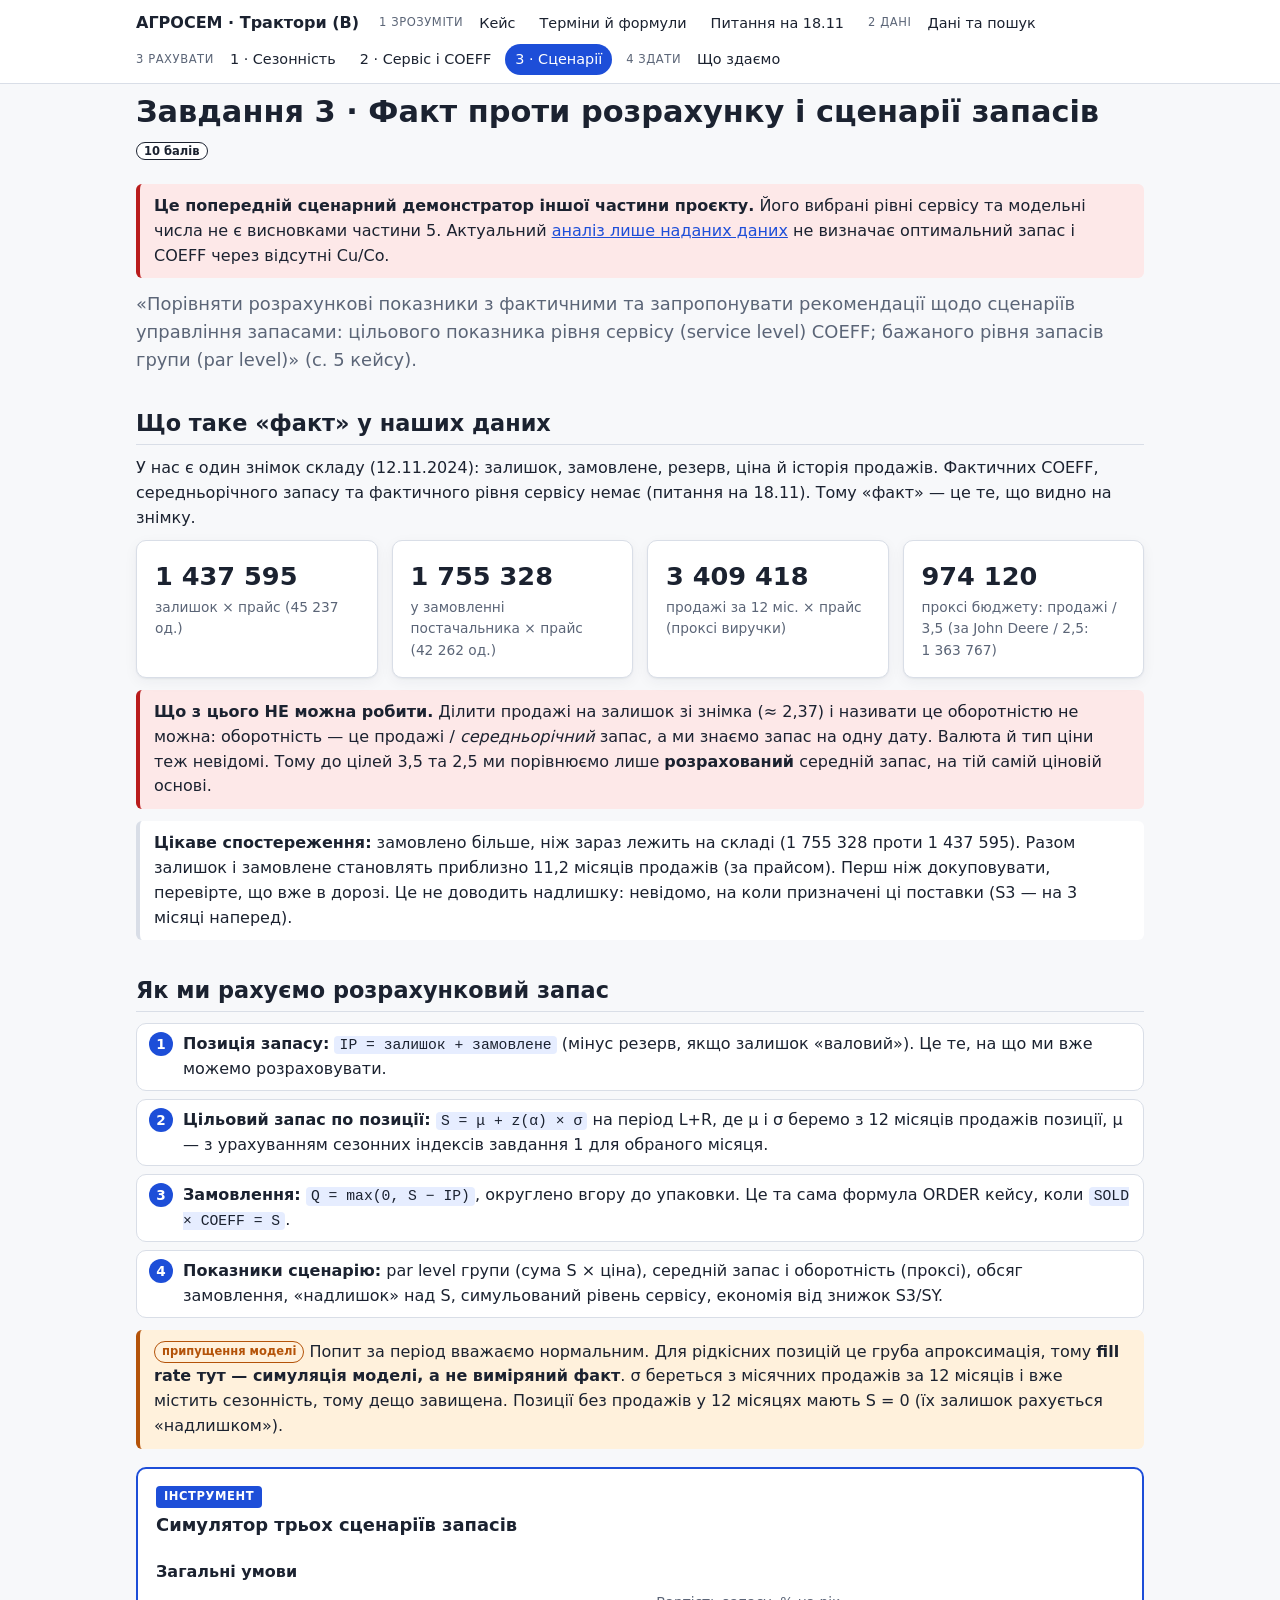
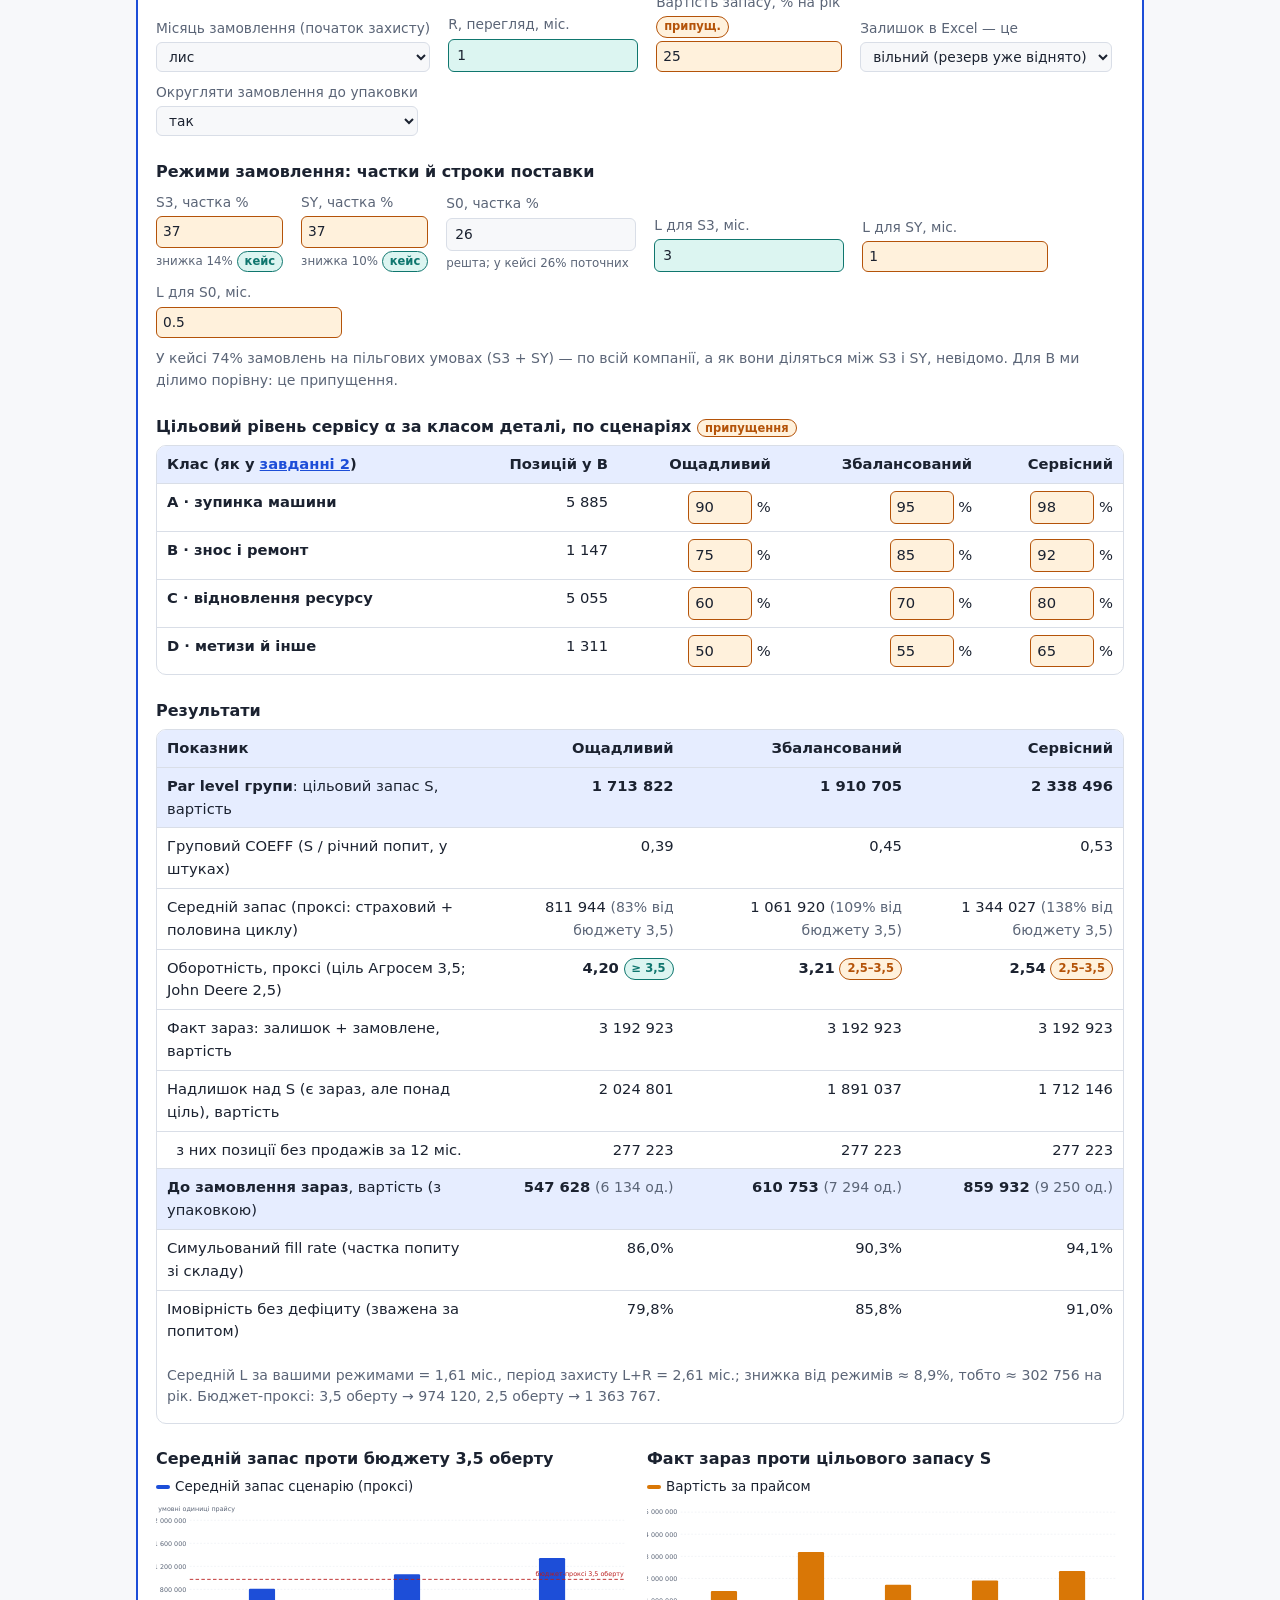
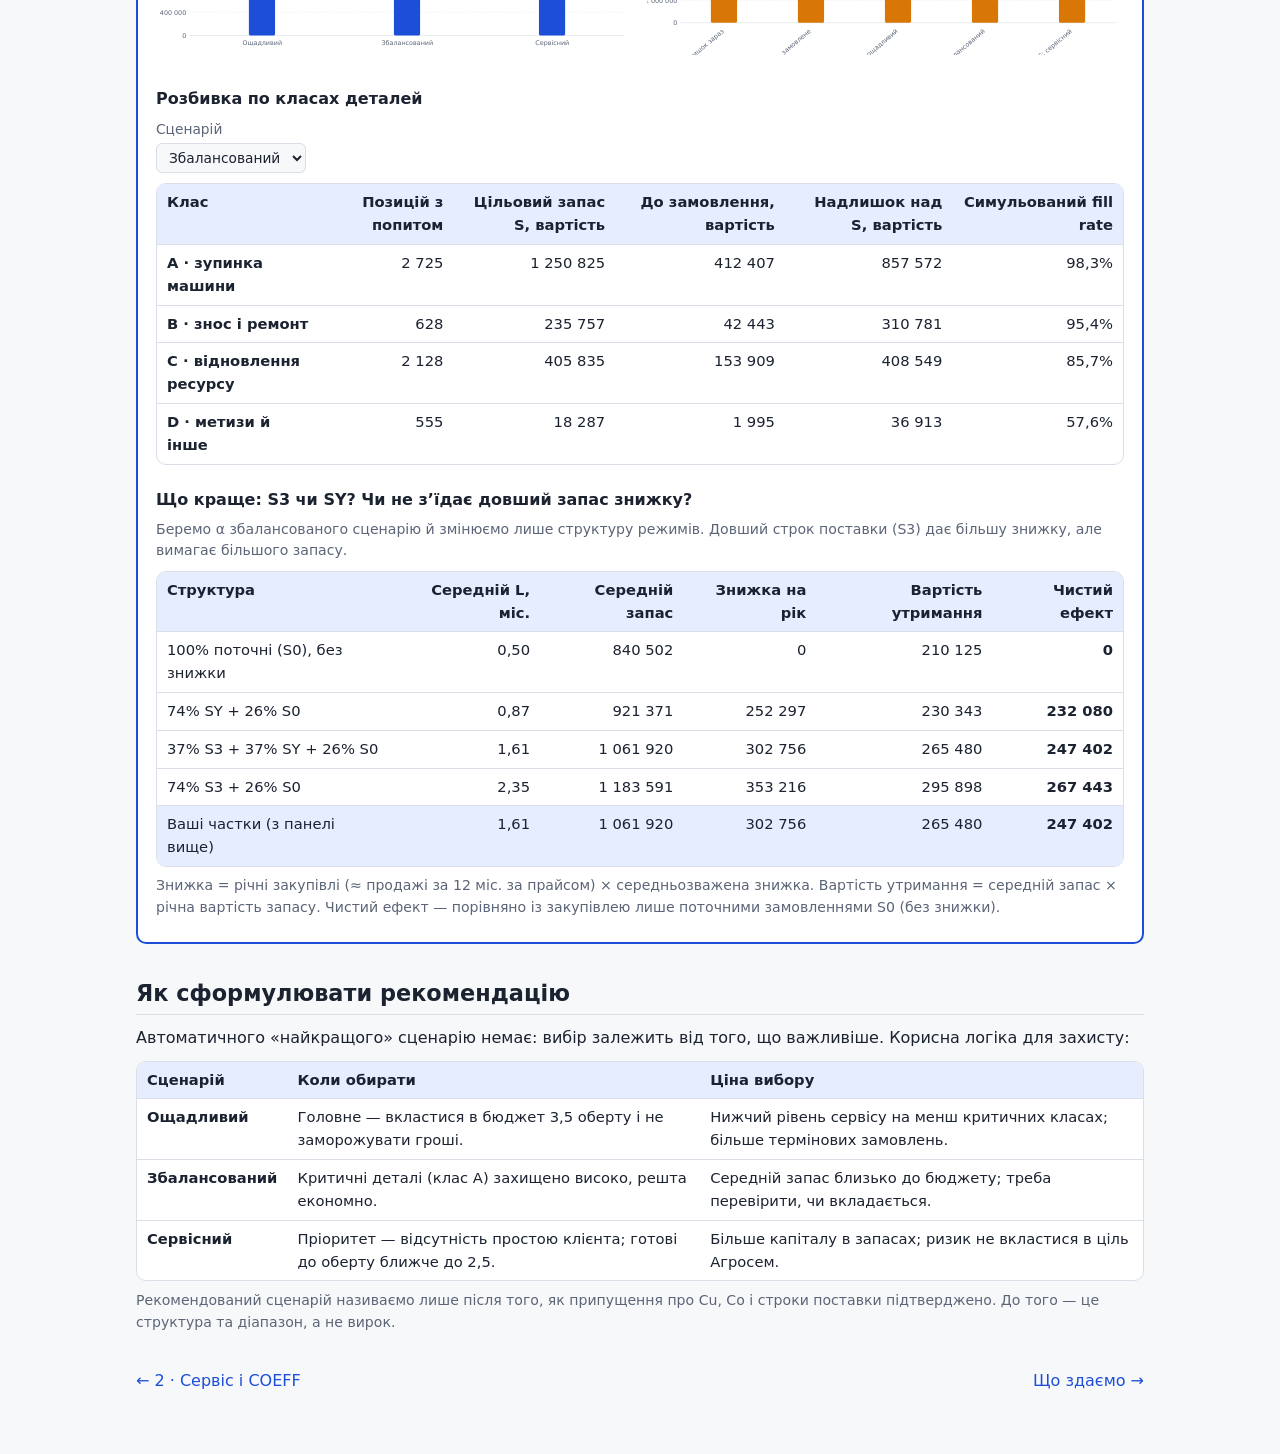
<file: html/3c_scenarios.html>
<!doctype html>
<html lang="uk">
<head>
<meta charset="utf-8">
<meta name="viewport" content="width=device-width, initial-scale=1">
<title>Завдання 3: факт і сценарії</title>
<link rel="stylesheet" href="assets/style.css">
</head>
<body data-page="scenarios">
<div id="top"></div>
<main class="wrap">

<h1>Завдання 3 · Факт проти розрахунку і сценарії запасів <span class="tag pts">10 балів</span></h1>
<div class="callout warn"><b>Це попередній сценарний демонстратор іншої частини проєкту.</b>
Його вибрані рівні сервісу та модельні числа не є висновками частини 5.
Актуальний <a href="3b_service_coeff.html">аналіз лише наданих даних</a> не визначає оптимальний запас і COEFF через відсутні Cu/Co.</div>
<p class="lead">«Порівняти розрахункові показники з фактичними та запропонувати рекомендації щодо сценаріїв управління запасами: цільового показника рівня сервісу (service level) COEFF; бажаного рівня запасів групи (par level)» (с. 5 кейсу).</p>

<h2>Що таке «факт» у наших даних</h2>
<p>У нас є один знімок складу (12.11.2024): залишок, замовлене, резерв, ціна й історія продажів. Фактичних COEFF, середньорічного запасу та фактичного рівня сервісу немає (питання на 18.11). Тому «факт» — це те, що видно на знімку.</p>
<div class="grid g4">
  <div class="card kpi"><div class="v" data-sum="stock_value" data-f="money"></div><div class="l">залишок × прайс (<span data-sum="stock_u"></span> од.)</div></div>
  <div class="card kpi"><div class="v" data-sum="ordered_value" data-f="money"></div><div class="l">у замовленні постачальника × прайс (<span data-sum="ordered_u"></span> од.)</div></div>
  <div class="card kpi"><div class="v" data-sum="sold12_value" data-f="money"></div><div class="l">продажі за 12 міс. × прайс (проксі виручки)</div></div>
  <div class="card kpi"><div class="v" data-sum="budget_proxy_3_5" data-f="money"></div><div class="l">проксі бюджету: продажі / 3,5 (за John Deere / 2,5: <span data-sum="budget_proxy_2_5" data-f="money"></span>)</div></div>
</div>
<div class="callout warn">
  <p><b>Що з цього НЕ можна робити.</b> Ділити продажі на залишок зі знімка (≈ <span id="ratio"></span>) і називати це оборотністю не можна: оборотність — це продажі / <i>середньорічний</i> запас, а ми знаємо запас на одну дату. Валюта й тип ціни теж невідомі. Тому до цілей 3,5 та 2,5 ми порівнюємо лише <b>розрахований</b> середній запас, на тій самій ціновій основі.</p>
</div>
<div class="callout">
  <p><b>Цікаве спостереження:</b> замовлено більше, ніж зараз лежить на складі (<span id="ord-vs-stock"></span>). Разом залишок і замовлене становлять приблизно <span id="ip-months"></span> місяців продажів (за прайсом). Перш ніж докуповувати, перевірте, що вже в дорозі. Це не доводить надлишку: невідомо, на коли призначені ці поставки (S3 — на 3 місяці наперед).</p>
</div>

<h2>Як ми рахуємо розрахунковий запас</h2>
<ol class="steps-list">
  <li><b>Позиція запасу:</b> <code>IP = залишок + замовлене</code> (мінус резерв, якщо залишок «валовий»). Це те, на що ми вже можемо розраховувати.</li>
  <li><b>Цільовий запас по позиції:</b> <code>S = μ + z(α) × σ</code> на період L+R, де μ і σ беремо з 12 місяців продажів позиції, μ — з урахуванням сезонних індексів завдання 1 для обраного місяця.</li>
  <li><b>Замовлення:</b> <code>Q = max(0, S − IP)</code>, округлено вгору до упаковки. Це та сама формула ORDER кейсу, коли <code>SOLD × COEFF = S</code>.</li>
  <li><b>Показники сценарію:</b> par level групи (сума S × ціна), середній запас і оборотність (проксі), обсяг замовлення, «надлишок» над S, симульований рівень сервісу, економія від знижок S3/SY.</li>
</ol>
<div class="callout assume">
  <p><span class="tag assume">припущення моделі</span> Попит за період вважаємо нормальним. Для рідкісних позицій це груба апроксимація, тому <b>fill rate тут — симуляція моделі, а не виміряний факт</b>. σ береться з місячних продажів за 12 місяців і вже містить сезонність, тому дещо завищена. Позиції без продажів у 12 місяцях мають S = 0 (їх залишок рахується «надлишком»).</p>
</div>

<div class="tool">
  <span class="tool-badge">Інструмент</span>
  <h3>Симулятор трьох сценаріїв запасів</h3>

  <h4>Загальні умови</h4>
  <div class="controls">
    <label class="field">Місяць замовлення (початок захисту)<select id="m"></select></label>
    <label class="field">R, перегляд, міс.<input id="R" type="number" min="0.25" step="0.25" value="1" class="given-in"></label>
    <label class="field">Вартість запасу, % на рік <span class="tag assume">припущ.</span><input id="h" type="number" min="0" step="1" value="25" class="assume-in"></label>
    <label class="field">Залишок в Excel — це<select id="gross"><option value="0">вільний (резерв уже віднято)</option><option value="1">валовий (віднімаємо резерв)</option></select></label>
    <label class="field">Округляти замовлення до упаковки<select id="pack"><option value="1">так</option><option value="0">ні</option></select></label>
  </div>
  <h4>Режими замовлення: частки й строки поставки</h4>
  <div class="controls">
    <label class="field">S3, частка %<input id="s3" type="number" min="0" max="100" value="37" class="assume-in"><span class="hint">знижка 14% <span class="tag given">кейс</span></span></label>
    <label class="field">SY, частка %<input id="sy" type="number" min="0" max="100" value="37" class="assume-in"><span class="hint">знижка 10% <span class="tag given">кейс</span></span></label>
    <label class="field">S0, частка %<input id="s0" type="number" disabled value="26"><span class="hint">решта; у кейсі 26% поточних</span></label>
    <label class="field">L для S3, міс.<input id="L3" type="number" min="0" step="0.25" value="3" class="given-in"></label>
    <label class="field">L для SY, міс.<input id="LY" type="number" min="0" step="0.25" value="1" class="assume-in"></label>
    <label class="field">L для S0, міс.<input id="L0" type="number" min="0" step="0.25" value="0.5" class="assume-in"></label>
  </div>
  <p class="small muted">У кейсі 74% замовлень на пільгових умовах (S3 + SY) — по всій компанії, а як вони діляться між S3 і SY, невідомо. Для B ми ділимо порівну: це припущення.</p>

  <h4>Цільовий рівень сервісу α за класом деталі, по сценаріях <span class="tag assume">припущення</span></h4>
  <div class="tbl-wrap"><table id="alpha-table">
    <thead><tr><th>Клас (як у <a href="3b_service_coeff.html">завданні 2</a>)</th><th class="num">Позицій у B</th><th class="num">Ощадливий</th><th class="num">Збалансований</th><th class="num">Сервісний</th></tr></thead>
    <tbody></tbody></table></div>

  <h4>Результати</h4>
  <div id="res" class="tbl-wrap"></div>
  <div class="grid g2">
    <div><h4>Середній запас проти бюджету 3,5 оберту</h4><div id="chart-avg"></div></div>
    <div><h4>Факт зараз проти цільового запасу S</h4><div id="chart-ip"></div></div>
  </div>

  <h4>Розбивка по класах деталей</h4>
  <div class="controls"><label class="field">Сценарій<select id="bsel"><option value="0">Ощадливий</option><option value="1" selected>Збалансований</option><option value="2">Сервісний</option></select></label></div>
  <div class="tbl-wrap"><table id="cls"><thead><tr><th>Клас</th><th class="num">Позицій з попитом</th><th class="num">Цільовий запас S, вартість</th><th class="num">До замовлення, вартість</th><th class="num">Надлишок над S, вартість</th><th class="num">Симульований fill rate</th></tr></thead><tbody></tbody></table></div>

  <h4>Що краще: S3 чи SY? Чи не з’їдає довший запас знижку?</h4>
  <p class="small muted">Беремо α збалансованого сценарію й змінюємо лише структуру режимів. Довший строк поставки (S3) дає більшу знижку, але вимагає більшого запасу.</p>
  <div class="tbl-wrap"><table id="mix"><thead><tr><th>Структура</th><th class="num">Середній L, міс.</th><th class="num">Середній запас</th><th class="num">Знижка на рік</th><th class="num">Вартість утримання</th><th class="num">Чистий ефект</th></tr></thead><tbody></tbody></table></div>
  <p class="small muted">Знижка = річні закупівлі (≈ продажі за 12 міс. за прайсом) × середньозважена знижка. Вартість утримання = середній запас × річна вартість запасу. Чистий ефект — порівняно із закупівлею лише поточними замовленнями S0 (без знижки).</p>
</div>

<h2>Як сформулювати рекомендацію</h2>
<p>Автоматичного «найкращого» сценарію немає: вибір залежить від того, що важливіше. Корисна логіка для захисту:</p>
<div class="tbl-wrap"><table>
<thead><tr><th>Сценарій</th><th>Коли обирати</th><th>Ціна вибору</th></tr></thead>
<tbody>
<tr><td><b>Ощадливий</b></td><td>Головне — вкластися в бюджет 3,5 оберту і не заморожувати гроші.</td><td>Нижчий рівень сервісу на менш критичних класах; більше термінових замовлень.</td></tr>
<tr><td><b>Збалансований</b></td><td>Критичні деталі (клас A) захищено високо, решта економно.</td><td>Середній запас близько до бюджету; треба перевірити, чи вкладається.</td></tr>
<tr><td><b>Сервісний</b></td><td>Пріоритет — відсутність простою клієнта; готові до оберту ближче до 2,5.</td><td>Більше капіталу в запасах; ризик не вкластися в ціль Агросем.</td></tr>
</tbody></table></div>
<p class="small muted">Рекомендований сценарій називаємо лише після того, як припущення про Cu, Co і строки поставки підтверджено. До того — це структура та діапазон, а не вирок.</p>

<div id="pager"></div>
</main>
<script src="data/summary.js"></script>
<script src="data/monthly.js"></script>
<script src="data/skus.js"></script>
<script src="assets/stats.js"></script>
<script src="assets/charts.js"></script>
<script src="assets/common.js"></script>
<script>
(function () {
  var S = AGRO.summary, M = AGRO.monthly, K = AGRO.skus, C = {}; K.cols.forEach(function (n, i) { C[n] = i; });
  var MN = ['лис', 'гру', 'січ', 'лют', 'бер', 'кві', 'тра', 'чер', 'лип', 'сер', 'вер', 'жов'];
  var IDX = M.seasonal.all.mean;
  var CLS = { A: { name: 'A · зупинка машини', codes: [11, 12, 13, 14, 51, 52, 54] }, B: { name: 'B · знос і ремонт', codes: [15, 55] },
    C: { name: 'C · відновлення ресурсу', codes: [20, 50] }, D: { name: 'D · метизи й інше', codes: [21, 90, 91, 99, 0] } };
  var KEYS = ['A', 'B', 'C', 'D'];
  var ALPHA = { A: [90, 95, 98], B: [75, 85, 92], C: [60, 70, 80], D: [50, 55, 65] };
  var SCN = ['Ощадливий', 'Збалансований', 'Сервісний'];
  function clsOf(cc) { for (var k in CLS) if (CLS[k].codes.indexOf(cc) >= 0) return k; return 'D'; }
  function num(id, d) { var v = parseFloat(U.el(id).value); return isNaN(v) ? d : v; }

  /* факти зі знімка */
  U.el('ratio').textContent = U.fmt2(S.sold12_value / S.stock_value);
  U.el('ord-vs-stock').textContent = U.fmtInt(S.ordered_value) + ' проти ' + U.fmtInt(S.stock_value);
  U.el('ip-months').textContent = U.fmt1((S.stock_value + S.ordered_value) / S.sold12_value * 12);

  /* масиви з попитом */
  var P = [], noDemandIP = { free: 0, gross: 0 };
  K.rows.forEach(function (r) {
    var mean = r[C.mean12];
    if (mean > 0) P.push({ k: clsOf(r[C.cc]), mean: mean, sd: r[C.std12] || 0, price: r[C.price], stock: r[C.stock], ord: r[C.ordered], res: r[C.reserved], pack: r[C.pack] > 1 ? r[C.pack] : 1 });
    else { noDemandIP.free += (r[C.stock] + r[C.ordered]) * r[C.price]; noDemandIP.gross += Math.max(0, r[C.stock] + r[C.ordered] - r[C.reserved]) * r[C.price]; }
  });
  var counts = {}; KEYS.forEach(function (k) { counts[k] = 0; });
  P.forEach(function (p) { counts[p.k]++; });
  var totalCounts = {}; KEYS.forEach(function (k) { totalCounts[k] = 0; });
  Object.keys(S.cc_counts).forEach(function (cc) { totalCounts[clsOf(+cc)] += S.cc_counts[cc]; });

  U.el('m').innerHTML = MN.map(function (m, i) { return '<option value="' + i + '">' + m + '</option>'; }).join('');
  document.querySelector('#alpha-table tbody').innerHTML = KEYS.map(function (k) {
    return '<tr><td><b>' + CLS[k].name + '</b></td><td class="num">' + U.fmtInt(totalCounts[k]) + '</td>' +
      [0, 1, 2].map(function (j) { return '<td class="num"><input id="a-' + k + j + '" type="number" min="1" max="99.9" step="1" value="' + ALPHA[k][j] + '" class="assume-in" style="width:64px"> %</td>'; }).join('') + '</tr>';
  }).join('');

  function winSum(m, T) { var s = 0, n = Math.ceil(T), k; for (k = 0; k < n; k++) s += Math.min(1, T - k) * IDX[(m + k) % 12]; return s; }

  function simulate(alpha, Leff, Rr, m, gross, pack) {
    var T = Leff + Rr, ws = winSum(m, T), z = {}, by = {}, k;
    KEYS.forEach(function (c) { z[c] = Stats.invPhi(Math.min(0.999, Math.max(0.01, alpha[c] / 100))); by[c] = { n: 0, S: 0, ord: 0, ex: 0, mu: 0, sh: 0, Su: 0, Du: 0 }; });
    var tot = { S: 0, ord: 0, ordU: 0, ex: 0, avg: 0, mu: 0, sh: 0, Su: 0, Du: 0, cyc: 0 }, sqT = Math.sqrt(T);
    P.forEach(function (p) {
      var ip = p.stock + p.ord - (gross ? p.res : 0); ip = Math.max(0, ip);
      var sg = p.sd * sqT, muw = p.mean * ws, S_ = Math.ceil(muw + z[p.k] * sg), q = Math.max(0, S_ - ip);
      if (pack && p.pack > 1) q = Math.ceil(q / p.pack - 1e-9) * p.pack;
      var ze = sg > 0 ? (S_ - muw) / sg : 99, sh = sg > 0 ? sg * Stats.loss(ze) : Math.max(0, muw - S_);
      var b = by[p.k];
      b.n++; b.S += S_ * p.price; b.ord += q * p.price; b.ex += Math.max(0, ip - S_) * p.price; b.mu += muw; b.sh += sh;
      tot.S += S_ * p.price; tot.Su += S_; tot.Du += p.mean * 12; tot.ord += q * p.price; tot.ordU += q; tot.ex += Math.max(0, ip - S_) * p.price;
      tot.avg += p.price * (z[p.k] * p.sd * sqT + p.mean * Rr / 2); tot.mu += muw; tot.sh += sh;
      tot.cyc += muw * (sg > 0 ? Stats.Phi(ze) : (S_ >= muw ? 1 : 0));
    });
    tot.fill = 1 - tot.sh / tot.mu; tot.cycle = tot.cyc / tot.mu; tot.turn = S.sold12_value / tot.avg; tot.by = by; tot.T = T; tot.Leff = Leff;
    tot.dValue = 0; return tot;
  }

  function mix() {
    var s3 = Math.max(0, num('s3', 37)), sy = Math.max(0, num('sy', 37)); if (s3 + sy > 100) { sy = Math.max(0, 100 - s3); }
    U.el('s0').value = Math.max(0, 100 - s3 - sy);
    return { s3: s3 / 100, sy: sy / 100, s0: Math.max(0, 100 - s3 - sy) / 100 };
  }
  function leffOf(x) { return x.s3 * num('L3', 3) + x.sy * num('LY', 1) + x.s0 * num('L0', 0.5); }
  function discOf(x) { return x.s3 * 0.14 + x.sy * 0.10; }

  var last = null;
  function run() {
    var x = mix(), Rr = num('R', 1), h = num('h', 25) / 100, m = parseInt(U.el('m').value, 10) || 0, gross = U.el('gross').value === '1', pack = U.el('pack').value === '1';
    var Leff = leffOf(x), res = [0, 1, 2].map(function (j) {
      var a = {}; KEYS.forEach(function (k) { a[k] = num('a-' + k + j, ALPHA[k][j]); });
      return simulate(a, Leff, Rr, m, gross, pack);
    });
    var ipNow = S.stock_value + S.ordered_value - (gross ? S.reserved_value : 0);
    last = { res: res, x: x, Rr: Rr, h: h, m: m, gross: gross, pack: pack };
    var cap35 = S.budget_proxy_3_5, cap25 = S.budget_proxy_2_5, disc = discOf(x), save = S.sold12_value * disc;
    function row(label, fn, cls) { return '<tr' + (cls ? ' class="' + cls + '"' : '') + '><td>' + label + '</td>' + res.map(function (r) { return '<td class="num">' + fn(r) + '</td>'; }).join('') + '</tr>'; }
    U.el('res').innerHTML = '<table><thead><tr><th>Показник</th>' + SCN.map(function (s) { return '<th class="num">' + s + '</th>'; }).join('') + '</tr></thead><tbody>' +
      row('<b>Par level групи</b>: цільовий запас S, вартість', function (r) { return '<b>' + U.fmtInt(r.S) + '</b>'; }, 'sel') +
      row('Груповий COEFF (S / річний попит, у штуках)', function (r) { return U.fmt2(r.Su / r.Du); }) +
      row('Середній запас (проксі: страховий + половина циклу)', function (r) { return U.fmtInt(r.avg) + ' <span class="small muted">(' + U.pct(r.avg / cap35, 0) + ' від бюджету 3,5)</span>'; }) +
      row('Оборотність, проксі (ціль Агросем 3,5; John Deere 2,5)', function (r) { return '<b>' + U.fmt2(r.turn) + '</b> ' + (r.turn >= 3.5 ? '<span class="tag given">≥ 3,5</span>' : r.turn >= 2.5 ? '<span class="tag assume">2,5–3,5</span>' : '<span class="tag ask">&lt; 2,5</span>'); }) +
      row('Факт зараз: залишок + замовлене, вартість', function () { return U.fmtInt(ipNow); }) +
      row('Надлишок над S (є зараз, але понад ціль), вартість', function (r) { return U.fmtInt(r.ex + (gross ? noDemandIP.gross : noDemandIP.free)); }) +
      row('&nbsp;&nbsp;з них позиції без продажів за 12 міс.', function () { return U.fmtInt(gross ? noDemandIP.gross : noDemandIP.free); }) +
      row('<b>До замовлення зараз</b>, вартість (' + (pack ? 'з упаковкою' : 'без упаковки') + ')', function (r) { return '<b>' + U.fmtInt(r.ord) + '</b> <span class="small muted">(' + U.fmtInt(r.ordU) + ' од.)</span>'; }, 'sel') +
      row('Симульований fill rate (частка попиту зі складу)', function (r) { return U.pct(r.fill, 1); }) +
      row('Імовірність без дефіциту (зважена за попитом)', function (r) { return U.pct(r.cycle, 1); }) +
      '</tbody></table>' +
      '<p class="small muted" style="padding:6px 10px">Середній L за вашими режимами = ' + U.fmt2(Leff) + ' міс., період захисту L+R = ' + U.fmt2(Leff + Rr) + ' міс.; знижка від режимів ≈ ' + U.pct(disc, 1) + ', тобто ≈ ' + U.fmtInt(save) + ' на рік. Бюджет-проксі: 3,5 оберту → ' + U.fmtInt(cap35) + ', 2,5 оберту → ' + U.fmtInt(cap25) + '.</p>';

    Charts.bars(U.el('chart-avg'), { labels: SCN, yFormat: U.fmtInt, height: 260, yTitle: 'умовні одиниці прайсу',
      series: [{ name: 'Середній запас сценарію (проксі)', values: res.map(function (r) { return Math.round(r.avg); }), color: '--c1' }], refY: cap35, refLabel: 'бюджет-проксі 3,5 оберту' });
    Charts.bars(U.el('chart-ip'), { labels: ['Залишок зараз', 'Залишок + замовлене'].concat(SCN.map(function (s) { return 'S: ' + s.toLowerCase(); })), yFormat: U.fmtInt, height: 260,
      series: [{ name: 'Вартість за прайсом', values: [Math.round(S.stock_value), Math.round(ipNow)].concat(res.map(function (r) { return Math.round(r.S); })), color: '--c2' }], xRotate: true });
    drawClass(); drawMix();
  }

  function drawClass() {
    if (!last) return;
    var r = last.res[parseInt(U.el('bsel').value, 10)];
    document.querySelector('#cls tbody').innerHTML = KEYS.map(function (k) {
      var b = r.by[k];
      return '<tr><td><b>' + CLS[k].name + '</b></td><td class="num">' + U.fmtInt(b.n) + '</td><td class="num">' + U.fmtInt(b.S) + '</td><td class="num">' + U.fmtInt(b.ord) + '</td><td class="num">' + U.fmtInt(b.ex) + '</td><td class="num">' + (b.mu > 0 ? U.pct(1 - b.sh / b.mu, 1) : '—') + '</td></tr>';
    }).join('');
  }
  function drawMix() {
    if (!last) return;
    var a = {}; KEYS.forEach(function (k) { a[k] = num('a-' + k + '1', ALPHA[k][1]); });
    var variants = [['100% поточні (S0), без знижки', { s3: 0, sy: 0, s0: 1 }], ['74% SY + 26% S0', { s3: 0, sy: 0.74, s0: 0.26 }],
      ['37% S3 + 37% SY + 26% S0', { s3: 0.37, sy: 0.37, s0: 0.26 }], ['74% S3 + 26% S0', { s3: 0.74, sy: 0, s0: 0.26 }], ['Ваші частки (з панелі вище)', last.x]];
    var base = null;
    document.querySelector('#mix tbody').innerHTML = variants.map(function (v, i) {
      var Le = leffOf(v[1]), r = simulate(a, Le, last.Rr, last.m, last.gross, last.pack), save = S.sold12_value * discOf(v[1]), hold = r.avg * last.h, net = save - hold;
      if (i === 0) base = net;
      return '<tr' + (i === 4 ? ' class="sel"' : '') + '><td>' + v[0] + '</td><td class="num">' + U.fmt2(Le) + '</td><td class="num">' + U.fmtInt(r.avg) + '</td><td class="num">' + U.fmtInt(save) + '</td><td class="num">' + U.fmtInt(hold) + '</td><td class="num"><b>' + U.fmtInt(net - base) + '</b></td></tr>';
    }).join('');
  }

  ['m', 'R', 'h', 'gross', 'pack', 's3', 'sy', 'L3', 'LY', 'L0'].forEach(function (id) { U.el(id).addEventListener('input', run); });
  document.querySelector('#alpha-table tbody').addEventListener('input', run);
  U.el('bsel').addEventListener('input', drawClass);
  run();
})();
</script>
</body>
</html>
</file>
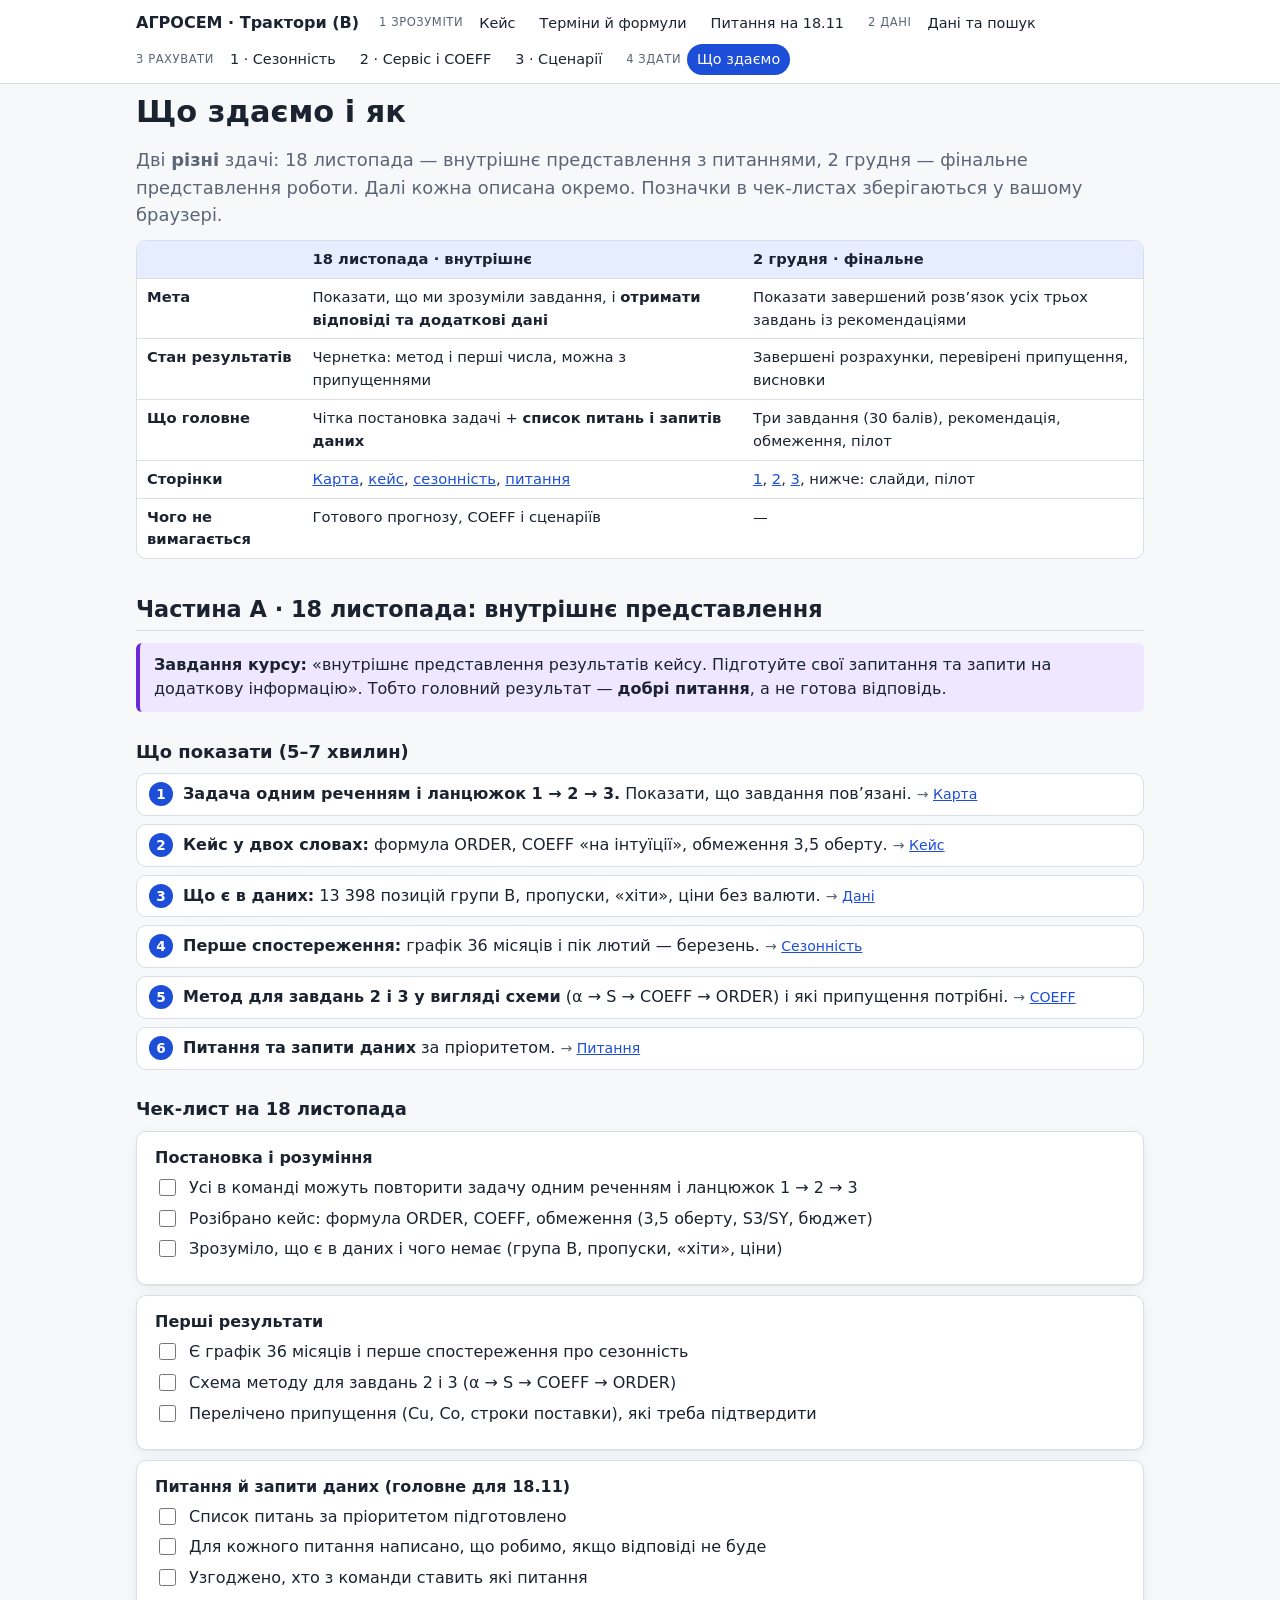
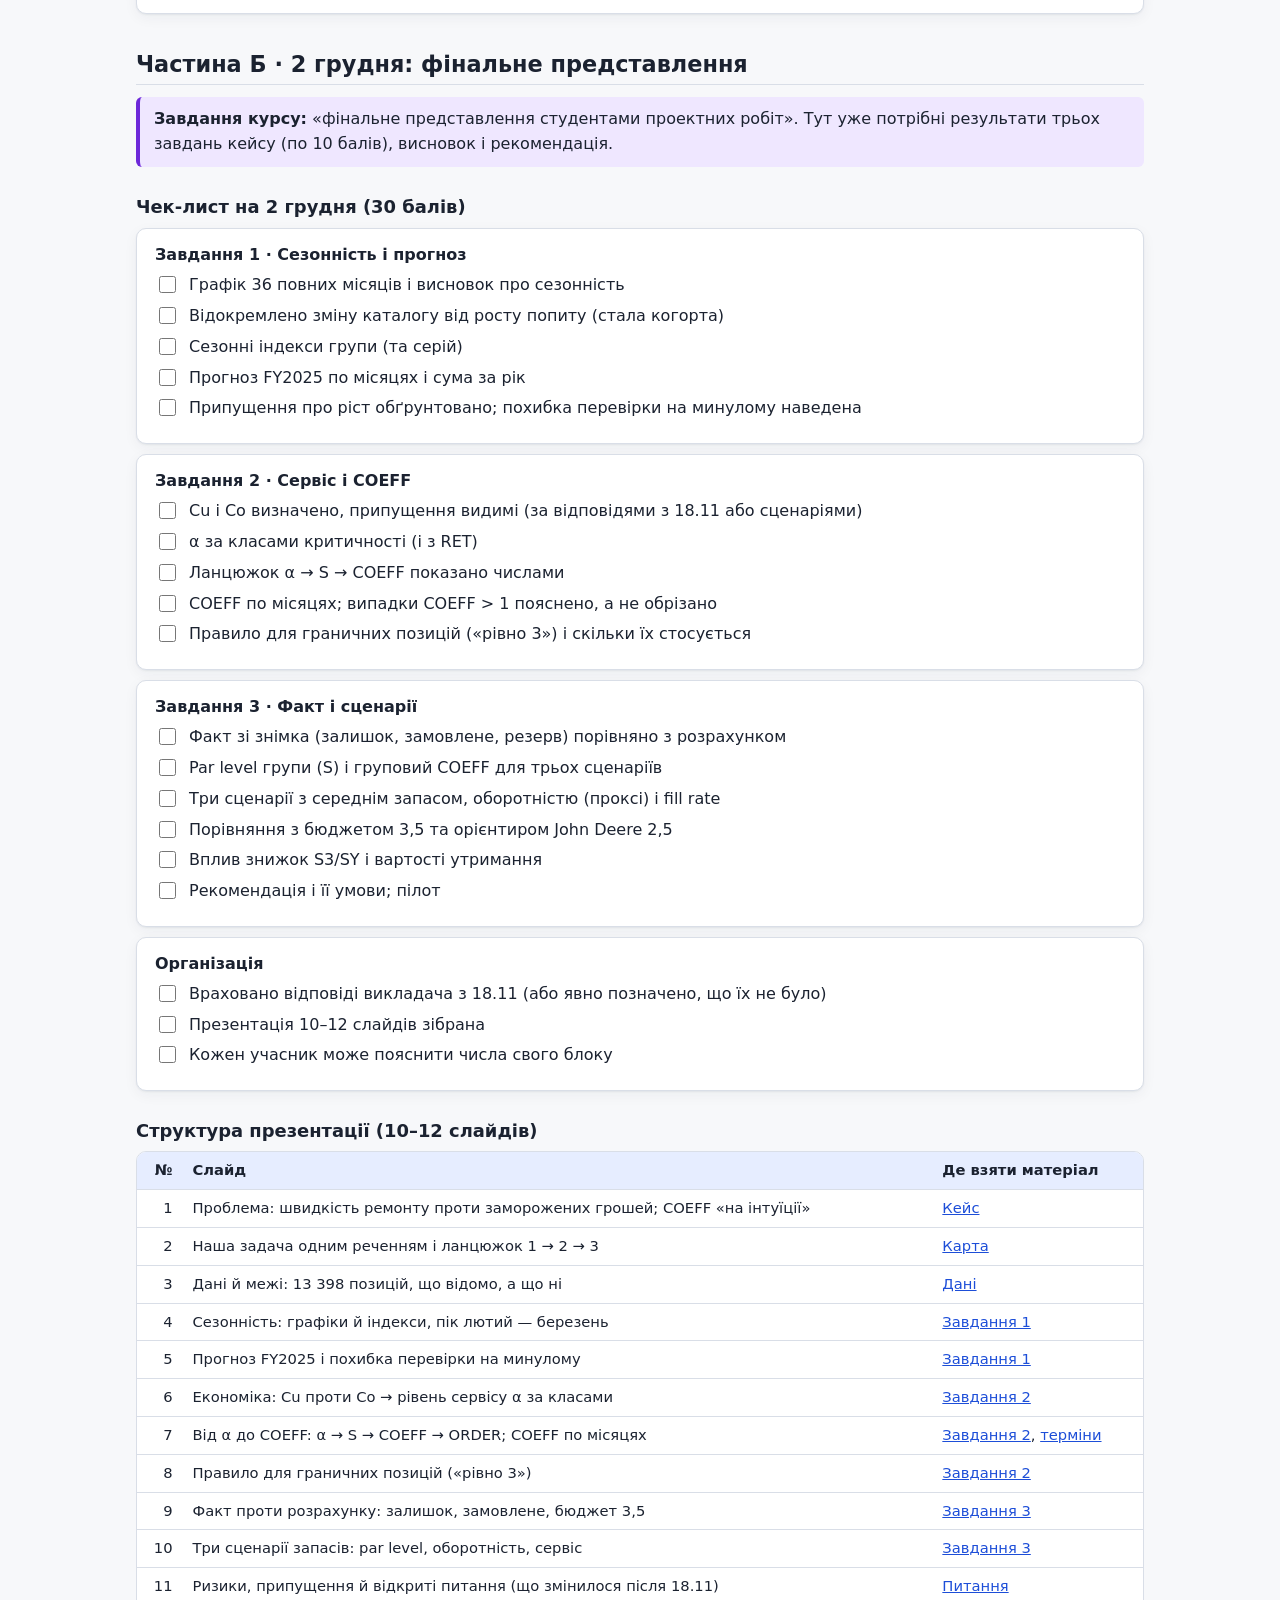
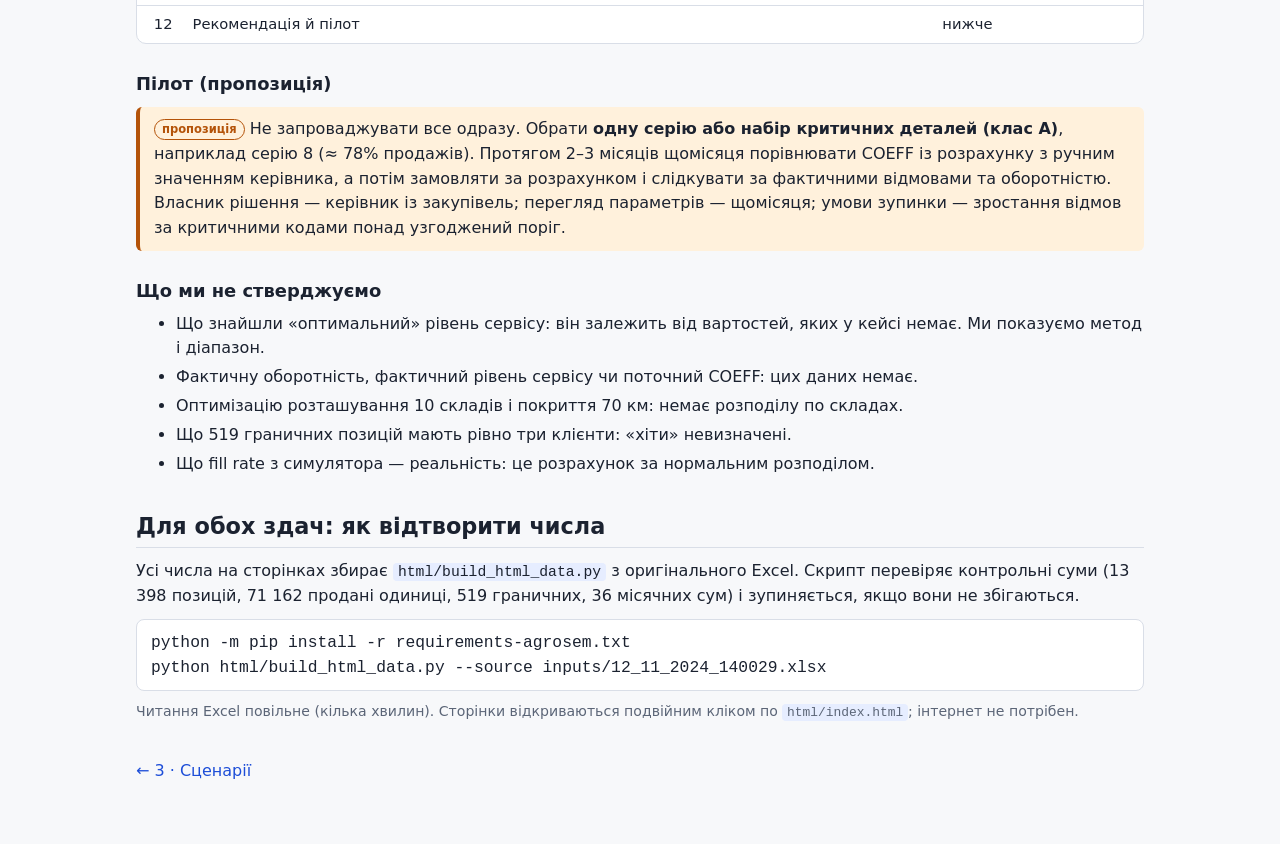
<file: html/4_deliverables.html>
<!doctype html>
<html lang="uk">
<head>
<meta charset="utf-8">
<meta name="viewport" content="width=device-width, initial-scale=1">
<title>Що здаємо і як</title>
<link rel="stylesheet" href="assets/style.css">
</head>
<body data-page="deliver">
<div id="top"></div>
<main class="wrap">

<h1>Що здаємо і як</h1>
<p class="lead">Дві <b>різні</b> здачі: 18 листопада — внутрішнє представлення з питаннями, 2 грудня — фінальне представлення роботи. Далі кожна описана окремо. Позначки в чек-листах зберігаються у вашому браузері.</p>

<div class="tbl-wrap"><table>
<thead><tr><th></th><th>18 листопада · внутрішнє</th><th>2 грудня · фінальне</th></tr></thead>
<tbody>
<tr><td><b>Мета</b></td><td>Показати, що ми зрозуміли завдання, і <b>отримати відповіді та додаткові дані</b></td><td>Показати завершений розв’язок усіх трьох завдань із рекомендаціями</td></tr>
<tr><td><b>Стан результатів</b></td><td>Чернетка: метод і перші числа, можна з припущеннями</td><td>Завершені розрахунки, перевірені припущення, висновки</td></tr>
<tr><td><b>Що головне</b></td><td>Чітка постановка задачі + <b>список питань і запитів даних</b></td><td>Три завдання (30 балів), рекомендація, обмеження, пілот</td></tr>
<tr><td><b>Сторінки</b></td><td><a href="index.html">Карта</a>, <a href="1_case.html">кейс</a>, <a href="3a_seasonality.html">сезонність</a>, <a href="1_questions.html">питання</a></td><td><a href="3a_seasonality.html">1</a>, <a href="3b_service_coeff.html">2</a>, <a href="3c_scenarios.html">3</a>, нижче: слайди, пілот</td></tr>
<tr><td><b>Чого не вимагається</b></td><td>Готового прогнозу, COEFF і сценаріїв</td><td>—</td></tr>
</tbody></table></div>

<!-- ===================== 18 ЛИСТОПАДА ===================== -->
<h2 id="nov18">Частина А · 18 листопада: внутрішнє представлення</h2>
<div class="callout ask">
  <p><b>Завдання курсу:</b> «внутрішнє представлення результатів кейсу. Підготуйте свої запитання та запити на додаткову інформацію». Тобто головний результат — <b>добрі питання</b>, а не готова відповідь.</p>
</div>

<h3>Що показати (5–7 хвилин)</h3>
<ol class="steps-list">
  <li><b>Задача одним реченням і ланцюжок 1 → 2 → 3.</b> Показати, що завдання пов’язані. <span class="small muted">→ <a href="index.html">Карта</a></span></li>
  <li><b>Кейс у двох словах:</b> формула ORDER, COEFF «на інтуїції», обмеження 3,5 оберту. <span class="small muted">→ <a href="1_case.html">Кейс</a></span></li>
  <li><b>Що є в даних:</b> 13 398 позицій групи B, пропуски, «хіти», ціни без валюти. <span class="small muted">→ <a href="2_data.html">Дані</a></span></li>
  <li><b>Перше спостереження:</b> графік 36 місяців і пік лютий — березень. <span class="small muted">→ <a href="3a_seasonality.html">Сезонність</a></span></li>
  <li><b>Метод для завдань 2 і 3 у вигляді схеми</b> (α → S → COEFF → ORDER) і які припущення потрібні. <span class="small muted">→ <a href="3b_service_coeff.html">COEFF</a></span></li>
  <li><b>Питання та запити даних</b> за пріоритетом. <span class="small muted">→ <a href="1_questions.html">Питання</a></span></li>
</ol>

<h3>Чек-лист на 18 листопада</h3>
<div id="check-a"></div>

<!-- ===================== 2 ГРУДНЯ ===================== -->
<h2 id="dec2">Частина Б · 2 грудня: фінальне представлення</h2>
<div class="callout ask">
  <p><b>Завдання курсу:</b> «фінальне представлення студентами проектних робіт». Тут уже потрібні результати трьох завдань кейсу (по 10 балів), висновок і рекомендація.</p>
</div>

<h3>Чек-лист на 2 грудня (30 балів)</h3>
<div id="check-f"></div>

<h3>Структура презентації (10–12 слайдів)</h3>
<div class="tbl-wrap"><table>
<thead><tr><th class="num">№</th><th>Слайд</th><th>Де взяти матеріал</th></tr></thead>
<tbody>
<tr><td class="num">1</td><td>Проблема: швидкість ремонту проти заморожених грошей; COEFF «на інтуїції»</td><td><a href="1_case.html">Кейс</a></td></tr>
<tr><td class="num">2</td><td>Наша задача одним реченням і ланцюжок 1 → 2 → 3</td><td><a href="index.html">Карта</a></td></tr>
<tr><td class="num">3</td><td>Дані й межі: 13 398 позицій, що відомо, а що ні</td><td><a href="2_data.html">Дані</a></td></tr>
<tr><td class="num">4</td><td>Сезонність: графіки й індекси, пік лютий — березень</td><td><a href="3a_seasonality.html">Завдання 1</a></td></tr>
<tr><td class="num">5</td><td>Прогноз FY2025 і похибка перевірки на минулому</td><td><a href="3a_seasonality.html">Завдання 1</a></td></tr>
<tr><td class="num">6</td><td>Економіка: Cu проти Co → рівень сервісу α за класами</td><td><a href="3b_service_coeff.html">Завдання 2</a></td></tr>
<tr><td class="num">7</td><td>Від α до COEFF: α → S → COEFF → ORDER; COEFF по місяцях</td><td><a href="3b_service_coeff.html">Завдання 2</a>, <a href="1_glossary.html">терміни</a></td></tr>
<tr><td class="num">8</td><td>Правило для граничних позицій («рівно 3»)</td><td><a href="3b_service_coeff.html">Завдання 2</a></td></tr>
<tr><td class="num">9</td><td>Факт проти розрахунку: залишок, замовлене, бюджет 3,5</td><td><a href="3c_scenarios.html">Завдання 3</a></td></tr>
<tr><td class="num">10</td><td>Три сценарії запасів: par level, оборотність, сервіс</td><td><a href="3c_scenarios.html">Завдання 3</a></td></tr>
<tr><td class="num">11</td><td>Ризики, припущення й відкриті питання (що змінилося після 18.11)</td><td><a href="1_questions.html">Питання</a></td></tr>
<tr><td class="num">12</td><td>Рекомендація й пілот</td><td>нижче</td></tr>
</tbody></table></div>

<h3>Пілот (пропозиція)</h3>
<div class="callout assume">
  <p><span class="tag assume">пропозиція</span> Не запроваджувати все одразу. Обрати <b>одну серію або набір критичних деталей (клас A)</b>, наприклад серію 8 (≈ 78% продажів). Протягом 2–3 місяців щомісяця порівнювати COEFF із розрахунку з ручним значенням керівника, а потім замовляти за розрахунком і слідкувати за фактичними відмовами та оборотністю. Власник рішення — керівник із закупівель; перегляд параметрів — щомісяця; умови зупинки — зростання відмов за критичними кодами понад узгоджений поріг.</p>
</div>

<h3>Що ми не стверджуємо</h3>
<ul>
  <li>Що знайшли «оптимальний» рівень сервісу: він залежить від вартостей, яких у кейсі немає. Ми показуємо метод і діапазон.</li>
  <li>Фактичну оборотність, фактичний рівень сервісу чи поточний COEFF: цих даних немає.</li>
  <li>Оптимізацію розташування 10 складів і покриття 70 км: немає розподілу по складах.</li>
  <li>Що 519 граничних позицій мають рівно три клієнти: «хіти» невизначені.</li>
  <li>Що fill rate з симулятора — реальність: це розрахунок за нормальним розподілом.</li>
</ul>

<!-- ===================== СПІЛЬНЕ ===================== -->
<h2>Для обох здач: як відтворити числа</h2>
<p>Усі числа на сторінках збирає <code>html/build_html_data.py</code> з оригінального Excel. Скрипт перевіряє контрольні суми (13 398 позицій, 71 162 продані одиниці, 519 граничних, 36 місячних сум) і зупиняється, якщо вони не збігаються.</p>
<pre class="formula">python -m pip install -r requirements-agrosem.txt
python html/build_html_data.py --source inputs/12_11_2024_140029.xlsx</pre>
<p class="small muted">Читання Excel повільне (кілька хвилин). Сторінки відкриваються подвійним кліком по <code>html/index.html</code>; інтернет не потрібен.</p>

<div id="pager"></div>
</main>
<script src="assets/common.js"></script>
<script>
(function () {
  var A = [['Постановка і розуміння', [
      'Усі в команді можуть повторити задачу одним реченням і ланцюжок 1 → 2 → 3',
      'Розібрано кейс: формула ORDER, COEFF, обмеження (3,5 оберту, S3/SY, бюджет)',
      'Зрозуміло, що є в даних і чого немає (група B, пропуски, «хіти», ціни)']],
    ['Перші результати', [
      'Є графік 36 місяців і перше спостереження про сезонність',
      'Схема методу для завдань 2 і 3 (α → S → COEFF → ORDER)',
      'Перелічено припущення (Cu, Co, строки поставки), які треба підтвердити']],
    ['Питання й запити даних (головне для 18.11)', [
      'Список питань за пріоритетом підготовлено',
      'Для кожного питання написано, що робимо, якщо відповіді не буде',
      'Узгоджено, хто з команди ставить які питання']]];
  var F = [['Завдання 1 · Сезонність і прогноз', [
      'Графік 36 повних місяців і висновок про сезонність',
      'Відокремлено зміну каталогу від росту попиту (стала когорта)',
      'Сезонні індекси групи (та серій)',
      'Прогноз FY2025 по місяцях і сума за рік',
      'Припущення про ріст обґрунтовано; похибка перевірки на минулому наведена']],
    ['Завдання 2 · Сервіс і COEFF', [
      'Cu і Co визначено, припущення видимі (за відповідями з 18.11 або сценаріями)',
      'α за класами критичності (і з RET)',
      'Ланцюжок α → S → COEFF показано числами',
      'COEFF по місяцях; випадки COEFF > 1 пояснено, а не обрізано',
      'Правило для граничних позицій («рівно 3») і скільки їх стосується']],
    ['Завдання 3 · Факт і сценарії', [
      'Факт зі знімка (залишок, замовлене, резерв) порівняно з розрахунком',
      'Par level групи (S) і груповий COEFF для трьох сценаріїв',
      'Три сценарії з середнім запасом, оборотністю (проксі) і fill rate',
      'Порівняння з бюджетом 3,5 та орієнтиром John Deere 2,5',
      'Вплив знижок S3/SY і вартості утримання',
      'Рекомендація і її умови; пілот']],
    ['Організація', [
      'Враховано відповіді викладача з 18.11 (або явно позначено, що їх не було)',
      'Презентація 10–12 слайдів зібрана',
      'Кожен учасник може пояснити числа свого блоку']]];

  var st = U.store('deliver.checks2') || {};
  function render(id, L, pre) {
    var html = '';
    L.forEach(function (g, gi) {
      html += '<div class="card" style="margin:10px 0"><h4>' + U.esc(g[0]) + '</h4>';
      g[1].forEach(function (t, i) {
        var k = pre + gi + '-' + i;
        html += '<label class="row" style="display:flex;gap:10px;margin:6px 0;cursor:pointer"><input type="checkbox" data-id="' + k + '"' + (st[k] ? ' checked' : '') + '><span>' + U.esc(t) + '</span></label>';
      });
      html += '</div>';
    });
    U.el(id).innerHTML = html;
    U.el(id).addEventListener('change', function (e) { var k = e.target.getAttribute('data-id'); if (k) { st[k] = e.target.checked; U.store('deliver.checks2', st); } });
  }
  render('check-a', A, 'a'); render('check-f', F, 'f');
})();
</script>
</body>
</html>
</file>
<file: html/assets/style.css>
/* АГРОСЕМ · Трактори (B) — спільні стилі. Без зовнішніх ресурсів: працює офлайн. */
:root {
  --bg: #f7f8fa; --surface: #ffffff; --text: #1b2230; --muted: #5b6577; --border: #d9dee7;
  --accent: #1d4ed8; --accent-soft: #e6edff;
  --given: #0f766e; --given-soft: #dcf5f1;     /* факт із кейсу */
  --assume: #b45309; --assume-soft: #fff1dc;   /* наше припущення */
  --ask: #6d28d9; --ask-soft: #efe7ff;         /* питання до викладача */
  --warn: #b91c1c; --warn-soft: #fde8e8;
  --c1: #1d4ed8; --c2: #d97706; --c3: #0f766e; --c4: #7c3aed; --c5: #be123c; --c6: #475569;
  --radius: 10px; --shadow: 0 1px 2px rgba(20,30,50,.06), 0 4px 14px rgba(20,30,50,.05);
}
@media (prefers-color-scheme: dark) {
  :root {
    --bg: #11151c; --surface: #1a202b; --text: #e8ecf3; --muted: #9aa5b8; --border: #2e3747;
    --accent: #7aa2ff; --accent-soft: #1c2a4d;
    --given: #4fd1c0; --given-soft: #12332f;
    --assume: #f5b25c; --assume-soft: #3a2a12;
    --ask: #b79bff; --ask-soft: #2b2250;
    --warn: #ff8a8a; --warn-soft: #3d1c1c;
    --c1: #7aa2ff; --c2: #f5b25c; --c3: #4fd1c0; --c4: #b79bff; --c5: #ff8fa8; --c6: #9aa5b8;
    --shadow: none;
  }
}
* { box-sizing: border-box; }
html { scroll-behavior: smooth; }
body { margin: 0; background: var(--bg); color: var(--text); line-height: 1.55;
  font: 16px/1.55 system-ui, -apple-system, "Segoe UI", Roboto, "Helvetica Neue", Arial, sans-serif; }
a { color: var(--accent); }
h1, h2, h3, h4 { line-height: 1.25; margin: 1.6em 0 .5em; }
h1 { font-size: 1.9rem; margin-top: .3em; }
h2 { font-size: 1.4rem; border-bottom: 1px solid var(--border); padding-bottom: .3em; }
h3 { font-size: 1.12rem; }
p, ul, ol { margin: .6em 0; }
li { margin: .25em 0; }
code, .mono { font-family: ui-monospace, "Cascadia Code", Consolas, monospace; font-size: .92em;
  background: var(--accent-soft); padding: .08em .35em; border-radius: 4px; }
.wrap { max-width: 1040px; margin: 0 auto; padding: 0 16px 60px; }
.lead { font-size: 1.12rem; color: var(--muted); }
.muted { color: var(--muted); }
.small { font-size: .88rem; }
.nowrap { white-space: nowrap; }

/* верхня навігація */
.top { position: sticky; top: 0; z-index: 20; background: var(--surface); border-bottom: 1px solid var(--border); }
.top-in { max-width: 1040px; margin: 0 auto; padding: 8px 16px; display: flex; flex-wrap: wrap; gap: 6px 14px; align-items: center; }
.brand { font-weight: 700; text-decoration: none; color: var(--text); margin-right: 6px; }
.stage { display: flex; flex-wrap: wrap; align-items: center; gap: 4px; }
.stage-label { font-size: .72rem; text-transform: uppercase; letter-spacing: .05em; color: var(--muted); margin-right: 2px; }
.top a.nav { text-decoration: none; color: var(--text); padding: 3px 9px; border-radius: 999px; font-size: .9rem; border: 1px solid transparent; }
.top a.nav:hover { background: var(--accent-soft); }
.top a.nav.on { background: var(--accent); color: #fff; }
@media (prefers-color-scheme: dark) { .top a.nav.on { color: #0b1020; } }

/* блоки */
.card { background: var(--surface); border: 1px solid var(--border); border-radius: var(--radius); padding: 16px 18px; box-shadow: var(--shadow); }
.grid { display: grid; gap: 14px; }
.g2 { grid-template-columns: repeat(auto-fit, minmax(300px, 1fr)); }
.g3 { grid-template-columns: repeat(auto-fit, minmax(230px, 1fr)); }
.g4 { grid-template-columns: repeat(auto-fit, minmax(170px, 1fr)); }
.card h3:first-child, .card h4:first-child { margin-top: 0; }
a.card { text-decoration: none; color: inherit; display: block; }
a.card:hover { border-color: var(--accent); }
.kpi { text-align: left; }
.kpi .v { font-size: 1.6rem; font-weight: 700; }
.kpi .l { color: var(--muted); font-size: .86rem; }

.hero { background: var(--accent-soft); border: 1px solid var(--border); border-left: 5px solid var(--accent);
  border-radius: var(--radius); padding: 16px 20px; font-size: 1.12rem; }
.callout { border-left: 4px solid var(--border); background: var(--surface); padding: 10px 14px; border-radius: 6px; margin: 12px 0; }
.callout.given { border-color: var(--given); background: var(--given-soft); }
.callout.assume { border-color: var(--assume); background: var(--assume-soft); }
.callout.ask { border-color: var(--ask); background: var(--ask-soft); }
.callout.warn { border-color: var(--warn); background: var(--warn-soft); }
.callout > :first-child { margin-top: 0; } .callout > :last-child { margin-bottom: 0; }

/* мітки походження інформації */
.tag { display: inline-block; font-size: .72rem; font-weight: 700; padding: 1px 7px; border-radius: 999px;
  border: 1px solid currentColor; vertical-align: middle; white-space: nowrap; }
.tag.given { color: var(--given); background: var(--given-soft); }
.tag.data { color: var(--accent); background: var(--accent-soft); }
.tag.assume { color: var(--assume); background: var(--assume-soft); }
.tag.ask { color: var(--ask); background: var(--ask-soft); }
.tag.pts { color: var(--text); background: var(--surface); }

/* таблиці */
.tbl-wrap { overflow-x: auto; border: 1px solid var(--border); border-radius: var(--radius); background: var(--surface); }
table { border-collapse: collapse; width: 100%; font-size: .92rem; }
th, td { padding: 7px 10px; text-align: left; border-bottom: 1px solid var(--border); vertical-align: top; }
th { background: var(--accent-soft); font-weight: 600; position: sticky; top: 0; }
tr:last-child td { border-bottom: none; }
td.num, th.num { text-align: right; font-variant-numeric: tabular-nums; }
tr.sel { background: var(--accent-soft); }

/* схема-ланцюжок */
.chain { display: flex; flex-wrap: wrap; gap: 8px; align-items: stretch; margin: 14px 0; }
.chain .step { flex: 1 1 170px; background: var(--surface); border: 1px solid var(--border); border-radius: var(--radius); padding: 10px 12px; position: relative; }
.chain .step b { display: block; margin-bottom: 3px; }
.chain .step .n { display: inline-block; width: 22px; height: 22px; line-height: 22px; text-align: center; border-radius: 50%;
  background: var(--accent); color: #fff; font-size: .8rem; margin-right: 6px; }
@media (prefers-color-scheme: dark) { .chain .step .n { color: #0b1020; } }
.chain .arrow { align-self: center; color: var(--muted); font-size: 1.3rem; }
.formula { font-family: ui-monospace, Consolas, monospace; background: var(--surface); border: 1px solid var(--border);
  border-radius: 8px; padding: 10px 14px; margin: 10px 0; overflow-x: auto; font-size: 1.02rem; }

/* форми та інструменти */
.tool { background: var(--surface); border: 2px solid var(--accent); border-radius: var(--radius); padding: 14px 18px; margin: 18px 0; }
.tool > h3 { margin-top: 0; }
.tool-badge { display: inline-block; background: var(--accent); color: #fff; font-size: .72rem; font-weight: 700;
  letter-spacing: .05em; text-transform: uppercase; padding: 2px 8px; border-radius: 4px; margin-bottom: 6px; }
@media (prefers-color-scheme: dark) { .tool-badge { color: #0b1020; } }
.controls { display: flex; flex-wrap: wrap; gap: 10px 18px; align-items: flex-end; margin: 10px 0; }
.field { display: flex; flex-direction: column; gap: 3px; font-size: .86rem; color: var(--muted); }
.field input, .field select { font: inherit; color: var(--text); background: var(--bg); border: 1px solid var(--border);
  border-radius: 6px; padding: 5px 8px; min-width: 90px; }
.field input[type=range] { padding: 0; min-width: 160px; }
.field .tag { align-self: flex-start; }
input.assume-in { border: 1px solid var(--assume); background: var(--assume-soft); color: var(--text); font: inherit; border-radius: 6px; padding: 4px 6px; }
input.given-in { border: 1px solid var(--given); background: var(--given-soft); color: var(--text); font: inherit; border-radius: 6px; padding: 5px 8px; }
.field .hint { font-size: .74rem; }
button, .btn { font: inherit; cursor: pointer; border: 1px solid var(--accent); background: var(--accent); color: #fff;
  padding: 6px 14px; border-radius: 6px; }
@media (prefers-color-scheme: dark) { button, .btn { color: #0b1020; } }
button.ghost { background: transparent; color: var(--accent); }
button:disabled { opacity: .45; cursor: default; }
.seg { display: inline-flex; border: 1px solid var(--border); border-radius: 8px; overflow: hidden; }
.seg button { background: var(--surface); color: var(--text); border: 0; border-radius: 0; padding: 6px 12px; border-right: 1px solid var(--border); }
.seg button:last-child { border-right: 0; }
.seg button.on { background: var(--accent); color: #fff; }
@media (prefers-color-scheme: dark) { .seg button.on { color: #0b1020; } }
input[type=checkbox] { width: 17px; height: 17px; accent-color: var(--accent); }

/* графіки */
.chart { position: relative; width: 100%; margin: 8px 0; }
.chart svg { width: 100%; height: auto; display: block; }
.chart .ax { stroke: var(--border); stroke-width: 1; }
.chart .gr { stroke: var(--border); stroke-width: .6; stroke-dasharray: 3 3; }
.chart text { fill: var(--muted); font-size: 11px; font-family: inherit; }
.chart .tip { position: absolute; pointer-events: none; background: var(--surface); border: 1px solid var(--border);
  border-radius: 6px; padding: 6px 9px; font-size: .8rem; box-shadow: var(--shadow); display: none; z-index: 3; min-width: 130px; }
.legend { display: flex; flex-wrap: wrap; gap: 4px 14px; font-size: .84rem; margin: 2px 0 6px; }
.legend i { display: inline-block; width: 14px; height: 4px; border-radius: 2px; margin-right: 5px; vertical-align: middle; }

.steps-list { counter-reset: s; list-style: none; padding: 0; }
.steps-list > li { counter-increment: s; position: relative; padding: 8px 12px 8px 46px; margin: 8px 0;
  background: var(--surface); border: 1px solid var(--border); border-radius: var(--radius); }
.steps-list > li::before { content: counter(s); position: absolute; left: 12px; top: 8px; width: 24px; height: 24px;
  line-height: 24px; text-align: center; border-radius: 50%; background: var(--accent); color: #fff; font-weight: 700; font-size: .85rem; }
@media (prefers-color-scheme: dark) { .steps-list > li::before { color: #0b1020; } }
.pager { display: flex; justify-content: space-between; gap: 10px; margin-top: 36px; flex-wrap: wrap; }
.pager a { text-decoration: none; }
details { background: var(--surface); border: 1px solid var(--border); border-radius: 8px; padding: 8px 14px; margin: 8px 0; }
summary { cursor: pointer; font-weight: 600; }
.q { background: var(--surface); border: 1px solid var(--border); border-radius: var(--radius); padding: 12px 14px; margin: 10px 0; }
.q.done { opacity: .6; }
.q label.row { display: flex; gap: 10px; align-items: flex-start; cursor: pointer; }
.q .meta { font-size: .84rem; color: var(--muted); margin-top: 4px; }
@media (max-width: 600px) { h1 { font-size: 1.55rem; } .top-in { padding: 6px 12px; } }
@media print { .top, .pager, .tool .controls { display: none; } body { background: #fff; color: #000; } }
</file>
